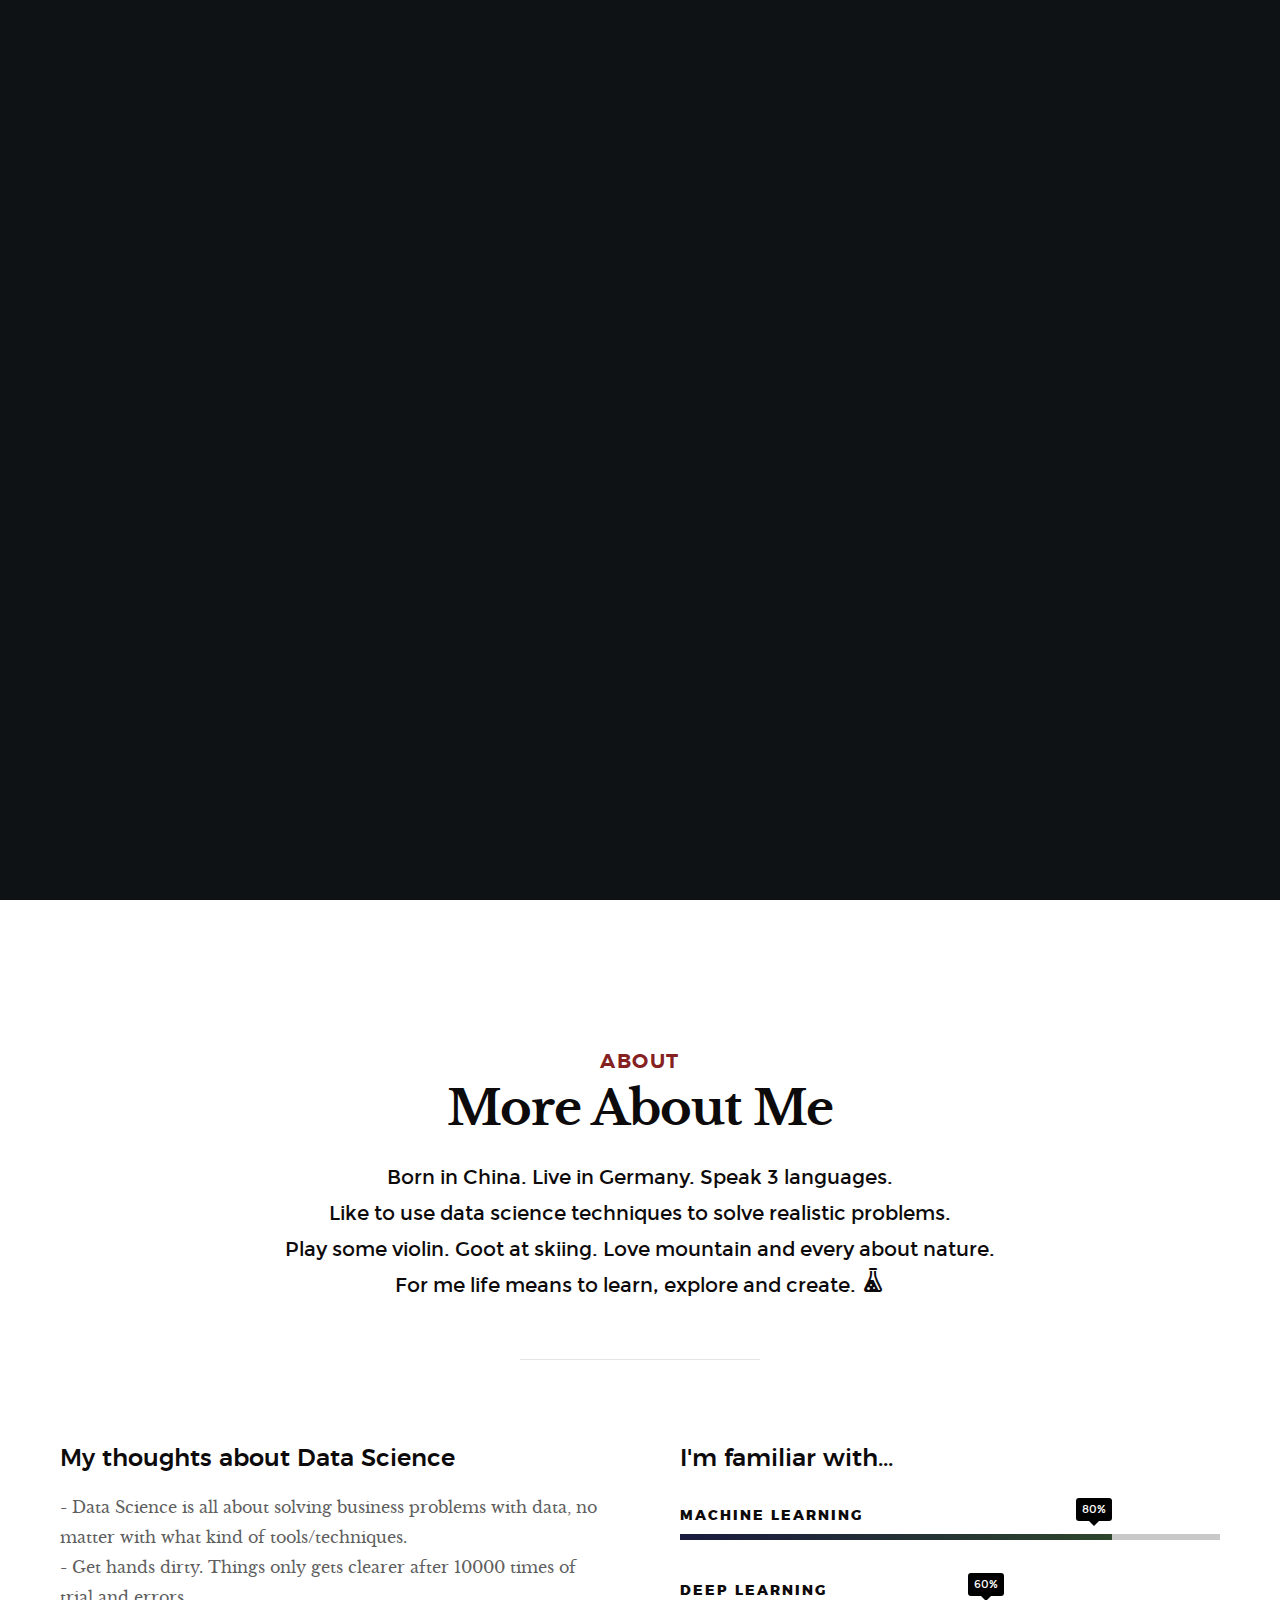
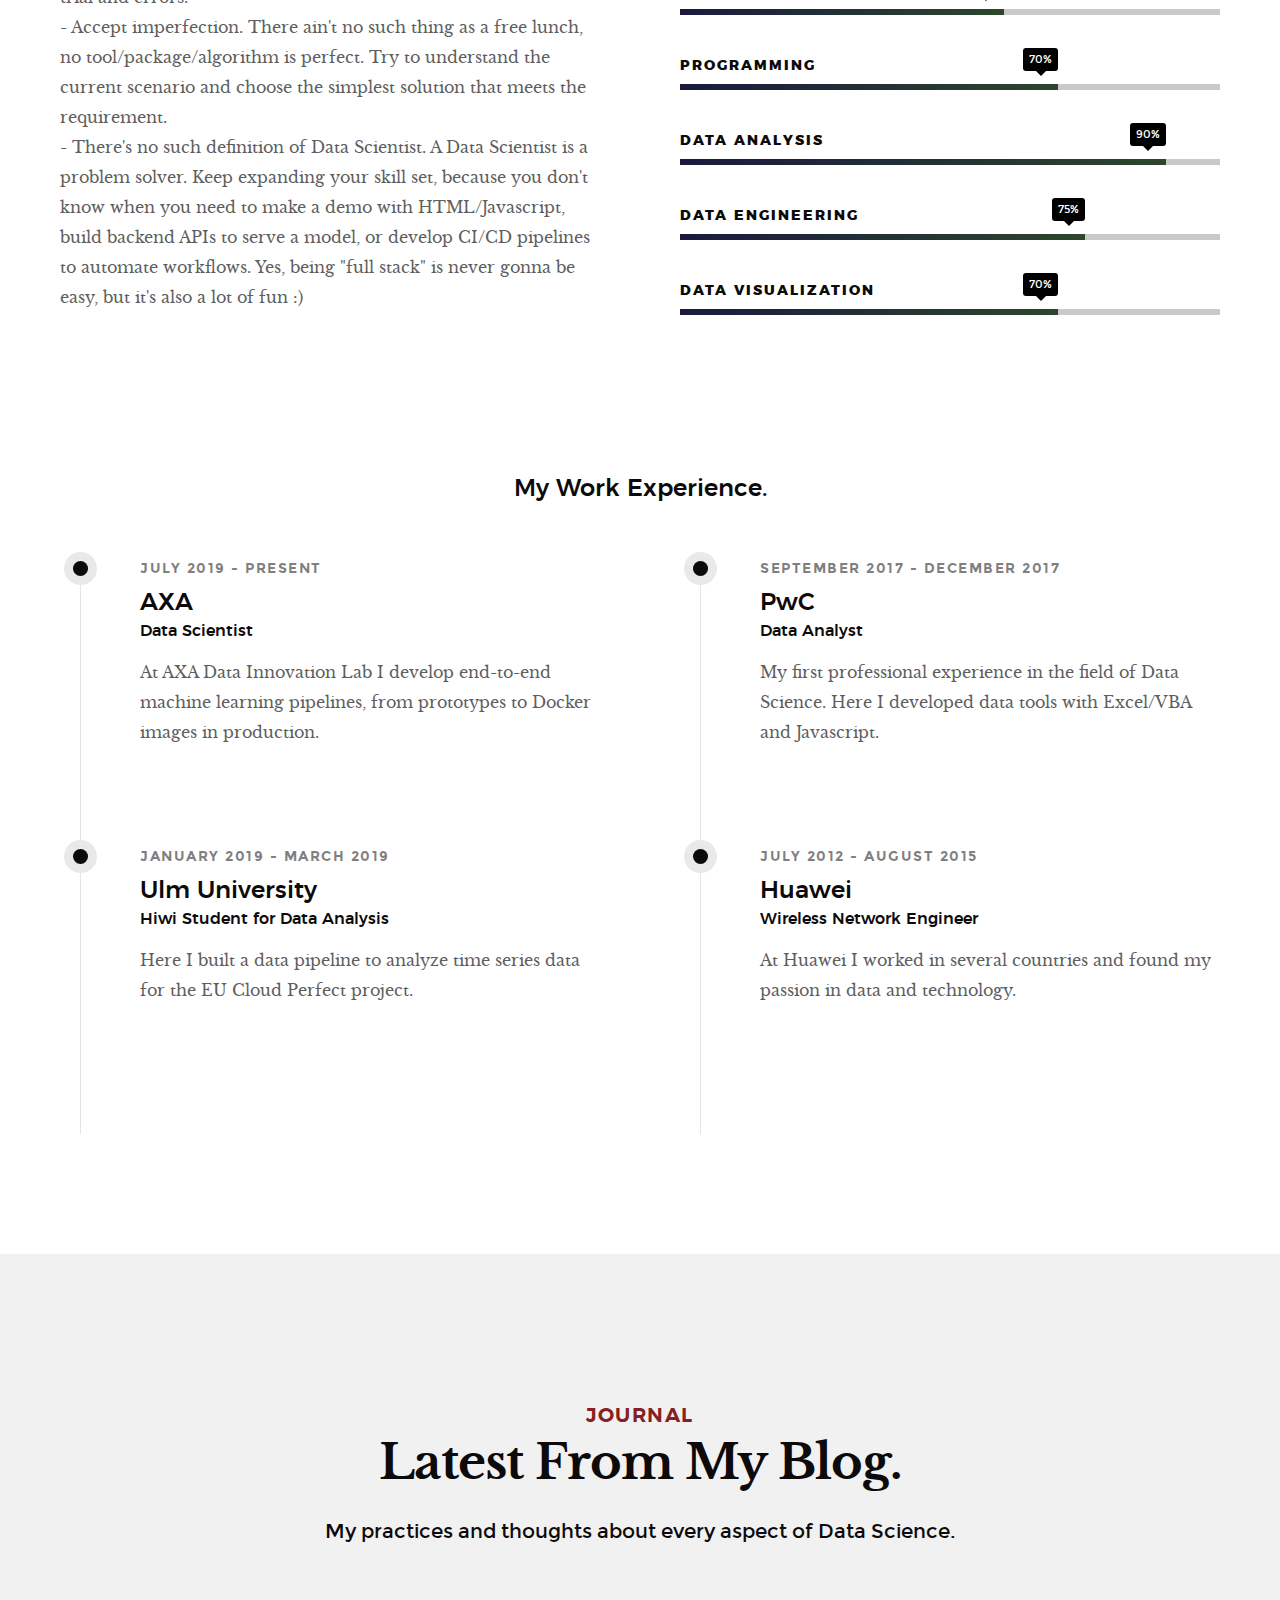
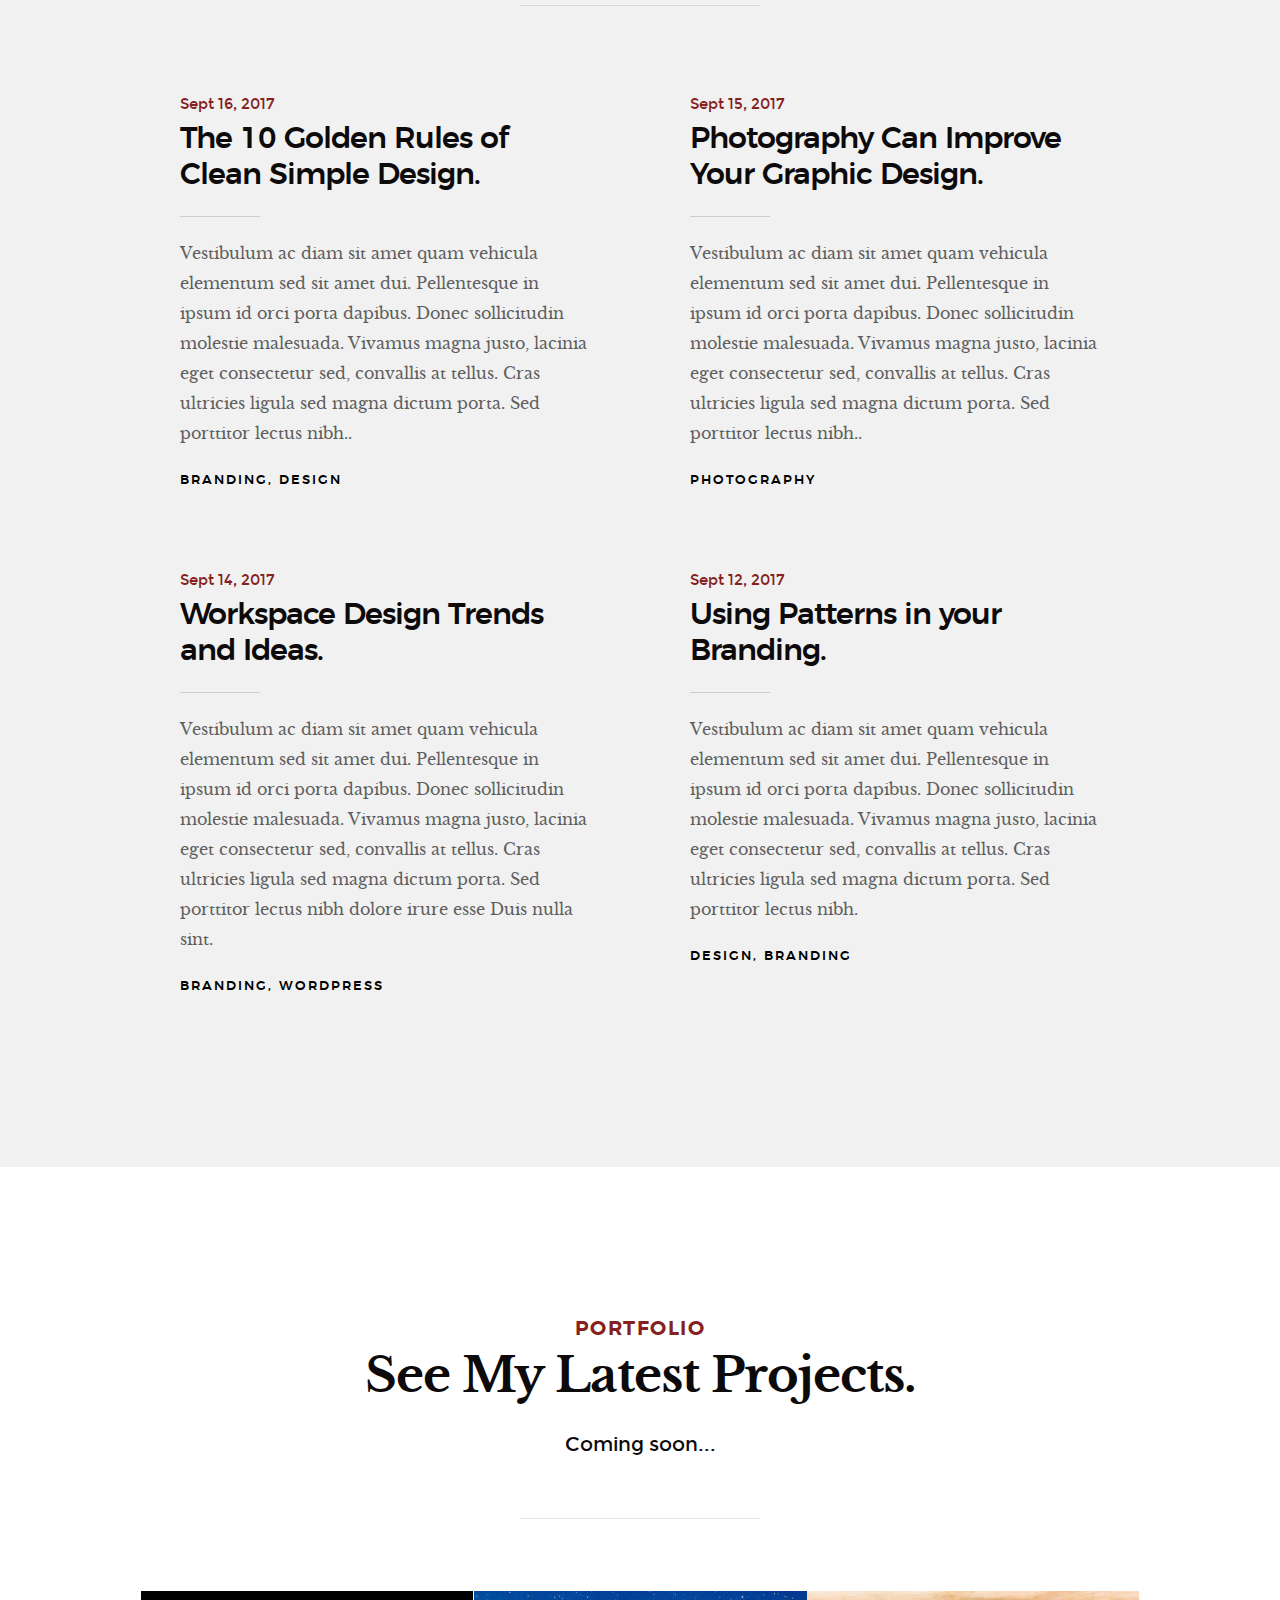
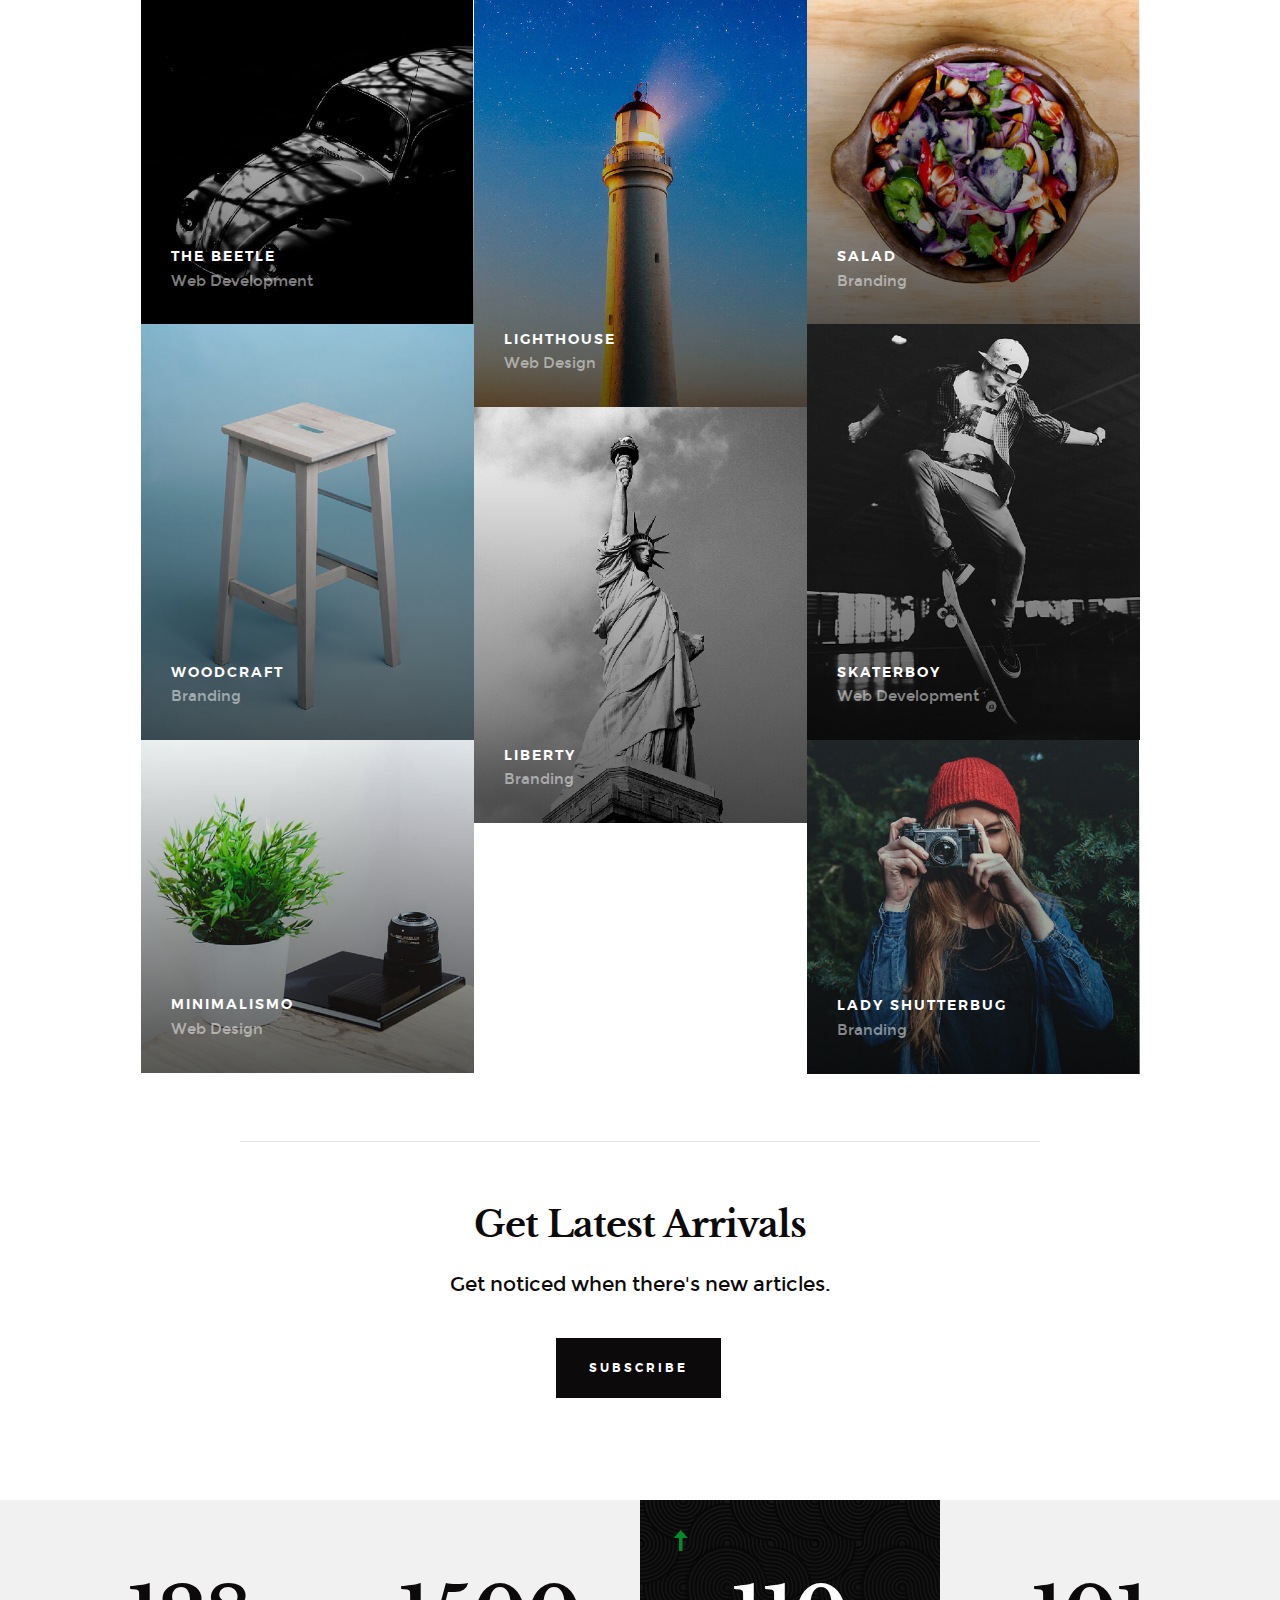
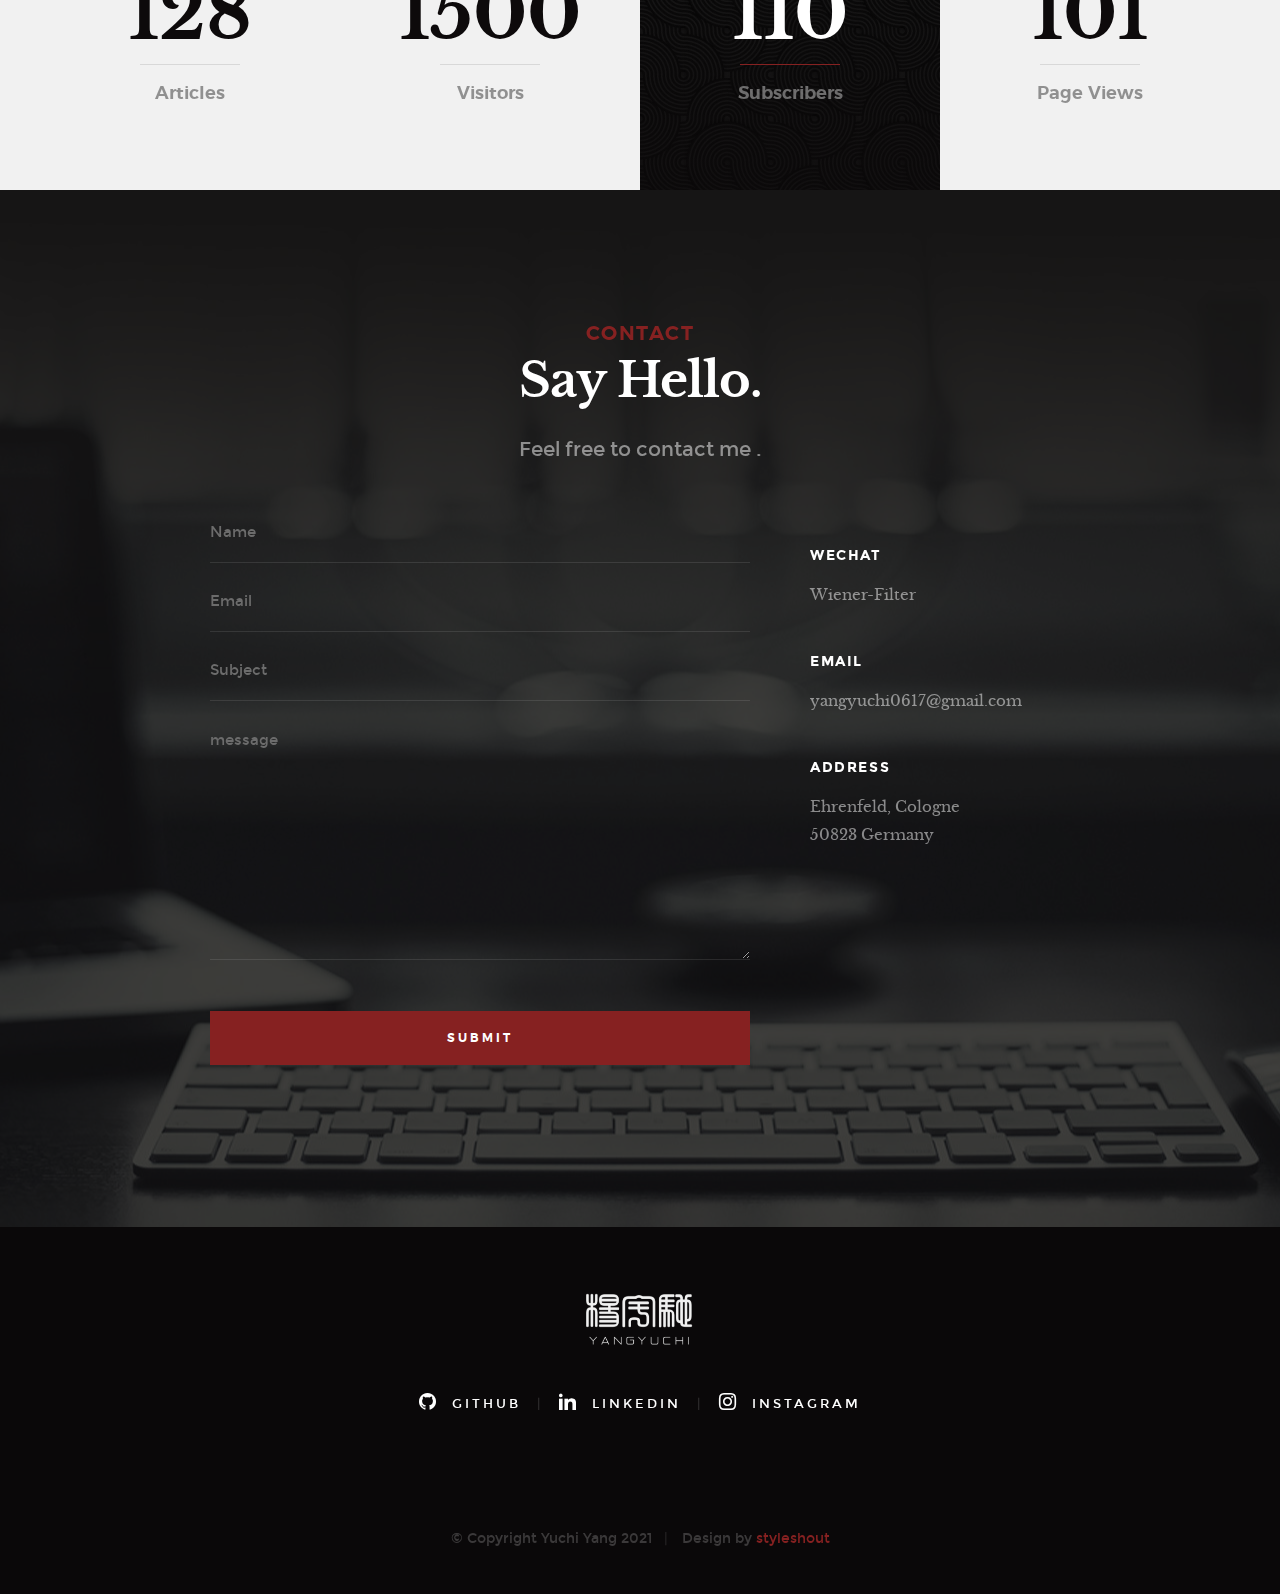
<file: index.html>
<!DOCTYPE html>
<!--[if lt IE 9 ]><html class="no-js oldie" lang="en"> <![endif]-->
<!--[if IE 9 ]><html class="no-js oldie ie9" lang="en"> <![endif]-->
<!--[if (gte IE 9)|!(IE)]><!-->
<html class="no-js" lang="en">
<!--<![endif]-->

<head>

    <!--- basic page needs
    ================================================== -->
    <meta charset="utf-8">
    <title>Yuchi's Blog</title>
    <meta name="description" content="This is my personal blog.">
    <meta name="author" content="">

    <!-- mobile specific metas
    ================================================== -->
    <meta name="viewport" content="width=device-width, initial-scale=1">

    <!-- CSS
    ================================================== -->
    <link rel="stylesheet" href="/theme/css/base.css" type="text/css" />
    <link rel="stylesheet" href="/theme/css/vendor.css" type="text/css" />
    <link rel="stylesheet" href="/theme/css/main.css" type="text/css" />

    <!-- script
    ================================================== -->
    <script src="/theme/js/modernizr.js"></script>
    <script src="/theme/js/pace.min.js"></script>

    <!-- favicons
    ================================================== -->
    <link rel="shortcut icon" href="/theme/images/favicon.ico" type="image/x-icon">
    <link rel="icon" href="/theme/images/favicon.ico" type="image/x-icon">

    <!-- Global site tag (gtag.js) - Google Analytics -->
    <script async src="https://www.googletagmanager.com/gtag/js?id=G-PTZLCWB4YG"></script>
    <script>
    window.dataLayer = window.dataLayer || [];
    function gtag(){dataLayer.push(arguments);}
    gtag('js', new Date());

    gtag('config', 'G-PTZLCWB4YG');
    </script>

</head>

<body id="top">

    <!-- header
    ================================================== -->
    <header class="s-header">

        <div class="header-logo">
            <a class="site-logo" href="index.html"><img src="/theme/images/logo.png" alt="Homepage"></a>
        </div>

        <nav class="header-nav-wrap">
            <ul class="header-nav">
                <li class="current"><a class="smoothscroll"  href="#home" title="home">Home</a></li>
                <li><a class="smoothscroll"  href="#about" title="about">About</a></li>
                <li><a class="smoothscroll"  href="#blog" title="blog">Blog</a></li>
                <li><a class="smoothscroll"  href="#projects" title="projects">Projects</a></li>
                <li><a class="smoothscroll"  href="#gallery" title="gallery">Gallery</a></li>
                <li><a class="smoothscroll"  href="#contact" title="contact">Contact</a></li>
            </ul>
        </nav>

        <a class="header-menu-toggle" href="#0"><span>Menu</span></a>

    </header> <!-- end s-header -->

   <!-- home
   ================================================== -->
   <section id="home" class="s-home page-hero target-section" data-parallax="scroll" data-image-src="/theme/images/hero-bg.jpg" data-natural-width=3000 data-natural-height=2000 data-position-y=center>

        <div class="overlay"></div>
        <div class="shadow-overlay"></div>

        <div class="home-content">

            <div class="row home-content__main">

                <h3>Hello There</h3>

                <h1>
                    I am Yuchi Yang <br>
                    a Full Stack Data Scientist <br>
                    based in Cologne, Germany.
                </h1>

                <div class="home-content__buttons">
                    <a href="#blog" class="smoothscroll btn btn--stroke">
                        Blog
                    </a>
                    <a href="#projects" class="smoothscroll btn btn--stroke">
                        Projects
                    </a>
                </div>

                <div class="home-content__scroll">
                    <a href="#about" class="scroll-link smoothscroll">
                        <span>Scroll Down</span>
                    </a>
                </div>

            </div>

        </div> <!-- end home-content -->

        <ul class="home-social">
            <li>
                <a href="#"><i class="im im-github" aria-hidden="true"></i><span>Github</span></a>
            </li> 
            <li>
                <a href="#"><i class="im im-instagram" aria-hidden="true"></i><span>Instagram</span></a>
            </li>
            <li>
                <a href="#"><i class="im im-linkedin" aria-hidden="true"></i><span>LinkedIn</span></a>
            </li> 
        </ul> 
        <!-- end home-social -->

    </section> <!-- end s-home -->


    <!-- about
    ================================================== -->
    <section id="about" class="s-about target-section">
        
        <div class="row narrow section-intro has-bottom-sep">
            <div class="col-full text-center">
                <h3>About</h3>
                <h1>More About Me</h1>
                <p class="lead">
                    Born in China. Live in Germany. Speak 3 languages. <br/>
                    Like to use data science techniques to solve realistic problems. <br/>
                    Play some violin. Goot at skiing. Love mountain and every about nature. <br/>
                    For me life means to learn, explore and create. <i class="im im-flask" aria-hidden="true"></i><br/>
                </p>
            </div>
        </div>

        <div class="row about-content">

            <div class="col-six tab-full left">
                <h3>My thoughts about Data Science</h3>

                    - Data Science is all about solving business problems with data, no matter with what kind of tools/techniques. </br>
                    - Get hands dirty. Things only gets clearer after 10000 times of trial and errors. </br> 
                    - Accept imperfection. There ain't no such thing as a free lunch, no tool/package/algorithm is perfect. Try to understand the current scenario and choose the simplest solution that meets the requirement. </br>
                    - There's no such definition of Data Scientist. A Data Scientist is a problem solver. Keep expanding your skill set, because you don't know when you need to make a demo with HTML/Javascript, build backend APIs to serve a model, or develop CI/CD pipelines to automate workflows. 
                    Yes, being "full stack" is never gonna be easy, but it's also a lot of fun :)
            </div>

            <div class="col-six tab-full right">
                <h3>I'm familiar with...</h3>

                <ul class="skill-bars">
                    <li>
                    <div class="progress percent80"><span>80%</span></div>
                    <strong>Machine Learning</strong>
                    </li>
                    <li>
                    <div class="progress percent60"><span>60%</span></div>
                    <strong>Deep Learning</strong>
                    </li>
                    <li>
                    <div class="progress percent70"><span>70%</span></div>
                    <strong>Programming</strong>
                    </li>
                    <li>
                    <div class="progress percent90"><span>90%</span></div>
                    <strong>Data Analysis</strong>
                    </li>
                    <li>
                    <div class="progress percent75"><span>75%</span></div>
                    <strong>Data Engineering</strong>
                    </li>   
                    <li>
                    <div class="progress percent70"><span>70%</span></div>
                    <strong>Data Visualization</strong>
                    </li>   
                </ul>
            </div>

        </div> <!-- end about-content -->


        <div class="row about-content about-content--timeline">

            <div class="col-full text-center">
                <h3>My Work Experience.</h3>
            </div>

            <div class="col-six tab-full left">
                <div class="timeline">

                    <div class="timeline__block">
                        <div class="timeline__bullet"></div>
                        <div class="timeline__header">
                            <p class="timeline__timeframe">July 2019 - Present</p>
                            <h3>AXA</h3>
                            <h5>Data Scientist</h5>
                        </div>
                        <div class="timeline__desc">
                            <p>At AXA Data Innovation Lab I develop end-to-end machine learning pipelines, from prototypes to Docker images in production.</p>
                        </div>
                    </div> <!-- end timeline__block -->

                    <div class="timeline__block">
                        <div class="timeline__bullet"></div>
                        <div class="timeline__header">
                            <p class="timeline__timeframe">January 2019 - March 2019</p>
                            <h3>Ulm University</h3>
                            <h5>Hiwi Student for Data Analysis</h5>
                        </div>
                        <div class="timeline__desc">
                            <p>Here I built a data pipeline to analyze time series data for the EU Cloud Perfect project. </p>
                        </div>
                    </div> <!-- end timeline__block -->

                </div> <!-- end timeline -->
            </div> <!-- end left -->

            <div class="col-six tab-full right">
                <div class="timeline">

                    <div class="timeline__block">
                        <div class="timeline__bullet"></div>
                        <div class="timeline__header">
                            <p class="timeline__timeframe">September 2017 - December 2017</p>
                            <h3>PwC</h3>
                            <h5>Data Analyst</h5>
                        </div>
                        <div class="timeline__desc">	
                            <p>My first professional experience in the field of Data Science. Here I developed data tools with Excel/VBA and Javascript.</p>
                        </div>
                    </div> <!-- end timeline__block -->

                    <div class="timeline__block">
                        <div class="timeline__bullet"></div>
                        <div class="timeline__header">
                            <p class="timeline__timeframe">July 2012 - August 2015</p>
                            <h3>Huawei</h3>
                            <h5>Wireless Network Engineer</h5>
                        </div>
                        <div class="timeline__desc">
                            <p>At Huawei I worked in several countries and found my passion in data and technology.</p>
                        </div>
                    </div> <!-- end timeline__block -->

                </div> <!-- end timeline -->
            </div> <!-- end right -->

        </div> <!-- end about-content timeline -->

    </section> <!-- end about -->

    

    <!-- blog
    ================================================== -->
    <section id="blog" class="s-blog target-section">

        <div class="row narrow section-intro has-bottom-sep">
            <div class="col-full">
                <h3>Journal</h3>
                <h1>Latest From My Blog.</h1>
                <p class="lead">My practices and thoughts about every aspect of Data Science.</p>
            </div>
        </div>

        <div class="row blog-content">
            <div class="col-full">

                <div class="blog-list block-1-2 block-tab-full">
                    <article class="col-block">
                                
                        <div class="blog-date">
                            <a href="blog-single.html">Sept 16, 2017</a>
                        </div>  
                        
                        <h2 class="h01"><a href="blog-single.html">The 10 Golden Rules of Clean Simple Design.</a></h2>
                        <p>
                        Vestibulum ac diam sit amet quam vehicula elementum sed sit amet dui. Pellentesque in ipsum id orci porta dapibus. Donec sollicitudin molestie malesuada. Vivamus magna justo, lacinia eget consectetur sed, convallis at tellus. Cras ultricies ligula sed magna dictum porta. Sed porttitor lectus nibh..
                        </p>

                        <div class="blog-cat">
                                <a href="blog.html">Branding</a><a href="blog.html">Design</a>
                        </div>

                        
                    </article>
                    <article class="col-block">
                                
                        <div class="blog-date">
                            <a href="blog-single.html">Sept 15, 2017</a>
                        </div>  
                        
                        <h2 class="h01"><a href="blog-single.html">Photography Can Improve Your Graphic Design.</a></h2>
                        <p>
                        Vestibulum ac diam sit amet quam vehicula elementum sed sit amet dui. Pellentesque in ipsum id orci porta dapibus. Donec sollicitudin molestie malesuada. Vivamus magna justo, lacinia eget consectetur sed, convallis at tellus. Cras ultricies ligula sed magna dictum porta. Sed porttitor lectus nibh..
                        </p>

                        <div class="blog-cat">
                            <a href="blog.html">Photography</a>
                        </div>

                        
                    </article>
                    <article class="col-block">
                        
                        <div class="blog-date">
                            <a href="blog-single.html">Sept 14, 2017</a>
                        </div>

                        <h2 class="h01"><a href="blog-single.html">Workspace Design Trends and Ideas.</a></h2>
                        <p>
                        Vestibulum ac diam sit amet quam vehicula elementum sed sit amet dui. Pellentesque in ipsum id orci porta dapibus. Donec sollicitudin molestie malesuada. Vivamus magna justo, lacinia eget consectetur sed, convallis at tellus. Cras ultricies ligula sed magna dictum porta. Sed porttitor lectus nibh dolore irure esse Duis nulla sint.
                        </p>

                        <div class="blog-cat">
                            <a href="blog.html">Branding</a><a href="blog.html">Wordpress</a>
                        </div>
                    </article>
                    <article class="col-block">
                        
                        <div class="blog-date">
                            <a href="blog-single.html">Sept 12, 2017</a>
                        </div>    
                        <h2 class="h01"><a href="blog-single.html">Using Patterns in your Branding.</a></h2>
                        <p>
                        Vestibulum ac diam sit amet quam vehicula elementum sed sit amet dui. Pellentesque in ipsum id orci porta dapibus. Donec sollicitudin molestie malesuada. Vivamus magna justo, lacinia eget consectetur sed, convallis at tellus. Cras ultricies ligula sed magna dictum porta. Sed porttitor lectus nibh.
                        </p>

                        <div class="blog-cat">
                            <a href="blog.html">Design</a><a href="blog.html">Branding</a>
                        </div>
                    </article>
                </div> <!-- end blog-list -->

            </div> <!-- end col-full -->
        </div> <!-- end blog-content -->

    </section> <!-- end s-blog -->


    <!-- projects 
    ================================================== -->
    <section id="projects" class="s-works target-section">

        <div class="row narrow section-intro has-bottom-sep">
            <div class="col-full">
                <h3>Portfolio</h3>
                <h1>See My Latest Projects.</h1>
                
                <p class="lead">Coming soon...</p>
            </div>
        </div>

        <div class="row masonry-wrap">
            <div class="masonry">

                <div class="masonry__brick">
                    <div class="item-folio">

                        <div class="item-folio__thumb">
                            <a href="/theme/images/portfolio/gallery/g-beetle.jpg" class="thumb-link" title="The Beetle Car" data-size="1050x700">
                                <img src="/theme/images/portfolio/beetle.jpg" 
                                     srcset="/theme/images/portfolio/beetle.jpg 1x, /theme/images/portfolio/beetle@2x.jpg 2x" alt="">
                                <span class="shadow-overlay"></span>
                            </a>
                        </div>

                        <div class="item-folio__text">
                            <h3 class="item-folio__title">
                                The Beetle
                            </h3>
                            <p class="item-folio__cat">
                                Web Development
                            </p>
                        </div>

                        <a href="https://www.behance.net/" class="item-folio__project-link" title="Project link">
                            <i class="im im-link"></i>
                        </a>

                        <div class="item-folio__caption">
                            <p>Vero molestiae sed aut natus excepturi. Et tempora numquam. Temporibus iusto quo.Unde dolorem corrupti neque nisi.</p>
                        </div>

                    </div> <!-- end item-folio -->
                </div> <!-- end masonry__brick -->

                <div class="masonry__brick">
                    <div class="item-folio">

                        <div class="item-folio__thumb">
                            <a href="/theme/images/portfolio/gallery/g-lighthouse.jpg" class="thumb-link" title="Lighthouse" data-size="1050x700">
                                <img src="/theme/images/portfolio/lighthouse.jpg" 
                                     srcset="/theme/images/portfolio/lighthouse.jpg 1x, /theme/images/portfolio/lighthouse@2x.jpg 2x" alt="">
                                <span class="shadow-overlay"></span>
                            </a>
                        </div>

                        <div class="item-folio__text">
                            <h3 class="item-folio__title">
                                Lighthouse
                            </h3>
                            <p class="item-folio__cat">
                                Web Design
                            </p>
                        </div>

                        <a href="https://www.behance.net/" class="item-folio__project-link" title="Project link">
                            <i class="im im-link"></i>
                        </a>

                        <div class="item-folio__caption">
                            <p>Vero molestiae sed aut natus excepturi. Et tempora numquam. Temporibus iusto quo.Unde dolorem corrupti neque nisi.</p>
                        </div>

                    </div> <!-- end item-folio -->
                </div> <!-- end masonry__brick -->

                <div class="masonry__brick">
                    <div class="item-folio">

                        <div class="item-folio__thumb">
                            <a href="/theme/images/portfolio/gallery/g-salad.jpg" class="thumb-link" data-size="1050x700">
                                <img src="/theme/images/portfolio/salad.jpg" 
                                     srcset="/theme/images/portfolio/salad.jpg 1x, /theme/images/portfolio/salad@2x.jpg 2x" alt="">
                                <span class="shadow-overlay"></span>
                            </a>
                        </div>

                        <div class="item-folio__text">
                            <h3 class="item-folio__title">
                                Salad
                            </h3>
                            <p class="item-folio__cat">
                                Branding
                            </p>
                        </div>

                        <a href="https://www.behance.net/" class="item-folio__project-link" title="Project link">
                            <i class="im im-link"></i>
                        </a>

                        <span class="item-folio__caption">
                            <p>Vero molestiae sed aut natus excepturi. Et tempora numquam. Temporibus iusto quo.Unde dolorem corrupti neque nisi.</p>
                        </span>

                    </div> <!-- end item-folio -->
                </div> <!-- end masonry__brick -->

                <div class="masonry__brick">
                    <div class="item-folio">

                        <div class="item-folio__thumb">
                            <a href="/theme/images/portfolio/gallery/g-woodcraft.jpg" class="thumb-link" data-size="1050x700">
                                <img src="/theme/images/portfolio/woodcraft.jpg"
                                     srcset="/theme/images/portfolio/woodcraft.jpg 1x, /theme/images/portfolio/woodcraft@2x.jpg 2x" alt="">
                                <span class="shadow-overlay"></span>
                            </a>
                        </div>

                        <div class="item-folio__text">
                            <h3 class="item-folio__title">
                                Woodcraft
                            </h3>
                            <p class="item-folio__cat">
                                Branding
                            </p>
                        </div>

                        <a href="https://www.behance.net/" class="item-folio__project-link" title="Project link">
                            <i class="im im-link"></i>
                        </a>

                        <span class="item-folio__caption">
                            <p>Vero molestiae sed aut natus excepturi. Et tempora numquam. Temporibus iusto quo.Unde dolorem corrupti neque nisi.</p>
                        </span>

                    </div> <!-- end item-folio -->
                </div> <!-- end masonry__brick -->

                <div class="masonry__brick">
                    <div class="item-folio">

                        <div class="item-folio__thumb">
                            <a href="/theme/images/portfolio/gallery/g-skaterboy.jpg" class="thumb-link" data-size="1050x700">
                                <img src="/theme/images/portfolio/skaterboy.jpg"
                                     srcset="/theme/images/portfolio/skaterboy.jpg 1x, /theme/images/portfolio/skaterboy@2x.jpg 2x" alt="">
                                <span class="shadow-overlay"></span>
                            </a>
                        </div>

                        <div class="item-folio__text">
                            <h3 class="item-folio__title">
                                Skaterboy
                            </h3>
                            <p class="item-folio__cat">
                                Web Development
                            </p>
                        </div>

                        <a href="https://www.behance.net/" class="item-folio__project-link" title="Project link">
                            <i class="im im-link"></i>
                        </a>

                        <span class="item-folio__caption">
                            <p>Vero molestiae sed aut natus excepturi. Et tempora numquam. Temporibus iusto quo.Unde dolorem corrupti neque nisi.</p>
                        </span>

                    </div> <!-- end item-folio -->
                </div> <!-- end masonry__brick -->

                <div class="masonry__brick">
                    <div class="item-folio">

                        <div class="item-folio__thumb">
                            <a href="/theme/images/portfolio/gallery/g-liberty.jpg" class="thumb-link" data-size="1050x700">
                                <img src="/theme/images/portfolio/liberty.jpg"
                                     srcset="/theme/images/portfolio/liberty.jpg 1x, /theme/images/portfolio/liberty@2x.jpg 2x" alt="">
                                <span class="shadow-overlay"></span>
                            </a>
                        </div>

                        <div class="item-folio__text">
                            <h3 class="item-folio__title">
                                Liberty
                            </h3>
                            <p class="item-folio__cat">
                                Branding
                            </p>
                        </div>

                        <a href="https://www.behance.net/" class="item-folio__project-link" title="Project link">
                            <i class="im im-link"></i>
                        </a>

                        <span class="item-folio__caption">
                            <p>Vero molestiae sed aut natus excepturi. Et tempora numquam. Temporibus iusto quo.Unde dolorem corrupti neque nisi.</p>
                        </span>

                    </div> <!-- end item-folio -->
                </div> <!-- end masonry__brick -->

                <div class="masonry__brick">
                    <div class="item-folio">

                        <div class="item-folio__thumb">
                            <a href="/theme/images/portfolio/gallery/g-minimalismo.jpg" class="thumb-link" data-size="1050x700">
                                <img src="/theme/images/portfolio/minimalismo.jpg"
                                     srcset="/theme/images/portfolio/minimalismo.jpg 1x, /theme/images/portfolio/minimalismo@2x.jpg 2x" alt="">
                                <span class="shadow-overlay"></span>
                            </a>
                        </div>

                        <div class="item-folio__text">
                            <h3 class="item-folio__title">
                                Minimalismo
                            </h3>
                            <p class="item-folio__cat">
                                Web Design
                            </p>
                        </div>

                        <a href="https://www.behance.net/" class="item-folio__project-link" title="Project link">
                            <i class="im im-link"></i>
                        </a>

                        <span class="item-folio__caption">
                            <p>Vero molestiae sed aut natus excepturi. Et tempora numquam. Temporibus iusto quo.Unde dolorem corrupti neque nisi.</p>
                        </span>

                    </div> <!-- end item-folio -->
                </div> <!-- end masonry__brick -->

                <div class="masonry__brick">
                    <div class="item-folio">

                        <div class="item-folio__thumb">
                            <a href="/theme/images/portfolio/gallery/g-shutterbug.jpg" class="thumb-link" data-size="1050x700">
                                <img src="/theme/images/portfolio/shutterbug.jpg"
                                     srcset="/theme/images/portfolio/shutterbug.jpg 1x, /theme/images/portfolio/shutterbug@2x.jpg 2x" alt="">
                                <span class="shadow-overlay"></span>
                            </a>
                        </div>

                        <div class="item-folio__text">
                            <h3 class="item-folio__title">
                                Lady Shutterbug
                            </h3>
                            <p class="item-folio__cat">
                                Branding
                            </p>
                        </div>

                        <a href="https://www.behance.net/" class="item-folio__project-link" title="Project link">
                            <i class="im im-link"></i>
                        </a>

                        <span class="item-folio__caption">
                            <p>Vero molestiae sed aut natus excepturi. Et tempora numquam. Temporibus iusto quo.Unde dolorem corrupti neque nisi.</p>
                        </span>

                    </div> <!-- end item-folio -->
                </div> <!-- end masonry__brick -->

            </div>
        </div> <!-- end masonry -->

    </section> <!-- end projects -->


    <!-- s-cta
    ================================================== -->
    <section class="s-cta">
        <h6 id="subscribe" style="margin: 0;"></h6> 
        <div class="row narrow cta">

            <div class="col-full cta__content">

                <h2 class="h01"><a class="open-popup" style="font-family: 'librebaskerville-bold',serif">Get Latest Arrivals</a></h2>

                <p class="lead">
                    Get noticed when there's new articles.
                </p>

                <div class="cta__action">
                    <a class="btn btn--primary btn--large" style="color: #FFFFFF">Subscribe</a>
                </div>	

            </div>

        </div> <!-- end cta -->
        
    </section>


    <!-- s-stats
    ================================================== -->
    <section id="stats" class="s-stats">
        <div class="row block-1-4 block-tab-1-2 block-mob-full stats">

            <div class="col-block stats__col ">
                <div class="stats__count">
                    128
                </div>
                <h4>Articles</h4>
            </div>
            <div class="col-block stats__col">
                <div class="stats__count">
                    1500
                </div>
                <h4>Visitors</h4>
            </div>
            <div class="col-block stats__col stats__col--highlight">
                <div class="stats__upsign">
                    <a href="#subscribe"><i class="im im-arrow-up" aria-hidden="true"></i></a>
                </div>
                <div class="stats__count">
                    110
                </div>
                <h4>Subscribers</h4>
            </div>
            <div class="col-block stats__col">
                <div class="stats__count">
                    101
                </div>
                <h4>Page Views</h4> 
            </div>

        </div>
    </section> <!-- end s-stats -->


    <!-- s-stats
    ================================================== -->
    <section id="contact" class="s-contact target-section">

        <div class="overlay"></div>

        <div class="row narrow section-intro">
            <div class="col-full">
                <h3>Contact</h3>
                <h1>Say Hello.</h1>
                
                <p class="lead">Feel free to contact me .</p>
            </div>
        </div>

        <div class="row contact__main">
            <div class="col-eight tab-full contact__form">
                <form name="contactForm" id="contactForm" method="post" action="">
                    <fieldset>
    
                    <div class="form-field">
                        <input name="contactName" type="text" id="contactName" placeholder="Name" value="" minlength="2" required="" aria-required="true" class="full-width">
                    </div>
                    <div class="form-field">
                        <input name="contactEmail" type="email" id="contactEmail" placeholder="Email" value="" required="" aria-required="true" class="full-width">
                    </div>
                    <div class="form-field">
                        <input name="contactSubject" type="text" id="contactSubject" placeholder="Subject" value="" class="full-width">
                    </div>
                    <div class="form-field">
                        <textarea name="contactMessage" id="contactMessage" placeholder="message" rows="10" cols="50" required="" aria-required="true" class="full-width"></textarea>
                    </div>
                    <div class="form-field">
                        <button class="full-width btn--primary">Submit</button>
                        <div class="submit-loader">
                            <div class="text-loader">Sending...</div>
                            <div class="s-loader">
                                <div class="bounce1"></div>
                                <div class="bounce2"></div>
                                <div class="bounce3"></div>
                            </div>
                        </div>
                    </div>
    
                    </fieldset>
                </form>

                <!-- contact-warning -->
                <div class="message-warning">
                    Something went wrong. Please try again.
                </div> 
            
                <!-- contact-success -->
                <div class="message-success">
                    Your message was sent, thank you!<br>
                </div>
                        
            </div>
            <div class="col-four tab-full contact__infos">
                <h4 class="h06">WeChat</h4>
                <p>
                Wiener-Filter
                </p>

                <h4 class="h06">Email</h4>
                <p>yangyuchi0617@gmail.com
                </p>

                <h4 class="h06">Address</h4>
                <p>
                Ehrenfeld, Cologne<br>
                50823 Germany
                </p>
            </div>

        </div>

    </section> <!-- end s-contact -->


    <!-- footer
    ================================================== -->
    <footer>
        <div class="row">
            <div class="col-full">

                <div class="footer-logo">
                    <a class="footer-site-logo" href="#0"><img src="/theme/images/logo.png" alt="Homepage"></a>
                </div>

                <ul class="footer-social">
                    <li><a href="#0">
                        <i class="im im-github" aria-hidden="true"></i>
                        <span>Github</span>
                    </a></li>
                    <li><a href="#0">
                        <i class="im im-linkedin" aria-hidden="true"></i>
                        <span>LinkedIn</span>
                    </a></li>
                    <li><a href="#0">
                        <i class="im im-instagram" aria-hidden="true"></i>
                        <span>Instagram</span>
                    </a></li>
                </ul>
                    
            </div>
        </div>

        <div class="row footer-bottom">

            <div class="col-twelve">
                <div class="copyright">
                    <span>© Copyright Yuchi Yang 2021</span> 
                    <span>Design by <a href="https://www.styleshout.com/">styleshout</a></span>	
                </div>

                <div class="go-top">
                <a class="smoothscroll" title="Back to Top" href="#top"><i class="im im-arrow-up" aria-hidden="true"></i></a>
                </div>
            </div>

        </div> <!-- end footer-bottom -->

    </footer> <!-- end footer -->


    <!-- photoswipe background
    ================================================== -->
    <div aria-hidden="true" class="pswp" role="dialog" tabindex="-1">

        <div class="pswp__bg"></div>
        <div class="pswp__scroll-wrap">

            <div class="pswp__container">
                <div class="pswp__item"></div>
                <div class="pswp__item"></div>
                <div class="pswp__item"></div>
            </div>

            <div class="pswp__ui pswp__ui--hidden">
                <div class="pswp__top-bar">
                    <div class="pswp__counter"></div><button class="pswp__button pswp__button--close" title="Close (Esc)"></button> <button class="pswp__button pswp__button--share" title=
                    "Share"></button> <button class="pswp__button pswp__button--fs" title="Toggle fullscreen"></button> <button class="pswp__button pswp__button--zoom" title=
                    "Zoom in/out"></button>
                    <div class="pswp__preloader">
                        <div class="pswp__preloader__icn">
                            <div class="pswp__preloader__cut">
                                <div class="pswp__preloader__donut"></div>
                            </div>
                        </div>
                    </div>
                </div>
                <div class="pswp__share-modal pswp__share-modal--hidden pswp__single-tap">
                    <div class="pswp__share-tooltip"></div>
                </div><button class="pswp__button pswp__button--arrow--left" title="Previous (arrow left)"></button> <button class="pswp__button pswp__button--arrow--right" title=
                "Next (arrow right)"></button>
                <div class="pswp__caption">
                    <div class="pswp__caption__center"></div>
                </div>
            </div>

        </div>

    </div><!-- end photoSwipe background -->

    <div id="preloader">
        <div id="loader"></div>
    </div>


    <!-- Java Script
    ================================================== -->
    <script src="/theme/js/jquery-3.2.1.min.js"></script>
    <script src="/theme/js/plugins.js"></script>
    <script src="/theme/js/main.js"></script>

</body>

</html>
</file>
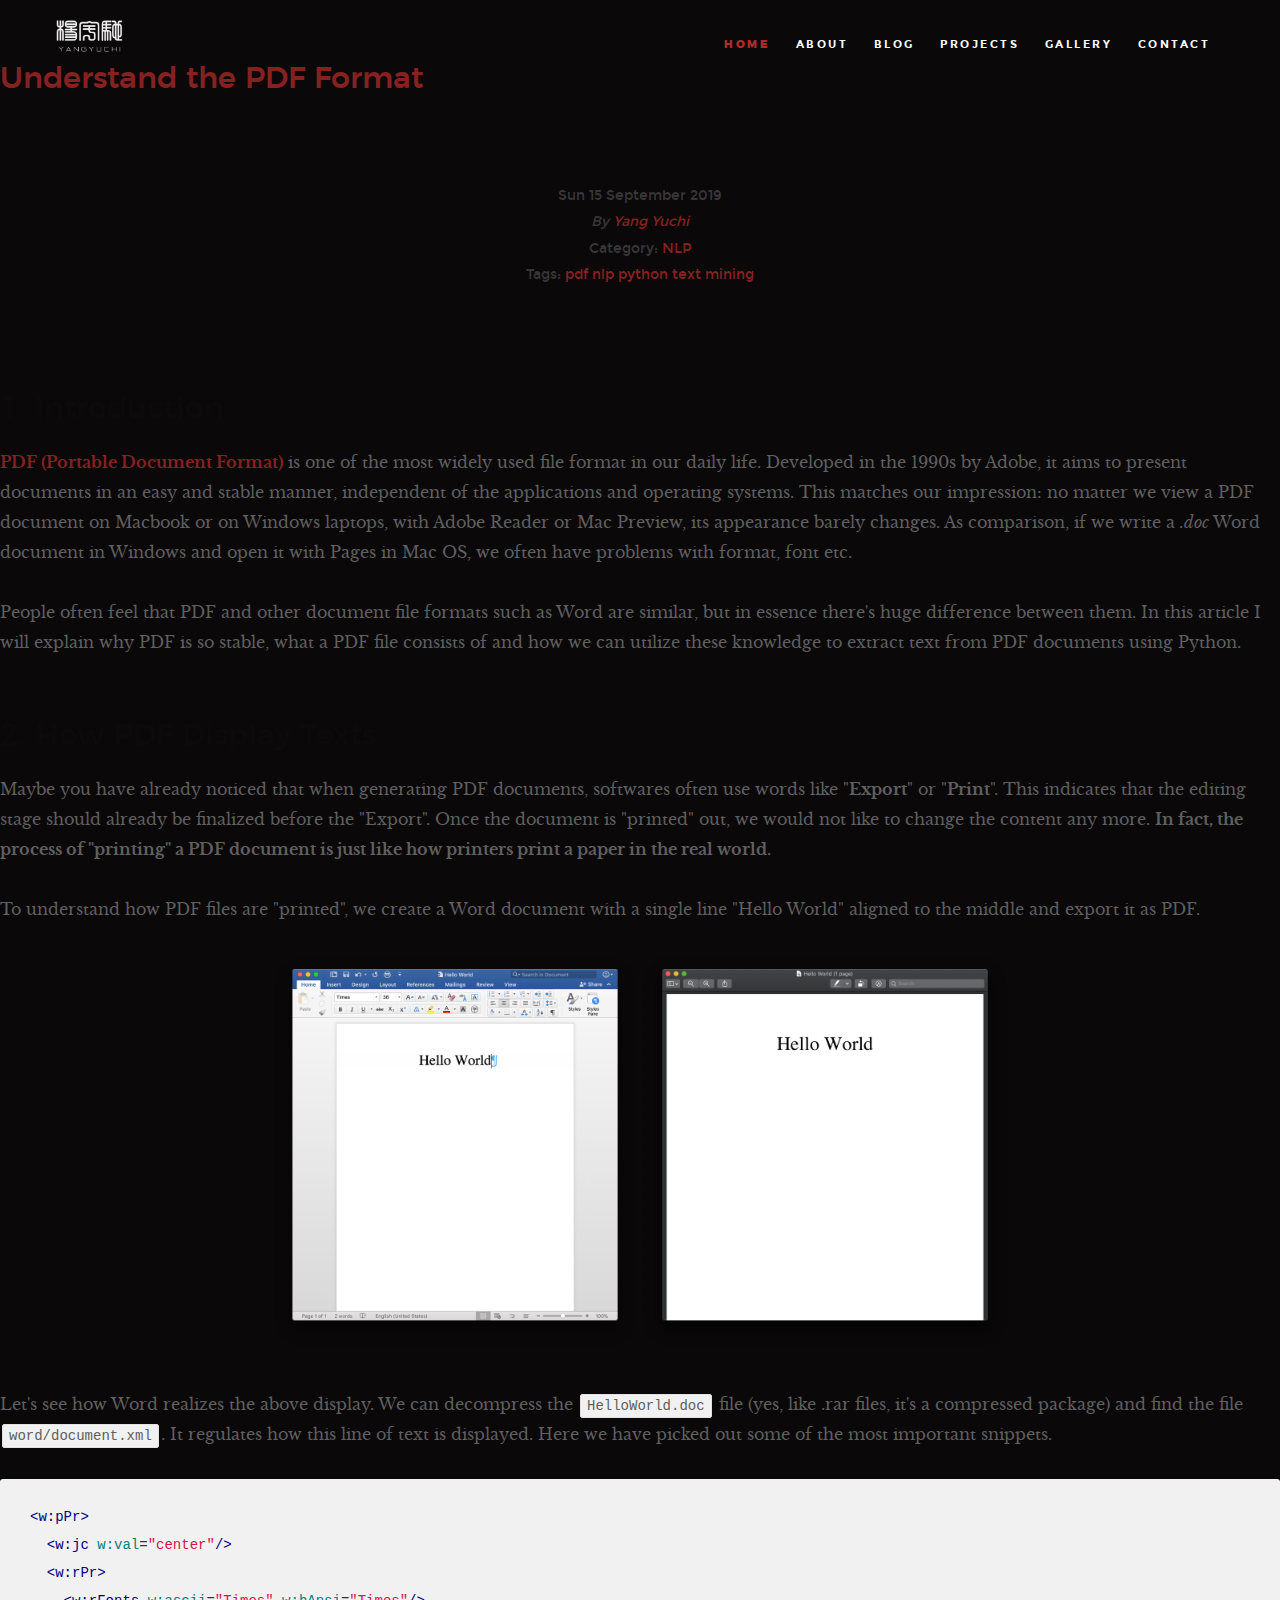
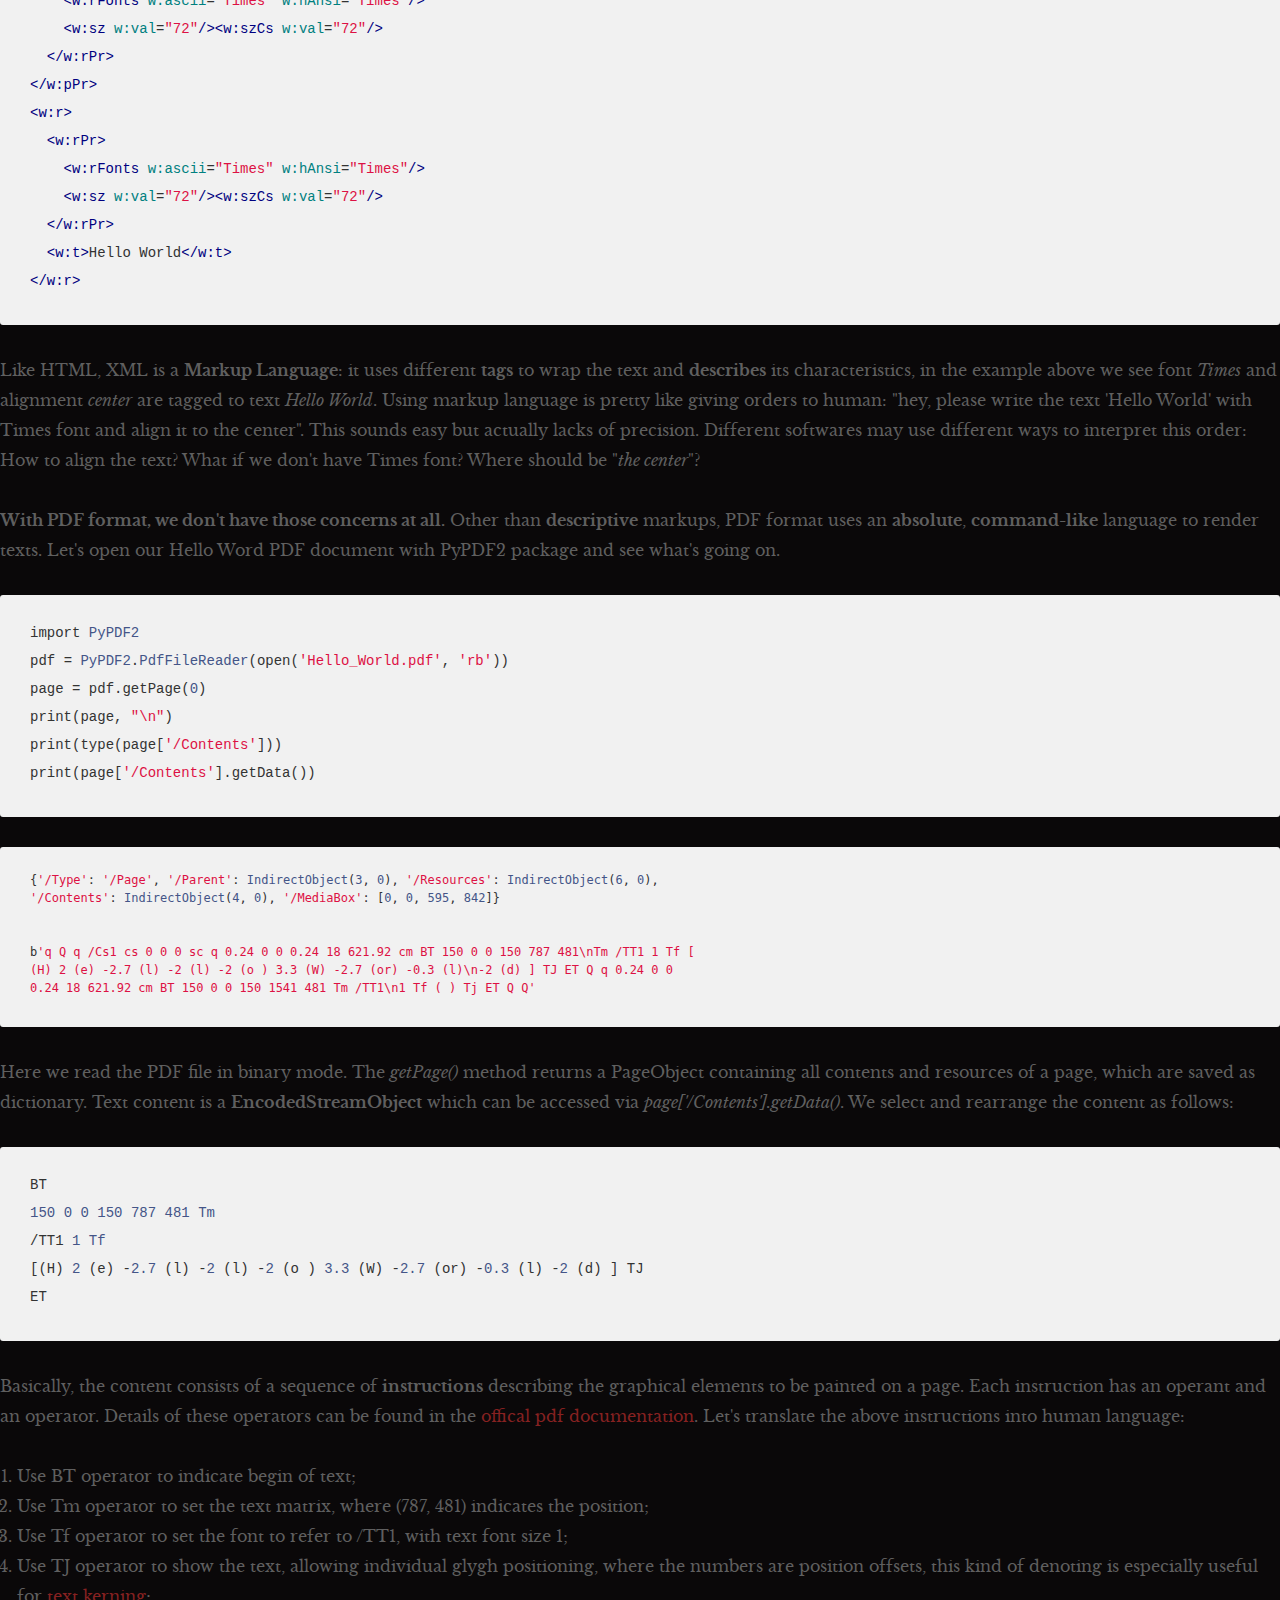
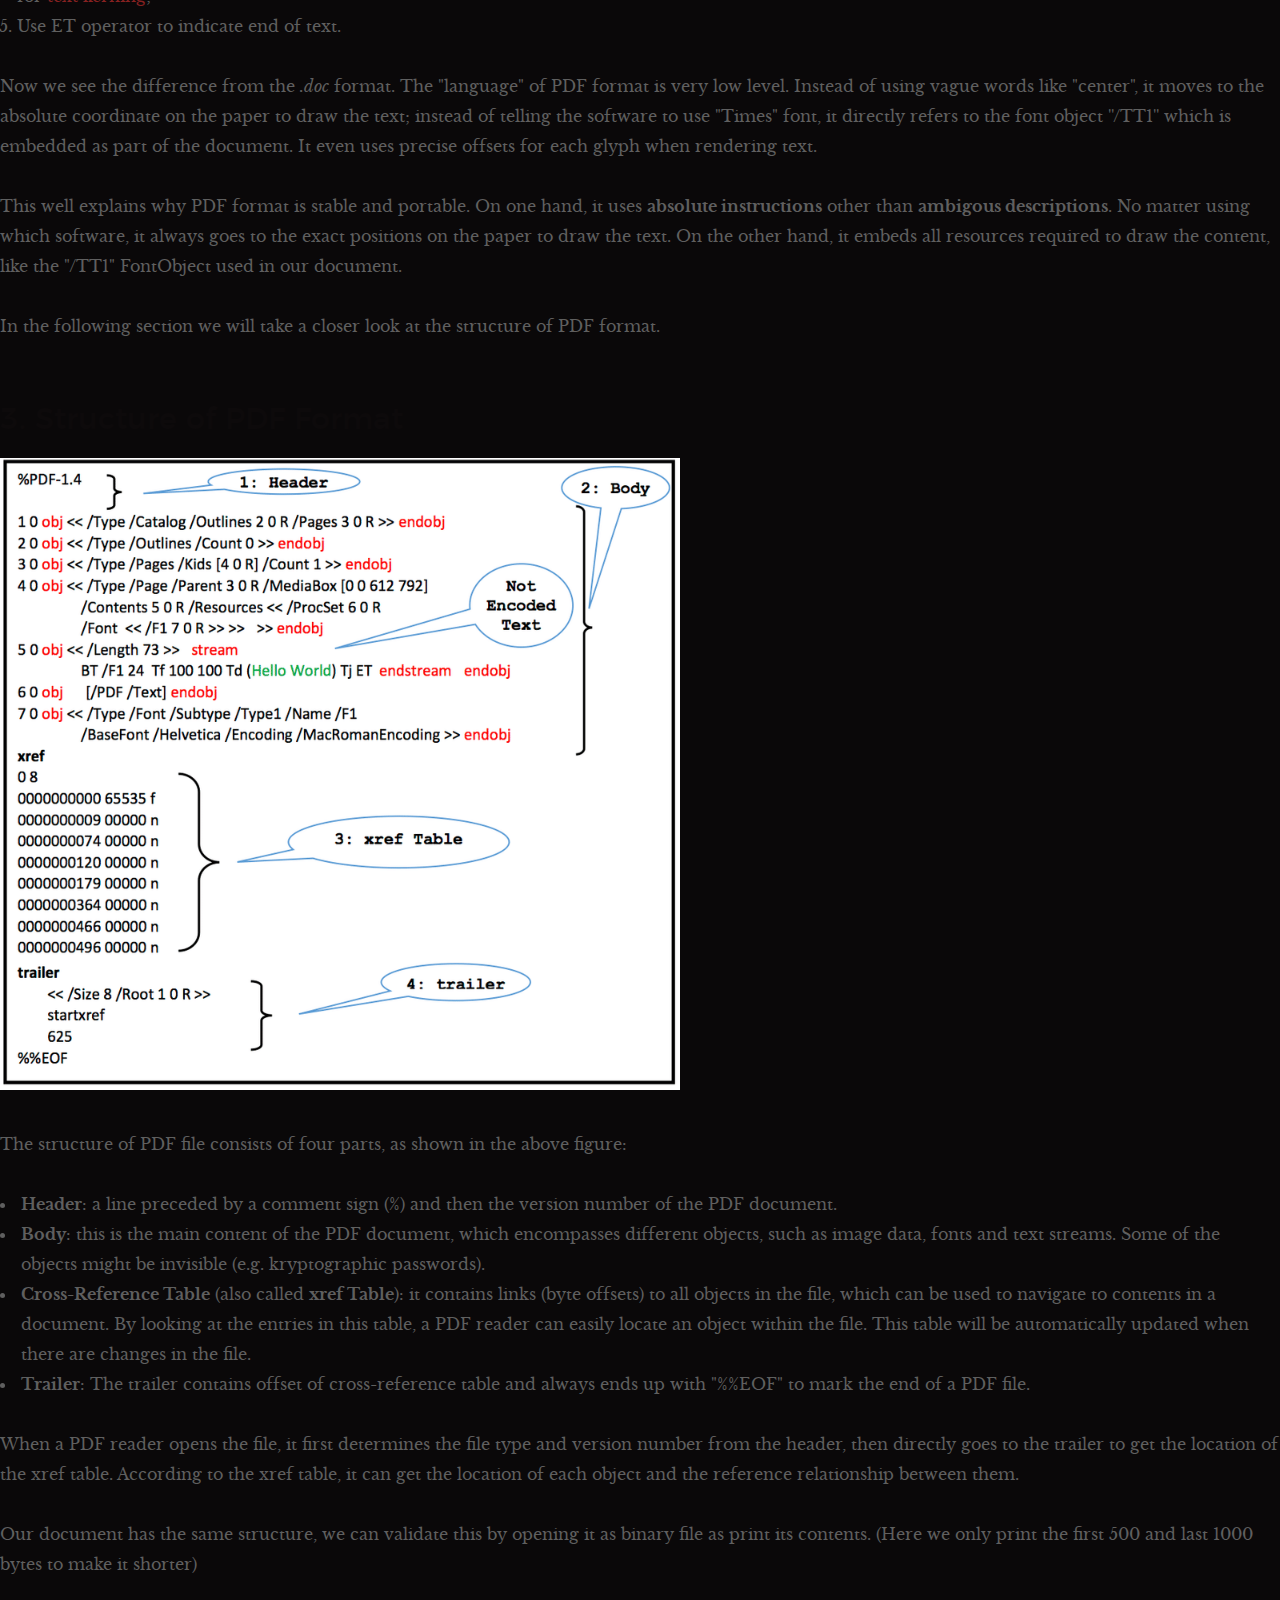
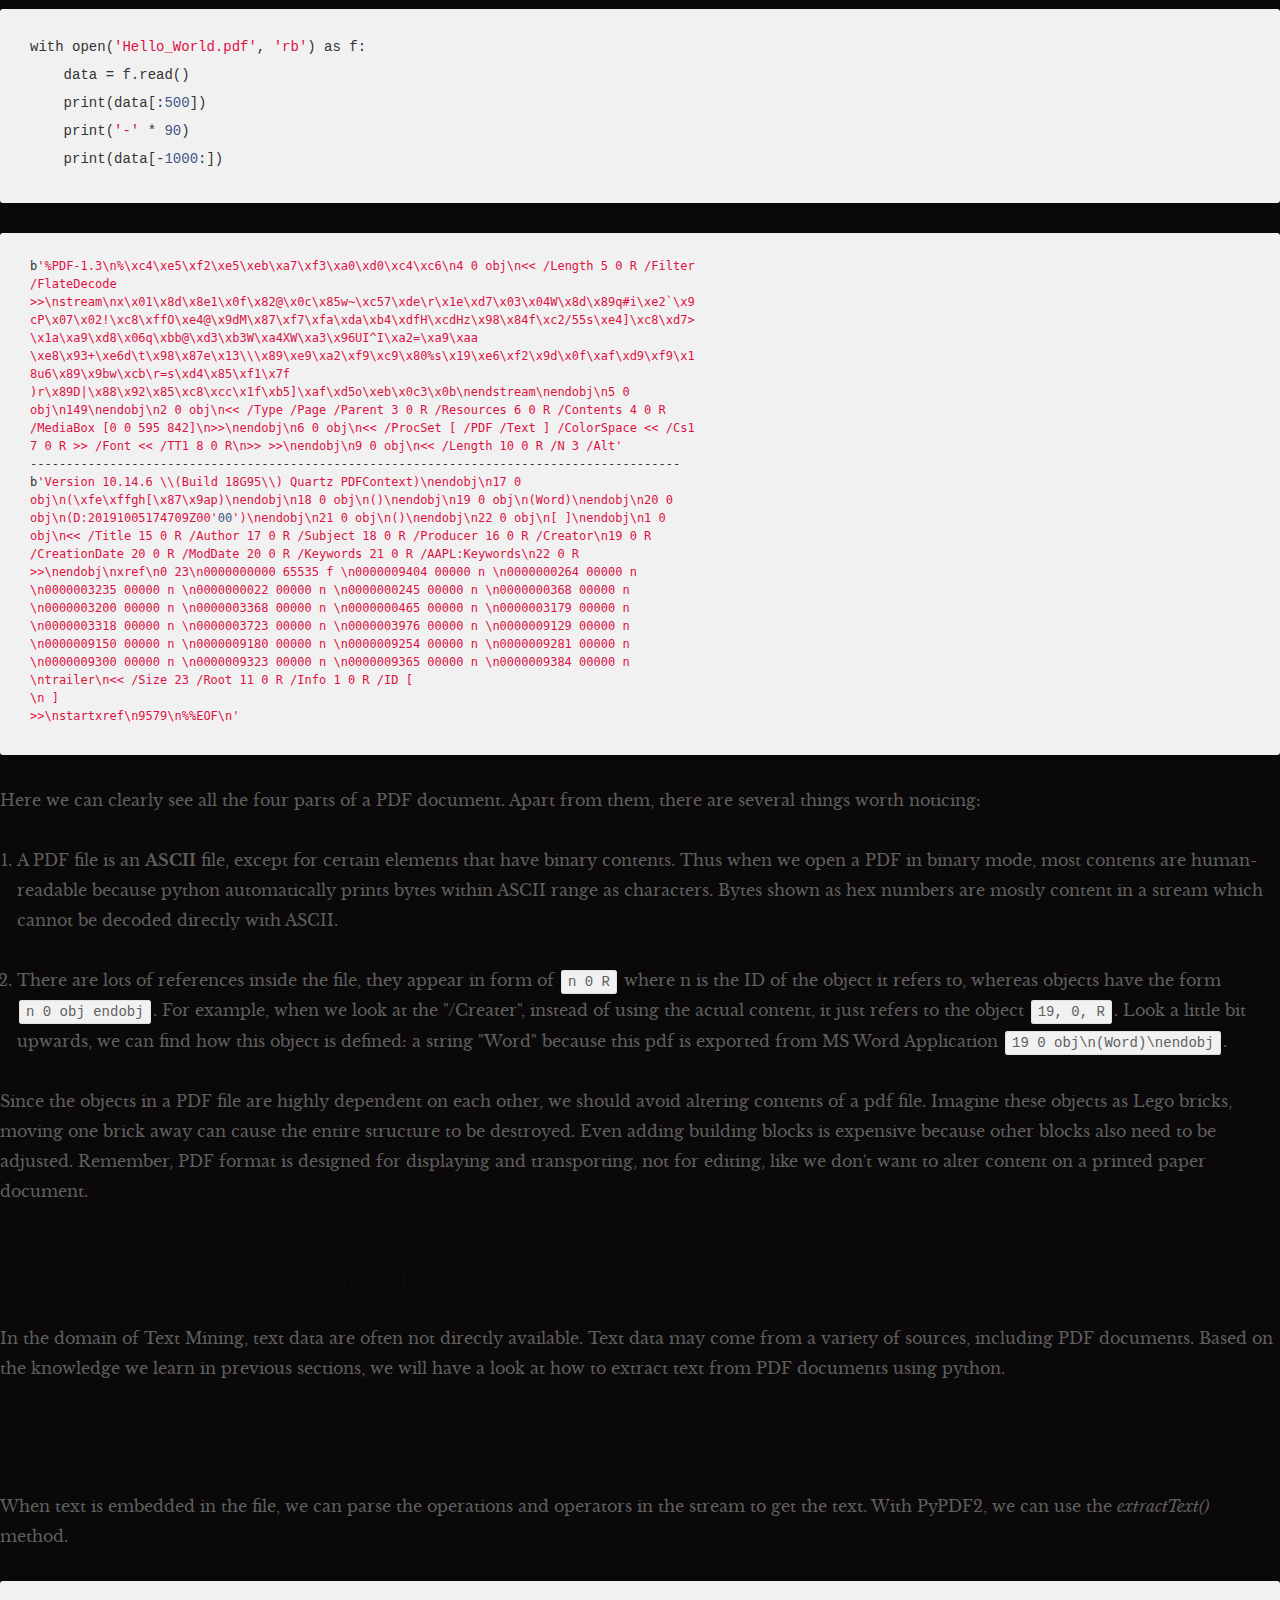
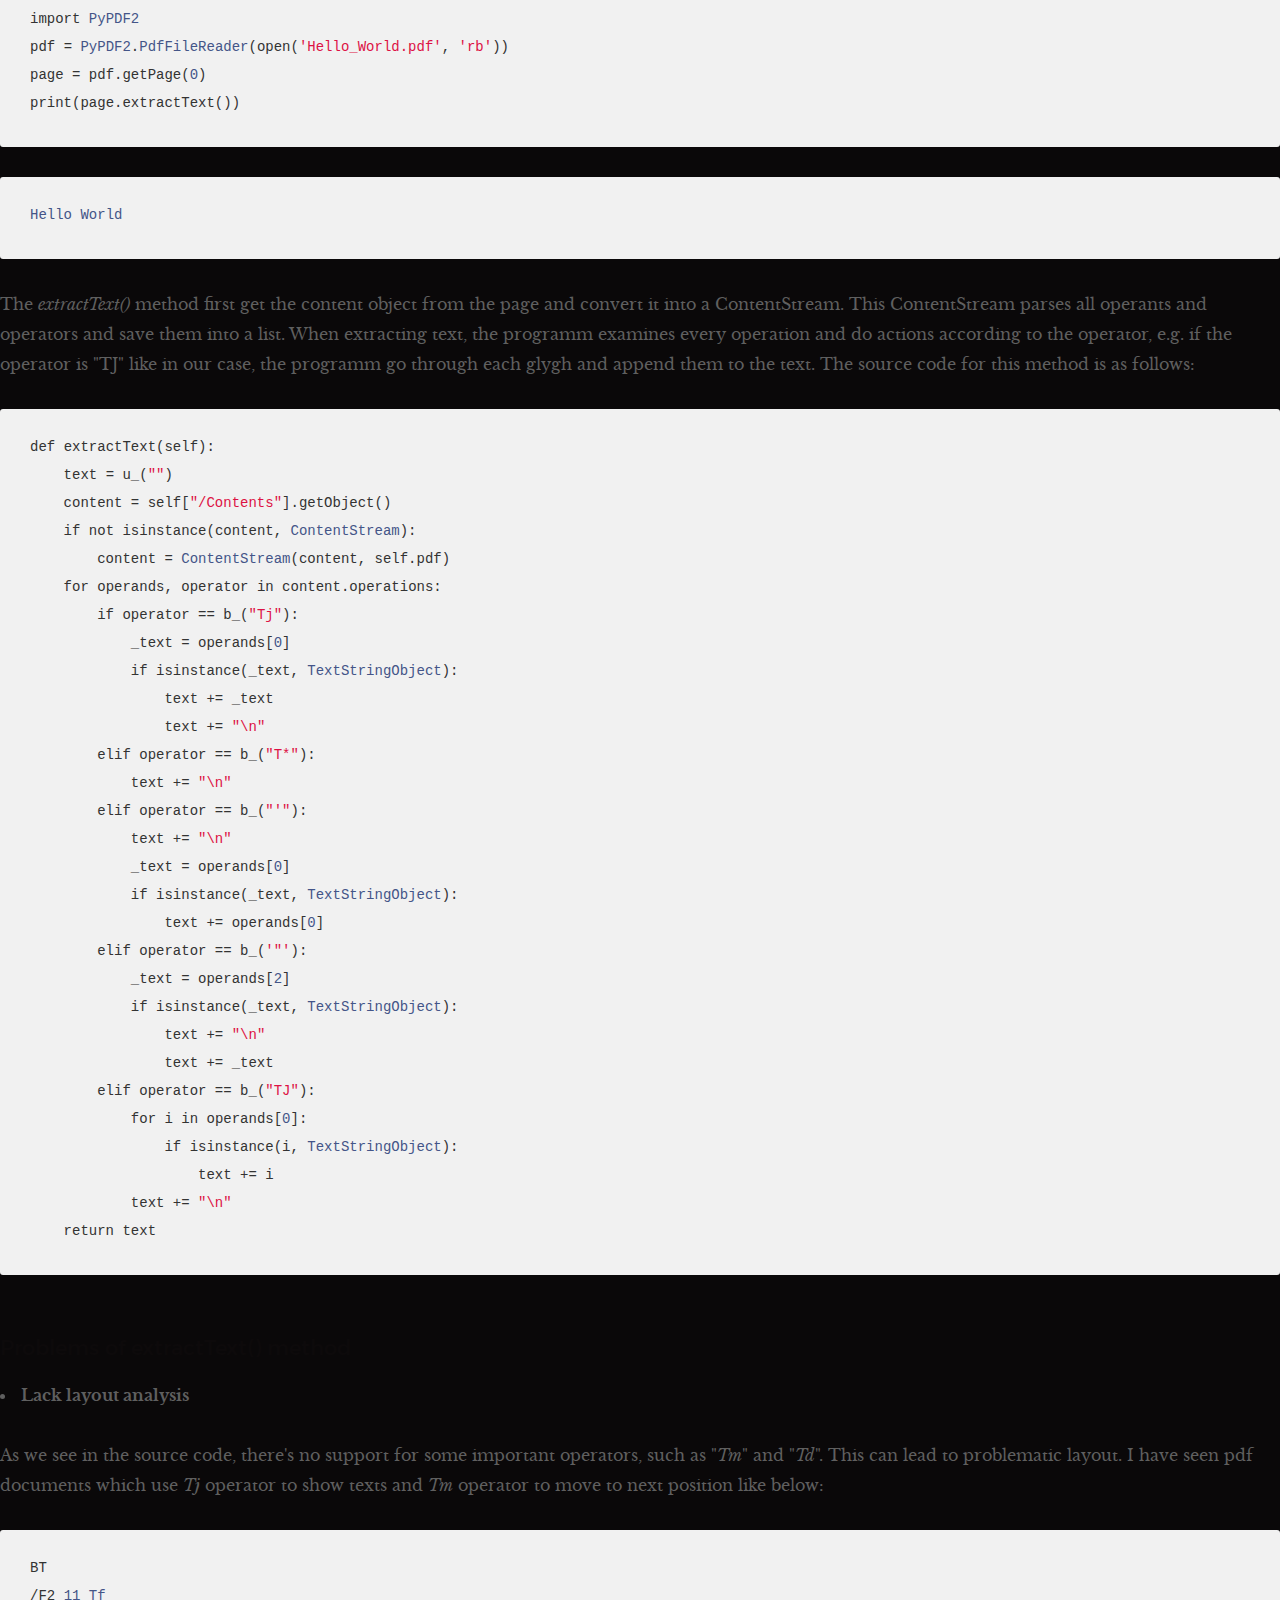
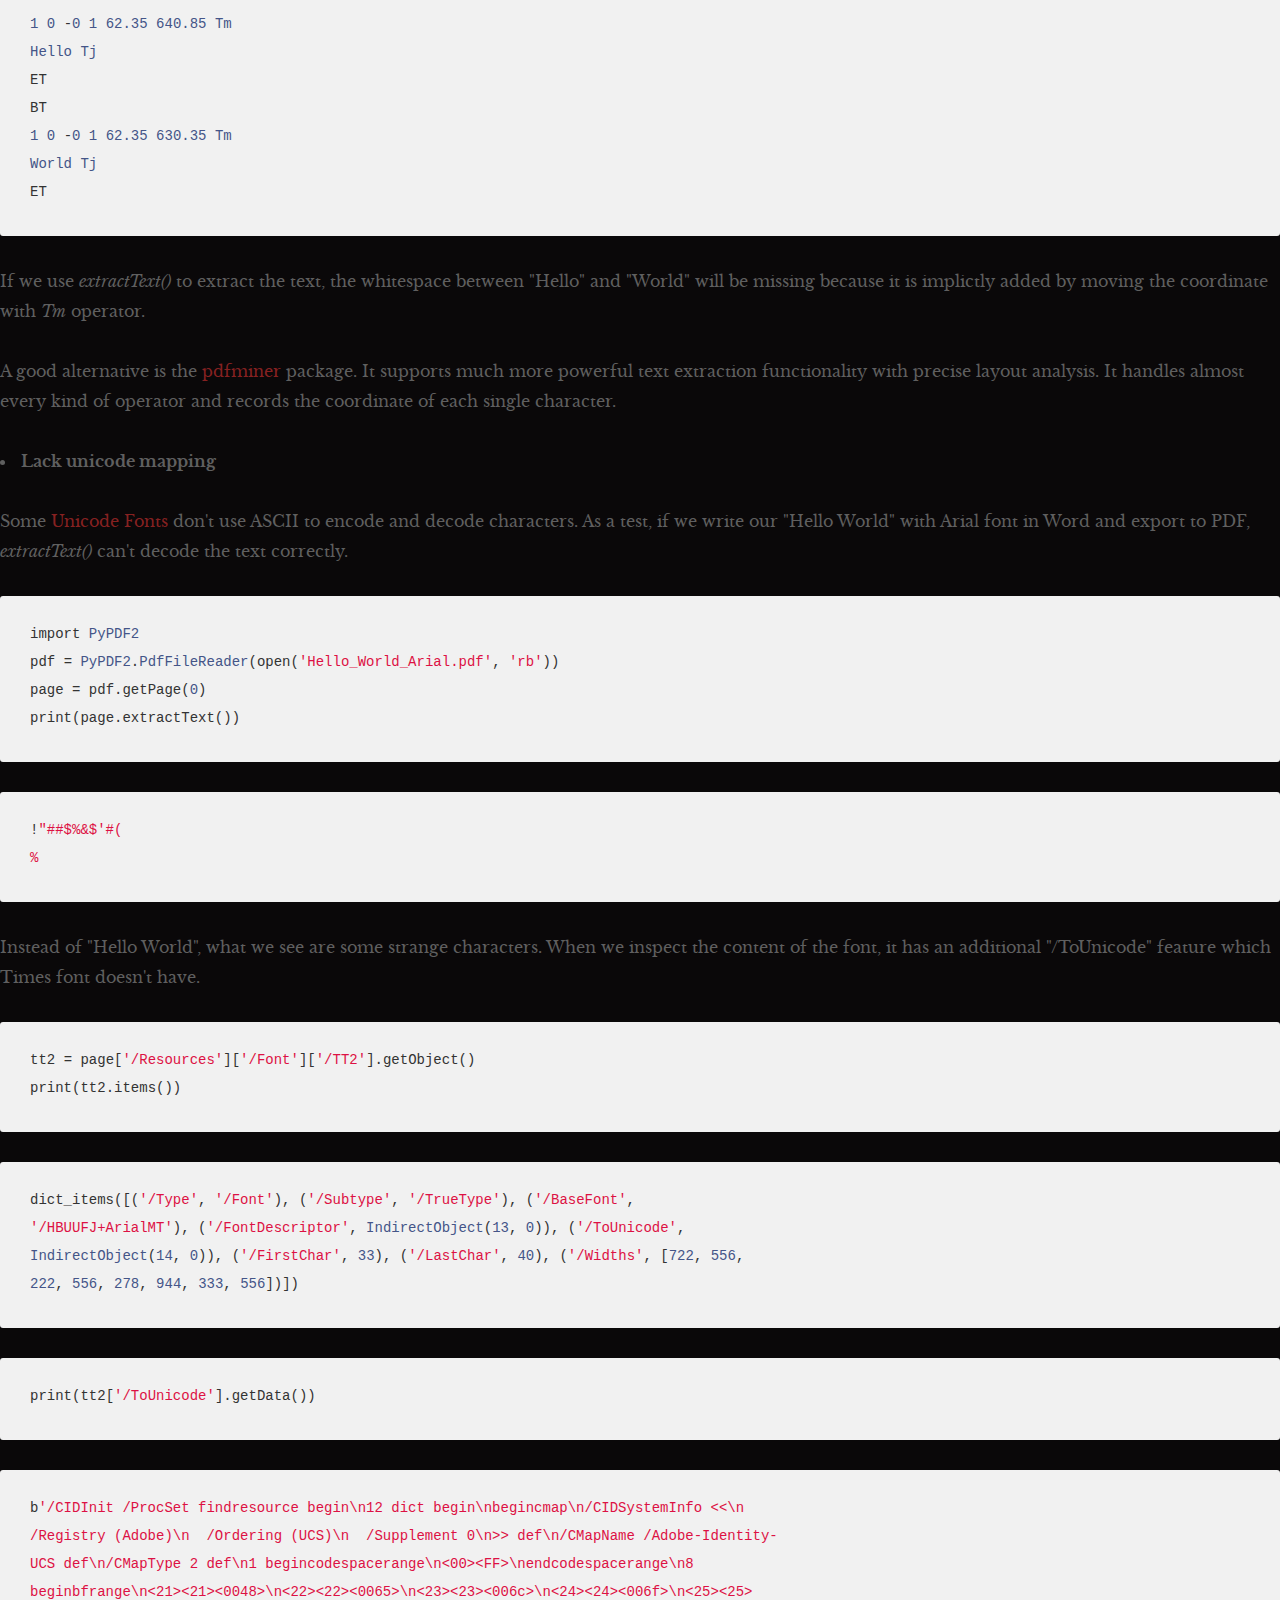
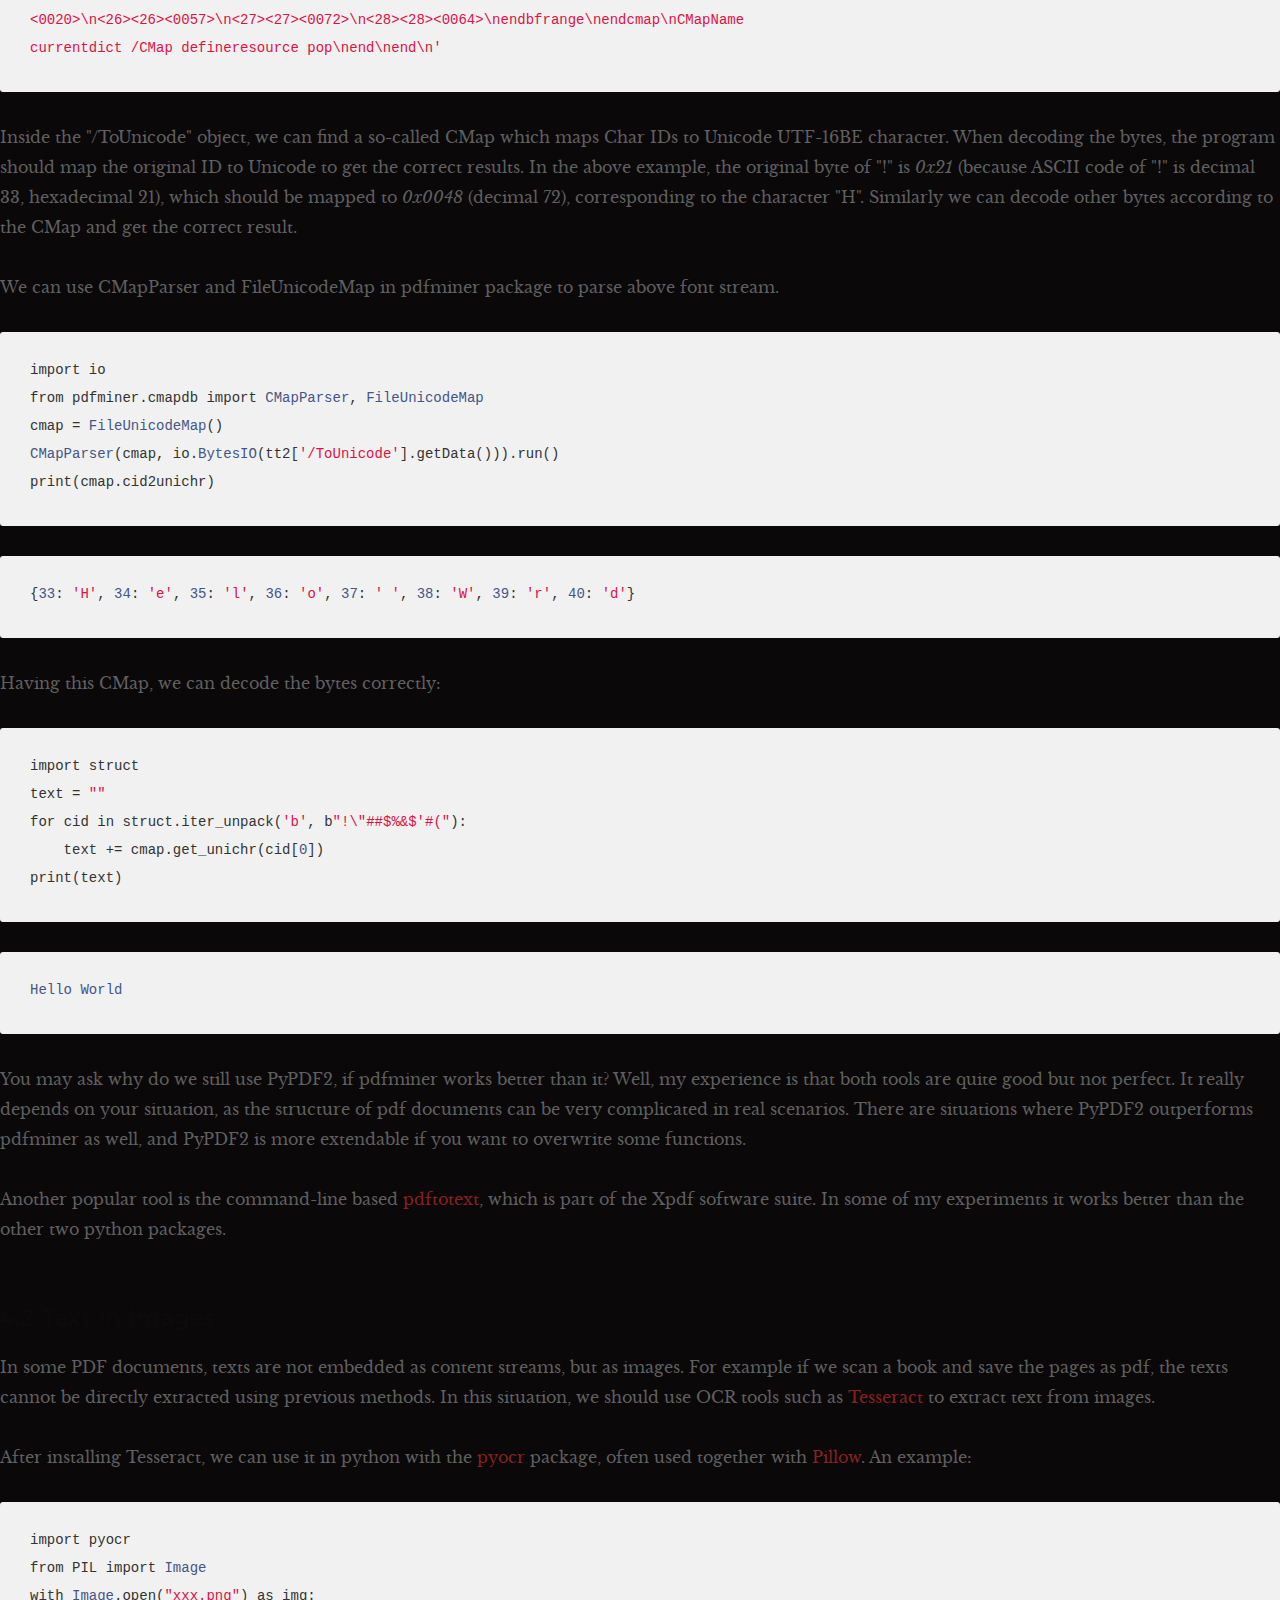
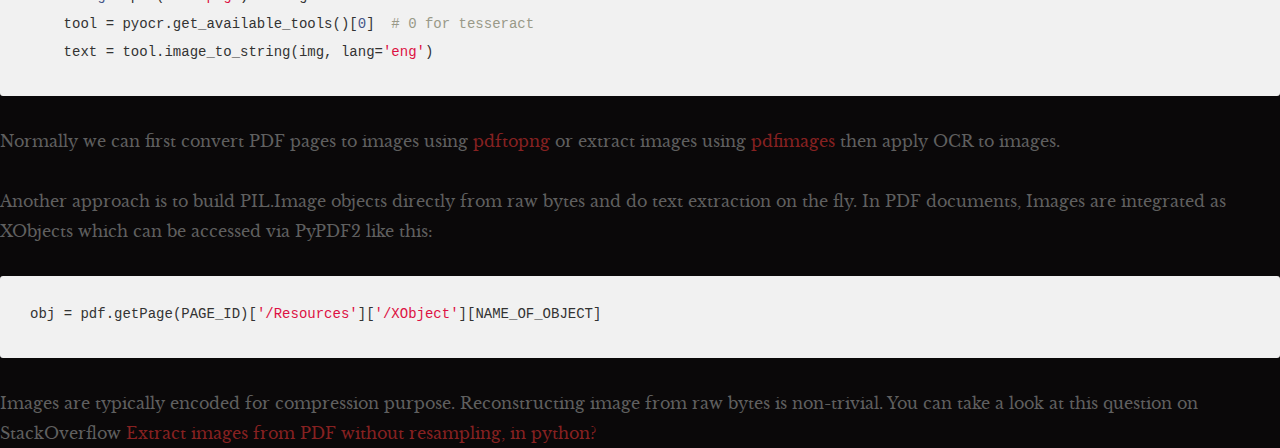
<file: My-first-post.html>
<!DOCTYPE html>
<!--[if lt IE 9 ]><html class="no-js oldie" lang="en"> <![endif]-->
<!--[if IE 9 ]><html class="no-js oldie ie9" lang="en"> <![endif]-->
<!--[if (gte IE 9)|!(IE)]><!-->
<html class="no-js" lang="en">
<!--<![endif]-->

<head>

    <!--- basic page needs
    ================================================== -->
    <meta charset="utf-8">
    <title>Yuchi's Blog</title>
    <meta name="description" content="This is my personal blog.">
    <meta name="author" content="">

    <!-- mobile specific metas
    ================================================== -->
    <meta name="viewport" content="width=device-width, initial-scale=1">

    <!-- CSS
    ================================================== -->
    <link rel="stylesheet" href="/theme/css/base.css" type="text/css" />
    <link rel="stylesheet" href="/theme/css/vendor.css" type="text/css" />
    <link rel="stylesheet" href="/theme/css/main.css" type="text/css" />

    <!-- script
    ================================================== -->
    <script src="/theme/js/modernizr.js"></script>
    <script src="/theme/js/pace.min.js"></script>

    <!-- favicons
    ================================================== -->
    <link rel="shortcut icon" href="/theme/images/favicon.ico" type="image/x-icon">
    <link rel="icon" href="/theme/images/favicon.ico" type="image/x-icon">

    <!-- Global site tag (gtag.js) - Google Analytics -->
    <script async src="https://www.googletagmanager.com/gtag/js?id=G-PTZLCWB4YG"></script>
    <script>
    window.dataLayer = window.dataLayer || [];
    function gtag(){dataLayer.push(arguments);}
    gtag('js', new Date());

    gtag('config', 'G-PTZLCWB4YG');
    </script>

</head>

<body id="top">

    <!-- header
    ================================================== -->
    <header class="s-header">

        <div class="header-logo">
            <a class="site-logo" href="index.html"><img src="/theme/images/logo.png" alt="Homepage"></a>
        </div>

        <nav class="header-nav-wrap">
            <ul class="header-nav">
                <li class="current"><a class="smoothscroll"  href="#home" title="home">Home</a></li>
                <li><a class="smoothscroll"  href="#about" title="about">About</a></li>
                <li><a class="smoothscroll"  href="#blog" title="blog">Blog</a></li>
                <li><a class="smoothscroll"  href="#projects" title="projects">Projects</a></li>
                <li><a class="smoothscroll"  href="#gallery" title="gallery">Gallery</a></li>
                <li><a class="smoothscroll"  href="#contact" title="contact">Contact</a></li>
            </ul>
        </nav>

        <a class="header-menu-toggle" href="#0"><span>Menu</span></a>

    </header> <!-- end s-header -->

<section id="content" class="body">
  <header>
    <h2 class="entry-title">
      <a href="/My-first-post.html" rel="bookmark"
         title="Permalink to Understand the PDF Format">Understand the PDF Format</a></h2>
 
  </header>
  <footer class="post-info">
    <time class="published" datetime="2019-09-15T10:01:00+02:00">
      Sun 15 September 2019
    </time>
    <address class="vcard author">
      By           <a class="url fn" href="/author/yang-yuchi.html">Yang Yuchi</a>
    </address>
    <div class="category">
        Category: <a href="/category/nlp.html">NLP</a>
    </div>
    <div class="tags">
        Tags:
            <a href="/tag/pdf.html">pdf</a>
            <a href="/tag/nlp.html">nlp</a>
            <a href="/tag/python.html">python</a>
            <a href="/tag/text-mining.html">text mining</a>
    </div>
  </footer><!-- /.post-info -->
  <div class="entry-content">
    <h2>1. Introduction</h2>
<p><a href="https://en.wikipedia.org/wiki/PDF"><strong>PDF (Portable Document Format)</strong></a> is one of the most widely used file format in our daily life. Developed in the 1990s by Adobe, it aims to present documents in an easy and stable manner, independent of the applications and operating systems. This matches our impression: no matter we view a PDF document on Macbook or on Windows laptops, with Adobe Reader or Mac Preview, its appearance barely changes. As comparison, if we write a <em>.doc</em> Word document in Windows and open it with Pages in Mac OS, we often have problems with format, font etc. </p>
<p>People often feel that PDF and other document file formats such as Word are similar, but in essence there's huge difference between them. In this article I will explain why PDF is so stable, what a PDF file consists of and how we can utilize these knowledge to extract text from PDF documents using Python. </p>
<h2>2. How PDF Display Texts</h2>
<p>Maybe you have already noticed that when generating PDF documents, softwares often use words like "<strong>Export</strong>" or "<strong>Print</strong>". This indicates that the editing stage should already be finalized before the "Export". Once the document is "printed" out, we would not like to change the content any more. <strong>In fact, the process of "printing" a PDF document is just like how printers print a paper in the real world.</strong> </p>
<p>To understand how PDF files are "printed", we create a Word document with a single line "Hello World" aligned to the middle and export it as PDF. </p>
<p><center class="half">
<img src="../images/word_hello.png" style="zoom:20%" /><img src="../images/pdf_hello.png" style="zoom:20%" />
</center></p>
<p>Let's see how Word realizes the above display. We can decompress the <code>HelloWorld.doc</code> file (yes, like .rar files, it's a compressed package) and find the file <code>word/document.xml</code>. It regulates how this line of text is displayed. Here we have picked out some of the most important snippets.</p>
<div class="highlight"><pre><span></span><code><span class="nt">&lt;w:pPr&gt;</span>
  <span class="nt">&lt;w:jc</span> <span class="na">w:val=</span><span class="s">&quot;center&quot;</span><span class="nt">/&gt;</span>
  <span class="nt">&lt;w:rPr&gt;</span>
    <span class="nt">&lt;w:rFonts</span> <span class="na">w:ascii=</span><span class="s">&quot;Times&quot;</span> <span class="na">w:hAnsi=</span><span class="s">&quot;Times&quot;</span><span class="nt">/&gt;</span>
    <span class="nt">&lt;w:sz</span> <span class="na">w:val=</span><span class="s">&quot;72&quot;</span><span class="nt">/&gt;&lt;w:szCs</span> <span class="na">w:val=</span><span class="s">&quot;72&quot;</span><span class="nt">/&gt;</span>
  <span class="nt">&lt;/w:rPr&gt;</span>
<span class="nt">&lt;/w:pPr&gt;</span>
<span class="nt">&lt;w:r&gt;</span>
  <span class="nt">&lt;w:rPr&gt;</span>
    <span class="nt">&lt;w:rFonts</span> <span class="na">w:ascii=</span><span class="s">&quot;Times&quot;</span> <span class="na">w:hAnsi=</span><span class="s">&quot;Times&quot;</span><span class="nt">/&gt;</span>
    <span class="nt">&lt;w:sz</span> <span class="na">w:val=</span><span class="s">&quot;72&quot;</span><span class="nt">/&gt;&lt;w:szCs</span> <span class="na">w:val=</span><span class="s">&quot;72&quot;</span><span class="nt">/&gt;</span>
  <span class="nt">&lt;/w:rPr&gt;</span>
  <span class="nt">&lt;w:t&gt;</span>Hello World<span class="nt">&lt;/w:t&gt;</span>
<span class="nt">&lt;/w:r&gt;</span>
</code></pre></div>

<p>Like HTML, XML is a <strong>Markup Language</strong>: it uses different <strong>tags</strong> to wrap the text and <strong>describes</strong> its characteristics, in the example above we see font <em>Times</em> and alignment <em>center</em> are tagged to text <em>Hello World</em>. Using markup language is pretty like giving orders to human: "hey, please write the text 'Hello World' with Times font and align it to the center". This sounds easy but actually lacks of precision. Different softwares may use different ways to interpret this order: How to align the text? What if we don't have Times font? Where should be "<em>the center</em>"?  </p>
<p><strong>With PDF format, we don't have those concerns at all.</strong> Other than <strong>descriptive</strong> markups,  PDF format uses an <strong>absolute</strong>, <strong>command-like</strong> language to render texts. Let's open our Hello Word PDF document with PyPDF2 package and see what's going on.</p>
<div class="highlight"><pre><span></span><code><span class="kn">import</span> <span class="nn">PyPDF2</span>
<span class="n">pdf</span> <span class="o">=</span> <span class="n">PyPDF2</span><span class="o">.</span><span class="n">PdfFileReader</span><span class="p">(</span><span class="nb">open</span><span class="p">(</span><span class="s1">&#39;Hello_World.pdf&#39;</span><span class="p">,</span> <span class="s1">&#39;rb&#39;</span><span class="p">))</span>
<span class="n">page</span> <span class="o">=</span> <span class="n">pdf</span><span class="o">.</span><span class="n">getPage</span><span class="p">(</span><span class="mi">0</span><span class="p">)</span>
<span class="nb">print</span><span class="p">(</span><span class="n">page</span><span class="p">,</span> <span class="s2">&quot;</span><span class="se">\n</span><span class="s2">&quot;</span><span class="p">)</span>
<span class="nb">print</span><span class="p">(</span><span class="nb">type</span><span class="p">(</span><span class="n">page</span><span class="p">[</span><span class="s1">&#39;/Contents&#39;</span><span class="p">]))</span>
<span class="nb">print</span><span class="p">(</span><span class="n">page</span><span class="p">[</span><span class="s1">&#39;/Contents&#39;</span><span class="p">]</span><span class="o">.</span><span class="n">getData</span><span class="p">())</span>
</code></pre></div>

<pre>{'/Type': '/Page', '/Parent': IndirectObject(3, 0), '/Resources': IndirectObject(6, 0), 
'/Contents': IndirectObject(4, 0), '/MediaBox': [0, 0, 595, 842]}

<class 'PyPDF2.generic.EncodedStreamObject'>
b'q Q q /Cs1 cs 0 0 0 sc q 0.24 0 0 0.24 18 621.92 cm BT 150 0 0 150 787 481\nTm /TT1 1 Tf [
(H) 2 (e) -2.7 (l) -2 (l) -2 (o ) 3.3 (W) -2.7 (or) -0.3 (l)\n-2 (d) ] TJ ET Q q 0.24 0 0 
0.24 18 621.92 cm BT 150 0 0 150 1541 481 Tm /TT1\n1 Tf ( ) Tj ET Q Q'</pre>

<p>Here we read the PDF file in binary mode. The <em>getPage()</em> method returns a PageObject containing all contents and resources of a page, which are saved as dictionary. Text content is a <strong>EncodedStreamObject</strong> which can be accessed via <em>page['/Contents'].getData()</em>. We select and rearrange the content as follows: </p>
<div class="highlight"><pre><span></span><code><span class="err">BT</span>
<span class="err">150 0 0 150 787 481 Tm</span>
<span class="err">/TT1 1 Tf</span>
<span class="err">[(H) 2 (e) -2.7 (l) -2 (l) -2 (o ) 3.3 (W) -2.7 (or) -0.3 (l) -2 (d) ] TJ</span>
<span class="err">ET</span>
</code></pre></div>

<p>Basically, the content consists of a sequence of <strong>instructions</strong> describing the graphical elements to be painted on a page. Each instruction has an operant and an operator. Details of these operators can be found in the <a href="https://www.adobe.com/content/dam/acom/en/devnet/pdf/pdfs/PDF32000_2008.pdf">offical pdf documentation</a>. Let's translate the above instructions into human language: </p>
<ol>
<li>Use BT operator to indicate begin of text; </li>
<li>Use Tm operator to set the text matrix, where (787, 481) indicates the position; </li>
<li>Use Tf operator to set the font to refer to /TT1, with text font size 1; </li>
<li>Use TJ operator to show the text, allowing individual glygh positioning, where the numbers are position offsets, this kind of denoting is especially useful for <a href="https://en.wikipedia.org/wiki/Kerning">text kerning</a>;</li>
<li>Use ET operator to indicate end of text.</li>
</ol>
<p>Now we see the difference from the <em>.doc</em> format. The "language" of PDF format is very low level. Instead of using vague words like "center", it moves to the absolute coordinate on the paper to draw the text; instead of telling the software to use "Times" font, it directly refers to the font object ''/TT1'' which is embedded as part of the document. It even uses precise offsets for each glyph when rendering text.</p>
<p>This well explains why PDF format is stable and portable. On one hand, it uses <strong>absolute instructions</strong> other than <strong>ambigous descriptions</strong>. No matter using which software, it always goes to the exact positions on the paper to draw the text. On the other hand, it embeds all resources required to draw the content, like the  "/TT1" FontObject used in our document.</p>
<p>In the following section we will take a closer look at the structure of PDF format.</p>
<h2>3. Structure of PDF Format</h2>
<p><img src="../images/pdf_structure.png" alt="img" style="zoom:80%;" /></p>
<p>The structure of PDF file consists of four parts, as shown in the above figure:</p>
<ul>
<li><strong>Header</strong>: a line preceded by a comment sign (%) and then the version number of the PDF document. </li>
<li><strong>Body</strong>: this is the main content of the PDF document, which encompasses different objects, such as image data, fonts and text streams. Some of the objects might be invisible (e.g. kryptographic passwords). </li>
<li><strong>Cross-Reference Table</strong> (also called <strong>xref Table</strong>): it contains links (byte offsets) to all objects in the file, which can be used to navigate to contents in a document. By looking at the entries in this table, a PDF reader can easily locate an object within the file. This table will be automatically updated when there are changes in the file. </li>
<li><strong>Trailer</strong>: The trailer contains offset of cross-reference table and always ends up with "%%EOF" to mark the end of a PDF file. </li>
</ul>
<p>When a PDF reader opens the file, it first determines the file type and version number from the header, then directly goes to the trailer to get the location of the xref table. According to the xref table, it can get the location of each object and the reference relationship between them.</p>
<p>Our document has the same structure, we can validate this by opening it as binary file as print its contents. (Here we only print the first 500 and last 1000 bytes to make it shorter)</p>
<div class="highlight"><pre><span></span><code><span class="k">with</span> <span class="nb">open</span><span class="p">(</span><span class="s1">&#39;Hello_World.pdf&#39;</span><span class="p">,</span> <span class="s1">&#39;rb&#39;</span><span class="p">)</span> <span class="k">as</span> <span class="n">f</span><span class="p">:</span>
    <span class="n">data</span> <span class="o">=</span> <span class="n">f</span><span class="o">.</span><span class="n">read</span><span class="p">()</span>
    <span class="nb">print</span><span class="p">(</span><span class="n">data</span><span class="p">[:</span><span class="mi">500</span><span class="p">])</span>
    <span class="nb">print</span><span class="p">(</span><span class="s1">&#39;-&#39;</span> <span class="o">*</span> <span class="mi">90</span><span class="p">)</span>
    <span class="nb">print</span><span class="p">(</span><span class="n">data</span><span class="p">[</span><span class="o">-</span><span class="mi">1000</span><span class="p">:])</span>
</code></pre></div>

<pre>b'%PDF-1.3\n%\xc4\xe5\xf2\xe5\xeb\xa7\xf3\xa0\xd0\xc4\xc6\n4 0 obj\n<< /Length 5 0 R /Filter 
/FlateDecode
>>\nstream\nx\x01\x8d\x8e1\x0f\x82@\x0c\x85w~\xc57\xde\r\x1e\xd7\x03\x04W\x8d\x89q#i\xe2`\x9
cP\x07\x02!\xc8\xffO\xe4@\x9dM\x87\xf7\xfa\xda\xb4\xdfH\xcdHz\x98\x84f\xc2/55s\xe4]\xc8\xd7>
\x1a\xa9\xd8\x06q\xbb@\xd3\xb3W\xa4XW\xa3\x96UI^I\xa2=\xa9\xaa 
\xe8\x93+\xe6d\t\x98\x87e\x13\\\x89\xe9\xa2\xf9\xc9\x80%s\x19\xe6\xf2\x9d\x0f\xaf\xd9\xf9\x1
8u6\x89\x9bw\xcb\r=s\xd4\x85\xf1\x7f 
)r\x89D|\x88\x92\x85\xc8\xcc\x1f\xb5]\xaf\xd5o\xeb\x0c3\x0b\nendstream\nendobj\n5 0 
obj\n149\nendobj\n2 0 obj\n<< /Type /Page /Parent 3 0 R /Resources 6 0 R /Contents 4 0 R 
/MediaBox [0 0 595 842]\n>>\nendobj\n6 0 obj\n<< /ProcSet [ /PDF /Text ] /ColorSpace << /Cs1
7 0 R >> /Font << /TT1 8 0 R\n>> >>\nendobj\n9 0 obj\n<< /Length 10 0 R /N 3 /Alt'
------------------------------------------------------------------------------------------
b'Version 10.14.6 \\(Build 18G95\\) Quartz PDFContext)\nendobj\n17 0 
obj\n(\xfe\xffgh[\x87\x9ap)\nendobj\n18 0 obj\n()\nendobj\n19 0 obj\n(Word)\nendobj\n20 0 
obj\n(D:20191005174709Z00'00')\nendobj\n21 0 obj\n()\nendobj\n22 0 obj\n[ ]\nendobj\n1 0 
obj\n<< /Title 15 0 R /Author 17 0 R /Subject 18 0 R /Producer 16 0 R /Creator\n19 0 R 
/CreationDate 20 0 R /ModDate 20 0 R /Keywords 21 0 R /AAPL:Keywords\n22 0 R 
>>\nendobj\nxref\n0 23\n0000000000 65535 f \n0000009404 00000 n \n0000000264 00000 n 
\n0000003235 00000 n \n0000000022 00000 n \n0000000245 00000 n \n0000000368 00000 n 
\n0000003200 00000 n \n0000003368 00000 n \n0000000465 00000 n \n0000003179 00000 n 
\n0000003318 00000 n \n0000003723 00000 n \n0000003976 00000 n \n0000009129 00000 n 
\n0000009150 00000 n \n0000009180 00000 n \n0000009254 00000 n \n0000009281 00000 n 
\n0000009300 00000 n \n0000009323 00000 n \n0000009365 00000 n \n0000009384 00000 n 
\ntrailer\n<< /Size 23 /Root 11 0 R /Info 1 0 R /ID [ 
<ae4870440264b01443903d5b90f080f3>\n<ae4870440264b01443903d5b90f080f3> ] 
>>\nstartxref\n9579\n%%EOF\n' </pre>

<p>Here we can clearly see all the four parts of a PDF document. Apart from them, there are several things worth noticing:</p>
<ol>
<li>
<p>A PDF file is an <strong>ASCII</strong> file, except for certain elements that have binary contents. Thus when we open a PDF in binary mode, most contents are human-readable because python automatically prints bytes within ASCII range as characters. Bytes shown as hex numbers are mostly content in a stream which cannot be decoded directly with ASCII. </p>
</li>
<li>
<p>There are lots of references inside the file, they appear in form of <code>n 0 R</code> where n is the ID of the object it refers to, whereas objects have the form <code>n 0 obj endobj</code>. For example, when we look at the "/Creater", instead of using the actual content, it just refers to the object <code>19, 0, R</code>. Look a little bit upwards, we can find how this object is defined: a string "Word" because this pdf is exported from MS Word Application <code>19 0 obj\n(Word)\nendobj</code>.</p>
</li>
</ol>
<p>Since the objects in a PDF file are highly dependent on each other, we should avoid altering contents of a pdf file. Imagine these objects as Lego bricks, moving one brick away can cause the entire structure to be destroyed. Even adding building blocks is expensive because other blocks also need to be adjusted. Remember, PDF format is designed for displaying and transporting, not for editing, like we don't want to alter content on a printed paper document. </p>
<h2>4. Extract Text from PDF File</h2>
<p>In the domain of Text Mining, text data are often not directly available. Text data may come from a variety of sources, including PDF documents. Based on the knowledge we learn in previous sections, we will have a look at how to extract text from PDF documents using python.  </p>
<h3>4.1 Embedded Text</h3>
<p>When text is embedded in the file, we can parse the operations and operators in the stream to get the text. With PyPDF2, we can use the <em>extractText()</em> method.</p>
<div class="highlight"><pre><span></span><code><span class="kn">import</span> <span class="nn">PyPDF2</span>
<span class="n">pdf</span> <span class="o">=</span> <span class="n">PyPDF2</span><span class="o">.</span><span class="n">PdfFileReader</span><span class="p">(</span><span class="nb">open</span><span class="p">(</span><span class="s1">&#39;Hello_World.pdf&#39;</span><span class="p">,</span> <span class="s1">&#39;rb&#39;</span><span class="p">))</span>
<span class="n">page</span> <span class="o">=</span> <span class="n">pdf</span><span class="o">.</span><span class="n">getPage</span><span class="p">(</span><span class="mi">0</span><span class="p">)</span>
<span class="nb">print</span><span class="p">(</span><span class="n">page</span><span class="o">.</span><span class="n">extractText</span><span class="p">())</span>
</code></pre></div>

<div class="highlight"><pre><span></span><code><span class="err">Hello World</span>
</code></pre></div>

<p>The <em>extractText()</em> method first get the content object from the page and convert it into a ContentStream. This ContentStream parses all operants and operators and save them into a list. When extracting text, the programm examines every operation and do actions according to the operator, e.g. if the operator is "TJ" like in our case, the programm go through each glygh and append them to the text. The source code for this method is as follows:</p>
<div class="highlight"><pre><span></span><code><span class="k">def</span> <span class="nf">extractText</span><span class="p">(</span><span class="bp">self</span><span class="p">):</span>
    <span class="n">text</span> <span class="o">=</span> <span class="n">u_</span><span class="p">(</span><span class="s2">&quot;&quot;</span><span class="p">)</span>
    <span class="n">content</span> <span class="o">=</span> <span class="bp">self</span><span class="p">[</span><span class="s2">&quot;/Contents&quot;</span><span class="p">]</span><span class="o">.</span><span class="n">getObject</span><span class="p">()</span>
    <span class="k">if</span> <span class="ow">not</span> <span class="nb">isinstance</span><span class="p">(</span><span class="n">content</span><span class="p">,</span> <span class="n">ContentStream</span><span class="p">):</span>
        <span class="n">content</span> <span class="o">=</span> <span class="n">ContentStream</span><span class="p">(</span><span class="n">content</span><span class="p">,</span> <span class="bp">self</span><span class="o">.</span><span class="n">pdf</span><span class="p">)</span>
    <span class="k">for</span> <span class="n">operands</span><span class="p">,</span> <span class="n">operator</span> <span class="ow">in</span> <span class="n">content</span><span class="o">.</span><span class="n">operations</span><span class="p">:</span>
        <span class="k">if</span> <span class="n">operator</span> <span class="o">==</span> <span class="n">b_</span><span class="p">(</span><span class="s2">&quot;Tj&quot;</span><span class="p">):</span>
            <span class="n">_text</span> <span class="o">=</span> <span class="n">operands</span><span class="p">[</span><span class="mi">0</span><span class="p">]</span>
            <span class="k">if</span> <span class="nb">isinstance</span><span class="p">(</span><span class="n">_text</span><span class="p">,</span> <span class="n">TextStringObject</span><span class="p">):</span>
                <span class="n">text</span> <span class="o">+=</span> <span class="n">_text</span>
                <span class="n">text</span> <span class="o">+=</span> <span class="s2">&quot;</span><span class="se">\n</span><span class="s2">&quot;</span>
        <span class="k">elif</span> <span class="n">operator</span> <span class="o">==</span> <span class="n">b_</span><span class="p">(</span><span class="s2">&quot;T*&quot;</span><span class="p">):</span>
            <span class="n">text</span> <span class="o">+=</span> <span class="s2">&quot;</span><span class="se">\n</span><span class="s2">&quot;</span>
        <span class="k">elif</span> <span class="n">operator</span> <span class="o">==</span> <span class="n">b_</span><span class="p">(</span><span class="s2">&quot;&#39;&quot;</span><span class="p">):</span>
            <span class="n">text</span> <span class="o">+=</span> <span class="s2">&quot;</span><span class="se">\n</span><span class="s2">&quot;</span>
            <span class="n">_text</span> <span class="o">=</span> <span class="n">operands</span><span class="p">[</span><span class="mi">0</span><span class="p">]</span>
            <span class="k">if</span> <span class="nb">isinstance</span><span class="p">(</span><span class="n">_text</span><span class="p">,</span> <span class="n">TextStringObject</span><span class="p">):</span>
                <span class="n">text</span> <span class="o">+=</span> <span class="n">operands</span><span class="p">[</span><span class="mi">0</span><span class="p">]</span>
        <span class="k">elif</span> <span class="n">operator</span> <span class="o">==</span> <span class="n">b_</span><span class="p">(</span><span class="s1">&#39;&quot;&#39;</span><span class="p">):</span>
            <span class="n">_text</span> <span class="o">=</span> <span class="n">operands</span><span class="p">[</span><span class="mi">2</span><span class="p">]</span>
            <span class="k">if</span> <span class="nb">isinstance</span><span class="p">(</span><span class="n">_text</span><span class="p">,</span> <span class="n">TextStringObject</span><span class="p">):</span>
                <span class="n">text</span> <span class="o">+=</span> <span class="s2">&quot;</span><span class="se">\n</span><span class="s2">&quot;</span>
                <span class="n">text</span> <span class="o">+=</span> <span class="n">_text</span>
        <span class="k">elif</span> <span class="n">operator</span> <span class="o">==</span> <span class="n">b_</span><span class="p">(</span><span class="s2">&quot;TJ&quot;</span><span class="p">):</span>
            <span class="k">for</span> <span class="n">i</span> <span class="ow">in</span> <span class="n">operands</span><span class="p">[</span><span class="mi">0</span><span class="p">]:</span>
                <span class="k">if</span> <span class="nb">isinstance</span><span class="p">(</span><span class="n">i</span><span class="p">,</span> <span class="n">TextStringObject</span><span class="p">):</span>
                    <span class="n">text</span> <span class="o">+=</span> <span class="n">i</span>
            <span class="n">text</span> <span class="o">+=</span> <span class="s2">&quot;</span><span class="se">\n</span><span class="s2">&quot;</span>
    <span class="k">return</span> <span class="n">text</span>
</code></pre></div>

<h4>Problems of extractText() method</h4>
<ul>
<li><strong>Lack layout analysis</strong></li>
</ul>
<p>As we see in the source code, there's no support for some important operators, such as "<em>Tm</em>" and "<em>Td</em>". This can lead to problematic layout. I have seen pdf documents which use <em>Tj</em> operator to show texts and <em>Tm</em> operator to move to next position like below:</p>
<div class="highlight"><pre><span></span><code><span class="err">BT</span>
<span class="err">/F2 11 Tf</span>
<span class="err">1 0 -0 1 62.35 640.85 Tm</span>
<span class="err">Hello Tj</span>
<span class="err">ET</span>
<span class="err">BT</span>
<span class="err">1 0 -0 1 62.35 630.35 Tm</span>
<span class="err">World Tj</span>
<span class="err">ET</span>
</code></pre></div>

<p>If we use <em>extractText()</em> to extract the text, the whitespace between "Hello" and "World" will be missing because it is implictly added by moving the coordinate with <em>Tm</em> operator.</p>
<p>A good alternative is the <a href="https://github.com/pdfminer/pdfminer.six">pdfminer</a> package. It supports much more powerful text extraction functionality with precise layout analysis. It handles almost every kind of operator and records the coordinate of each single character.</p>
<ul>
<li><strong>Lack unicode mapping</strong></li>
</ul>
<p>Some <a href="https://en.wikipedia.org/wiki/Unicode_font">Unicode Fonts</a> don't use ASCII to encode and decode characters. As a test, if we write our "Hello World" with Arial font in Word and export to PDF, <em>extractText()</em> can't decode the text correctly.</p>
<div class="highlight"><pre><span></span><code><span class="kn">import</span> <span class="nn">PyPDF2</span>
<span class="n">pdf</span> <span class="o">=</span> <span class="n">PyPDF2</span><span class="o">.</span><span class="n">PdfFileReader</span><span class="p">(</span><span class="nb">open</span><span class="p">(</span><span class="s1">&#39;Hello_World_Arial.pdf&#39;</span><span class="p">,</span> <span class="s1">&#39;rb&#39;</span><span class="p">))</span>
<span class="n">page</span> <span class="o">=</span> <span class="n">pdf</span><span class="o">.</span><span class="n">getPage</span><span class="p">(</span><span class="mi">0</span><span class="p">)</span>
<span class="nb">print</span><span class="p">(</span><span class="n">page</span><span class="o">.</span><span class="n">extractText</span><span class="p">())</span>
</code></pre></div>

<div class="highlight"><pre><span></span><code><span class="sx">!&quot;##$%&amp;$&#39;#(</span>
<span class="c">%</span>
</code></pre></div>

<p>Instead of "Hello World", what we see are some strange characters. When we inspect the content of the font, it has an additional "/ToUnicode" feature which Times font doesn't have.</p>
<div class="highlight"><pre><span></span><code><span class="n">tt2</span> <span class="o">=</span> <span class="n">page</span><span class="p">[</span><span class="s1">&#39;/Resources&#39;</span><span class="p">][</span><span class="s1">&#39;/Font&#39;</span><span class="p">][</span><span class="s1">&#39;/TT2&#39;</span><span class="p">]</span><span class="o">.</span><span class="n">getObject</span><span class="p">()</span>
<span class="nb">print</span><span class="p">(</span><span class="n">tt2</span><span class="o">.</span><span class="n">items</span><span class="p">())</span>
</code></pre></div>

<div class="highlight"><pre><span></span><code><span class="err">dict_items([(&#39;/Type&#39;, &#39;/Font&#39;), (&#39;/Subtype&#39;, &#39;/TrueType&#39;), (&#39;/BaseFont&#39;, </span>
<span class="err">&#39;/HBUUFJ+ArialMT&#39;), (&#39;/FontDescriptor&#39;, IndirectObject(13, 0)), (&#39;/ToUnicode&#39;, </span>
<span class="err">IndirectObject(14, 0)), (&#39;/FirstChar&#39;, 33), (&#39;/LastChar&#39;, 40), (&#39;/Widths&#39;, [722, 556, </span>
<span class="err">222, 556, 278, 944, 333, 556])])</span>
</code></pre></div>

<div class="highlight"><pre><span></span><code><span class="nb">print</span><span class="p">(</span><span class="n">tt2</span><span class="p">[</span><span class="s1">&#39;/ToUnicode&#39;</span><span class="p">]</span><span class="o">.</span><span class="n">getData</span><span class="p">())</span>
</code></pre></div>

<div class="highlight"><pre><span></span><code><span class="err">b&#39;/CIDInit /ProcSet findresource begin\n12 dict begin\nbegincmap\n/CIDSystemInfo &lt;&lt;\n  </span>
<span class="err">/Registry (Adobe)\n  /Ordering (UCS)\n  /Supplement 0\n&gt;&gt; def\n/CMapName /Adobe-Identity-</span>
<span class="err">UCS def\n/CMapType 2 def\n1 begincodespacerange\n&lt;00&gt;&lt;FF&gt;\nendcodespacerange\n8 </span>
<span class="err">beginbfrange\n&lt;21&gt;&lt;21&gt;&lt;0048&gt;\n&lt;22&gt;&lt;22&gt;&lt;0065&gt;\n&lt;23&gt;&lt;23&gt;&lt;006c&gt;\n&lt;24&gt;&lt;24&gt;&lt;006f&gt;\n&lt;25&gt;&lt;25&gt;</span>
<span class="err">&lt;0020&gt;\n&lt;26&gt;&lt;26&gt;&lt;0057&gt;\n&lt;27&gt;&lt;27&gt;&lt;0072&gt;\n&lt;28&gt;&lt;28&gt;&lt;0064&gt;\nendbfrange\nendcmap\nCMapName </span>
<span class="err">currentdict /CMap defineresource pop\nend\nend\n&#39;</span>
</code></pre></div>

<p>Inside the "/ToUnicode" object, we can find a so-called CMap which maps Char IDs to Unicode UTF-16BE character. When decoding the bytes, the program should map the original ID to Unicode to get the correct results. In the above example, the original byte of "!" is <em>0x21</em> (because ASCII code of "!" is decimal 33, hexadecimal 21), which should be mapped to <em>0x0048</em> (decimal 72), corresponding to the character "H". Similarly we can decode other bytes according to the CMap and get the correct result.</p>
<p>We can use CMapParser and FileUnicodeMap in pdfminer package to parse above font stream.</p>
<div class="highlight"><pre><span></span><code><span class="kn">import</span> <span class="nn">io</span>
<span class="kn">from</span> <span class="nn">pdfminer.cmapdb</span> <span class="kn">import</span> <span class="n">CMapParser</span><span class="p">,</span> <span class="n">FileUnicodeMap</span>
<span class="n">cmap</span> <span class="o">=</span> <span class="n">FileUnicodeMap</span><span class="p">()</span>
<span class="n">CMapParser</span><span class="p">(</span><span class="n">cmap</span><span class="p">,</span> <span class="n">io</span><span class="o">.</span><span class="n">BytesIO</span><span class="p">(</span><span class="n">tt2</span><span class="p">[</span><span class="s1">&#39;/ToUnicode&#39;</span><span class="p">]</span><span class="o">.</span><span class="n">getData</span><span class="p">()))</span><span class="o">.</span><span class="n">run</span><span class="p">()</span>
<span class="nb">print</span><span class="p">(</span><span class="n">cmap</span><span class="o">.</span><span class="n">cid2unichr</span><span class="p">)</span>
</code></pre></div>

<div class="highlight"><pre><span></span><code><span class="err">{33: &#39;H&#39;, 34: &#39;e&#39;, 35: &#39;l&#39;, 36: &#39;o&#39;, 37: &#39; &#39;, 38: &#39;W&#39;, 39: &#39;r&#39;, 40: &#39;d&#39;}</span>
</code></pre></div>

<p>Having this CMap, we can decode the bytes correctly:</p>
<div class="highlight"><pre><span></span><code><span class="kn">import</span> <span class="nn">struct</span>
<span class="n">text</span> <span class="o">=</span> <span class="s2">&quot;&quot;</span>
<span class="k">for</span> <span class="n">cid</span> <span class="ow">in</span> <span class="n">struct</span><span class="o">.</span><span class="n">iter_unpack</span><span class="p">(</span><span class="s1">&#39;b&#39;</span><span class="p">,</span> <span class="sa">b</span><span class="s2">&quot;!</span><span class="se">\&quot;</span><span class="s2">##$%&amp;$&#39;#(&quot;</span><span class="p">):</span>
    <span class="n">text</span> <span class="o">+=</span> <span class="n">cmap</span><span class="o">.</span><span class="n">get_unichr</span><span class="p">(</span><span class="n">cid</span><span class="p">[</span><span class="mi">0</span><span class="p">])</span>
<span class="nb">print</span><span class="p">(</span><span class="n">text</span><span class="p">)</span>
</code></pre></div>

<div class="highlight"><pre><span></span><code><span class="err">Hello World</span>
</code></pre></div>

<p>You may ask why do we still use PyPDF2, if pdfminer works better than it? Well, my experience is that both tools are quite good but not perfect. It really depends on your situation, as the structure of pdf documents can be very complicated in real scenarios. There are situations where PyPDF2 outperforms pdfminer as well, and PyPDF2 is more extendable if you want to overwrite some functions.</p>
<p>Another popular tool is the command-line based <a href="https://www.xpdfreader.com/pdftotext-man.html">pdftotext</a>, which is part of the Xpdf software suite. In some of my experiments it works better than the other two python packages.</p>
<h3>4.2 Text in Images</h3>
<p>In some PDF documents, texts are not embedded as content streams, but as images. For example if we scan a book and save the pages as pdf, the texts cannot be directly extracted using previous methods. In this situation, we should use OCR tools such as <a href="https://github.com/tesseract-ocr/tesseract">Tesseract</a> to extract text from images. </p>
<p>After installing Tesseract, we can use it in python with the <a href="https://gitlab.gnome.org/World/OpenPaperwork/pyocr">pyocr</a> package, often used together with <a href="https://github.com/python-imaging/Pillow">Pillow</a>.  An example:</p>
<div class="highlight"><pre><span></span><code><span class="kn">import</span> <span class="nn">pyocr</span>
<span class="kn">from</span> <span class="nn">PIL</span> <span class="kn">import</span> <span class="n">Image</span>
<span class="k">with</span> <span class="n">Image</span><span class="o">.</span><span class="n">open</span><span class="p">(</span><span class="s2">&quot;xxx.png&quot;</span><span class="p">)</span> <span class="k">as</span> <span class="n">img</span><span class="p">:</span>
    <span class="n">tool</span> <span class="o">=</span> <span class="n">pyocr</span><span class="o">.</span><span class="n">get_available_tools</span><span class="p">()[</span><span class="mi">0</span><span class="p">]</span>  <span class="c1"># 0 for tesseract</span>
    <span class="n">text</span> <span class="o">=</span> <span class="n">tool</span><span class="o">.</span><span class="n">image_to_string</span><span class="p">(</span><span class="n">img</span><span class="p">,</span> <span class="n">lang</span><span class="o">=</span><span class="s1">&#39;eng&#39;</span><span class="p">)</span>
</code></pre></div>

<p>Normally we can first convert PDF pages to images using <a href="https://www.xpdfreader.com/pdftopng-man.html">pdftopng</a> or extract images using <a href="https://www.xpdfreader.com/pdfimages-man.html">pdfimages</a> then apply OCR to images. </p>
<p>Another approach is to build PIL.Image objects directly from raw bytes and do text extraction on the fly. In PDF documents, Images are integrated as XObjects which can be accessed via PyPDF2 like this:</p>
<div class="highlight"><pre><span></span><code><span class="n">obj</span> <span class="o">=</span> <span class="n">pdf</span><span class="o">.</span><span class="n">getPage</span><span class="p">(</span><span class="n">PAGE_ID</span><span class="p">)[</span><span class="s1">&#39;/Resources&#39;</span><span class="p">][</span><span class="s1">&#39;/XObject&#39;</span><span class="p">][</span><span class="n">NAME_OF_OBJECT</span><span class="p">]</span>
</code></pre></div>

<p>Images are typically encoded for compression purpose. Reconstructing image from raw bytes is non-trivial. You can take a look at this question on StackOverflow <a href="https://stackoverflow.com/questions/2693820/extract-images-from-pdf-without-resampling-in-python">Extract images from PDF without resampling, in python?</a></p>
  </div><!-- /.entry-content -->
</section>

    <!-- Java Script
    ================================================== -->
    <script src="/theme/js/jquery-3.2.1.min.js"></script>
    <script src="/theme/js/plugins.js"></script>
    <script src="/theme/js/main.js"></script>

</body>

</html>
</file>
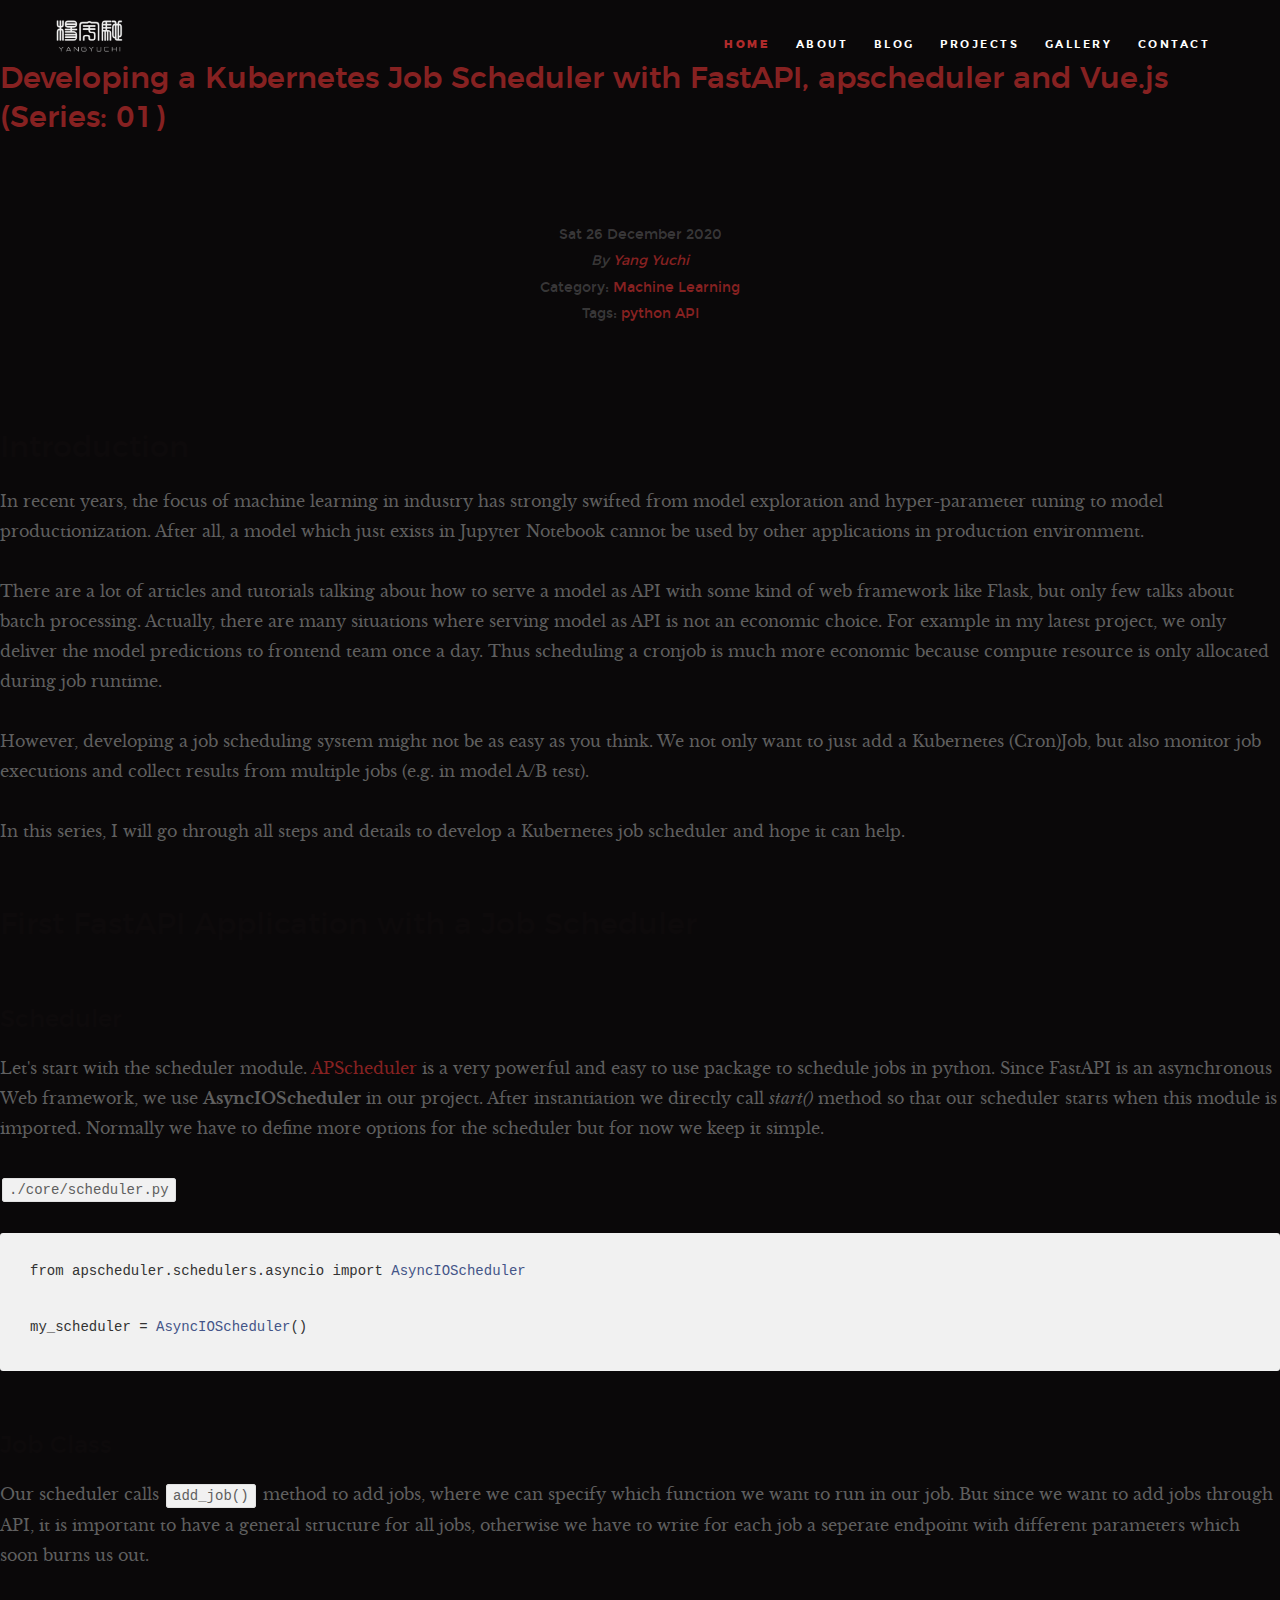
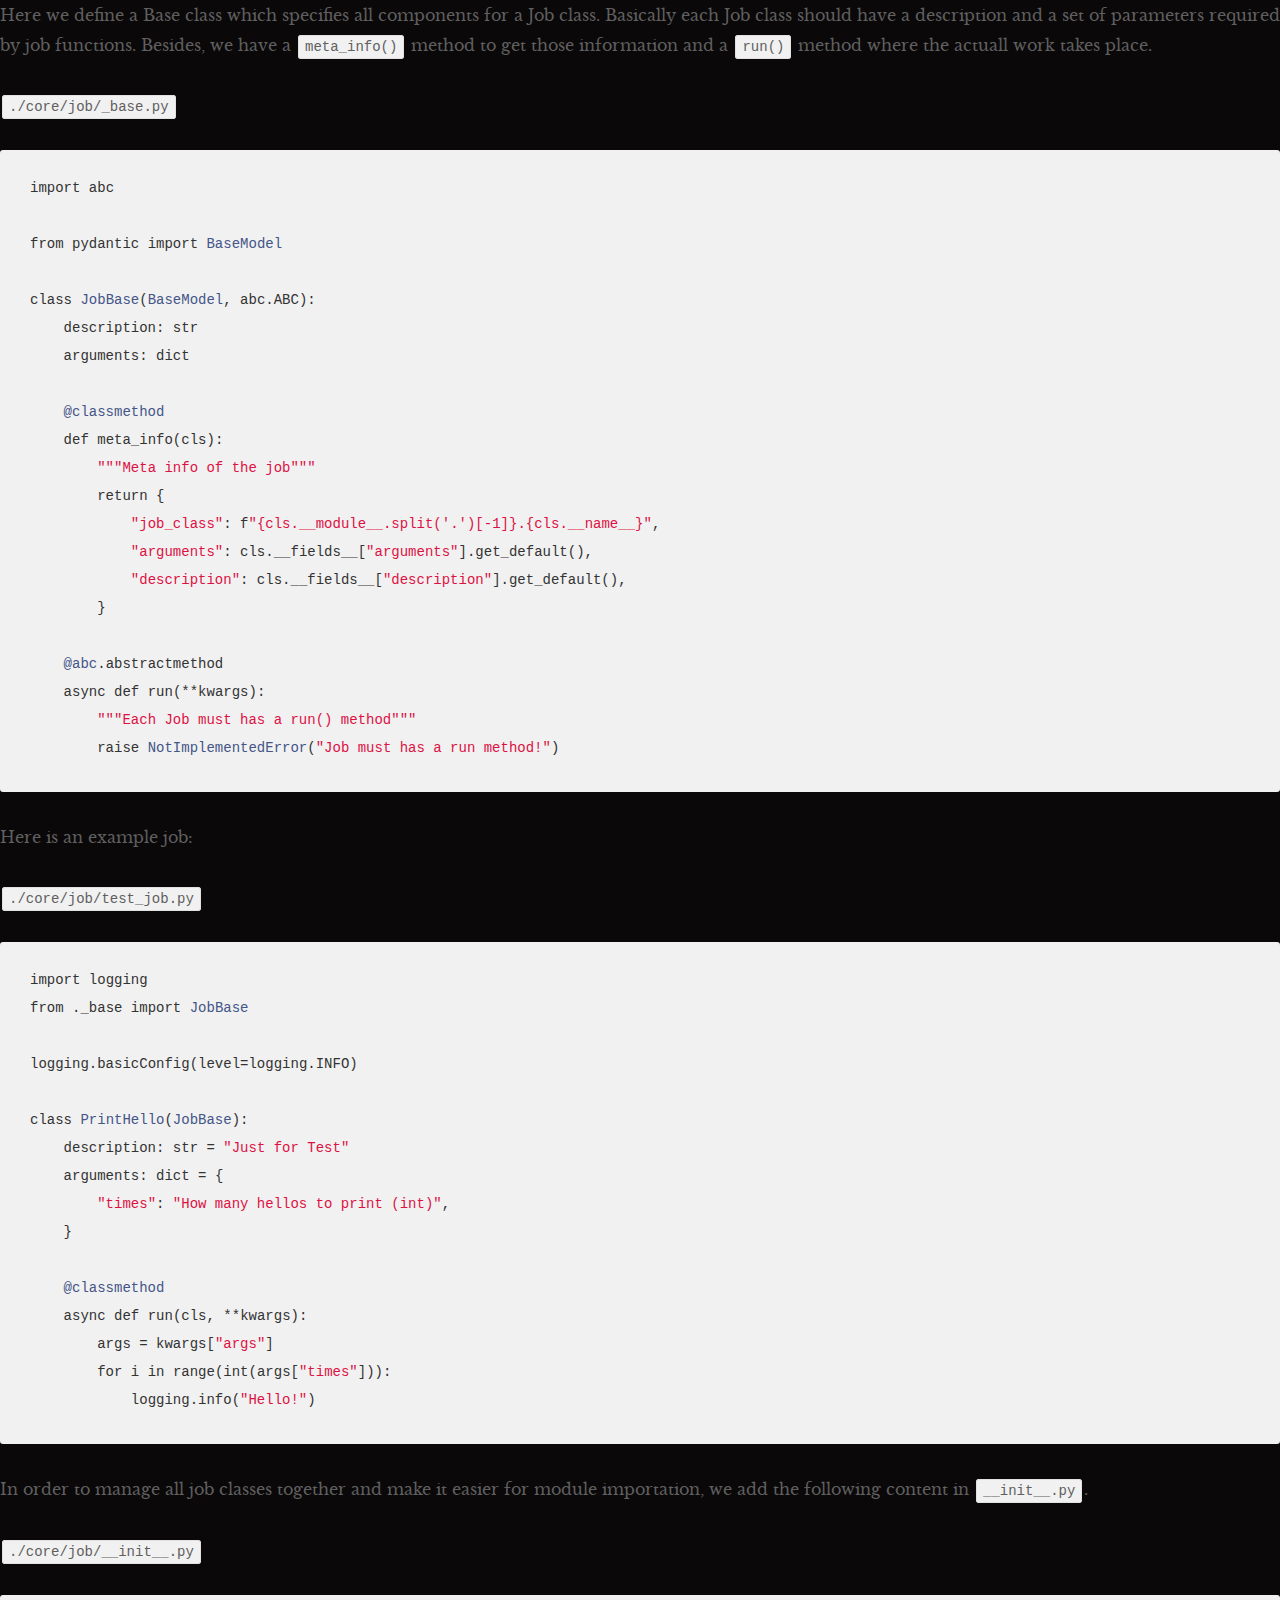
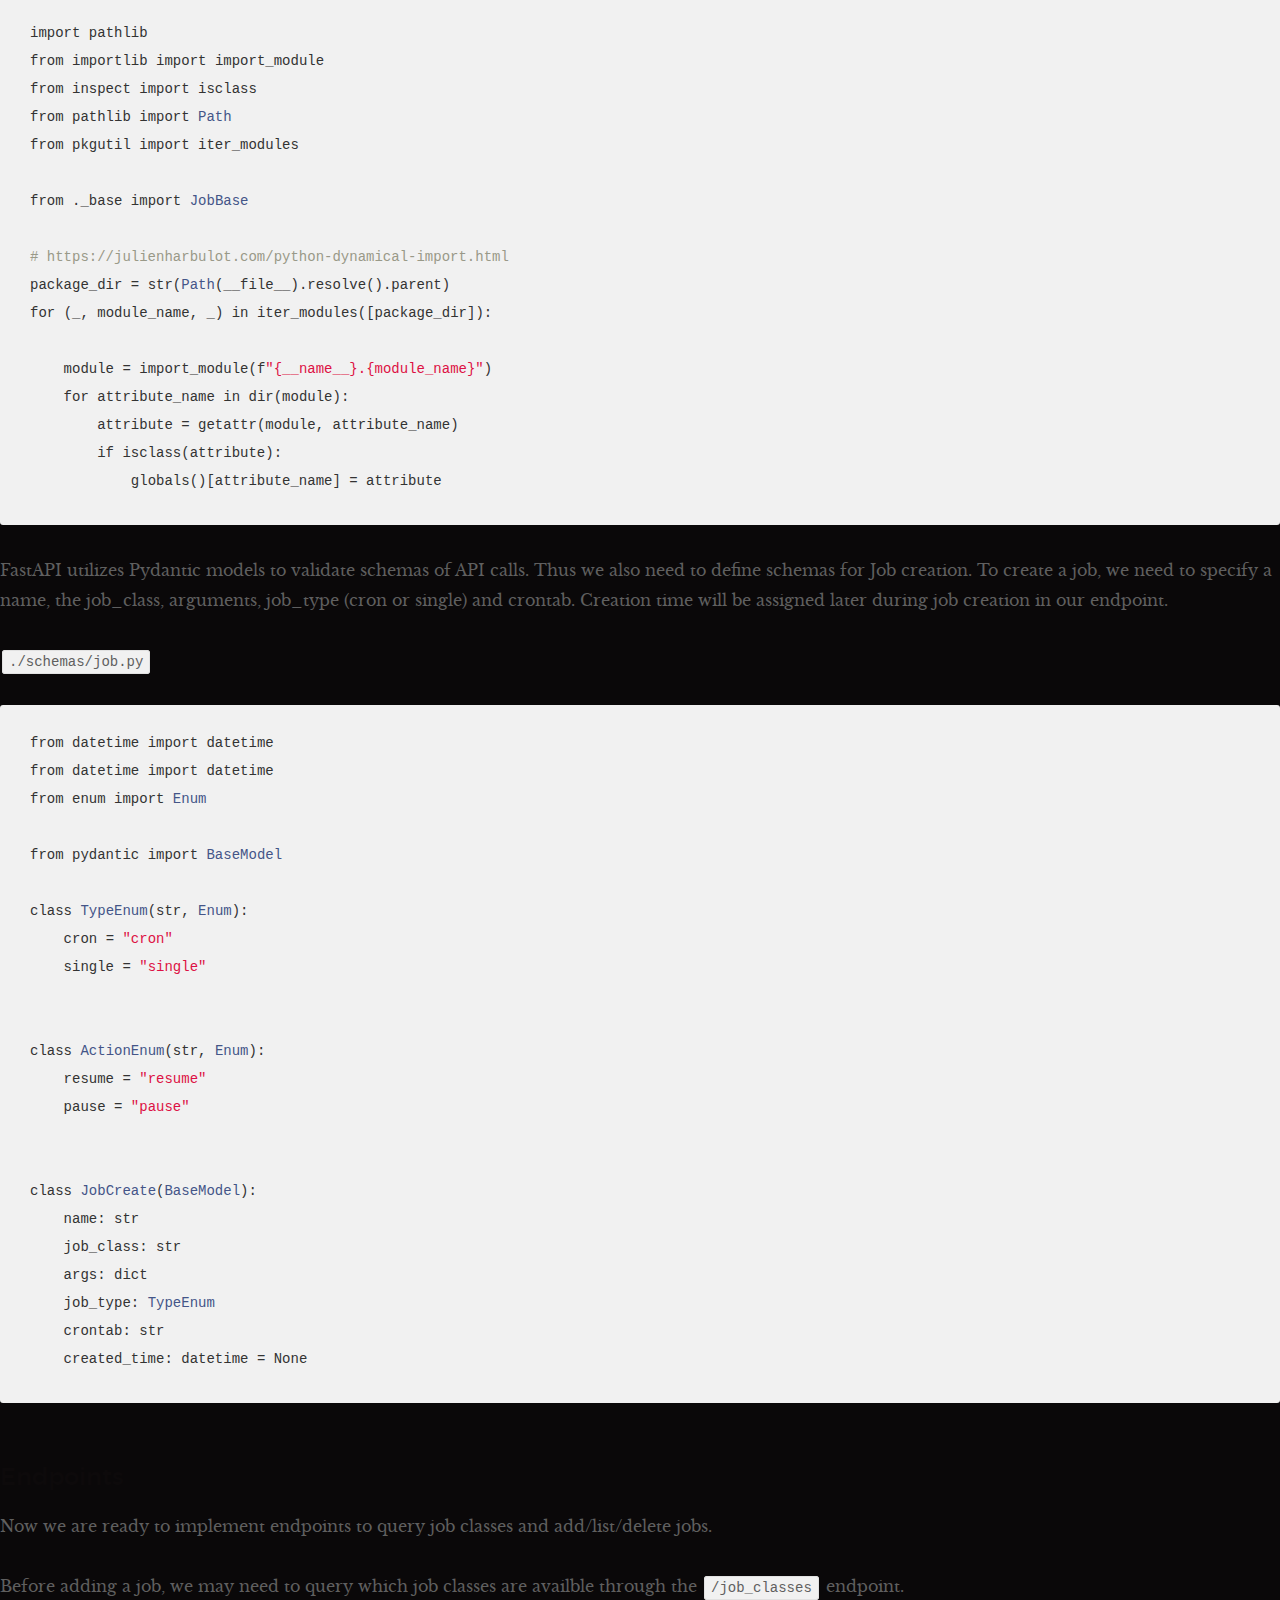
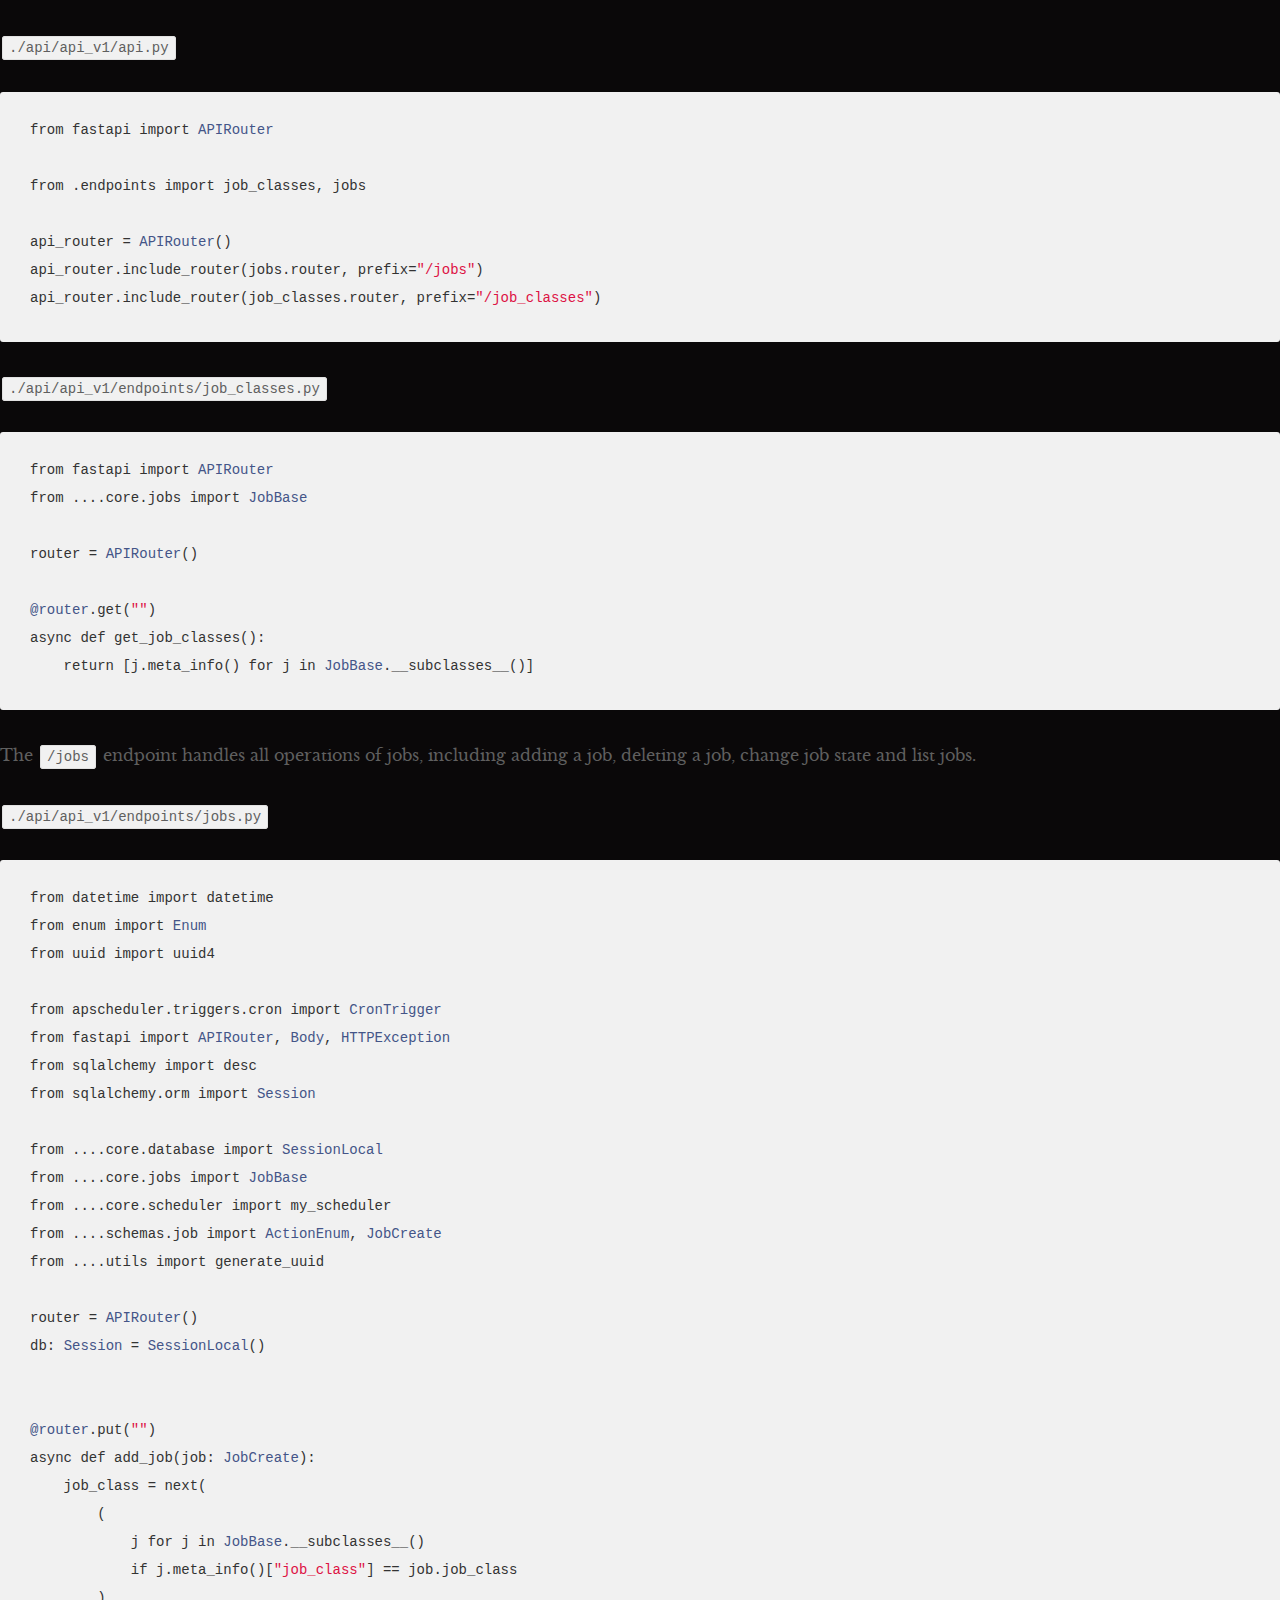
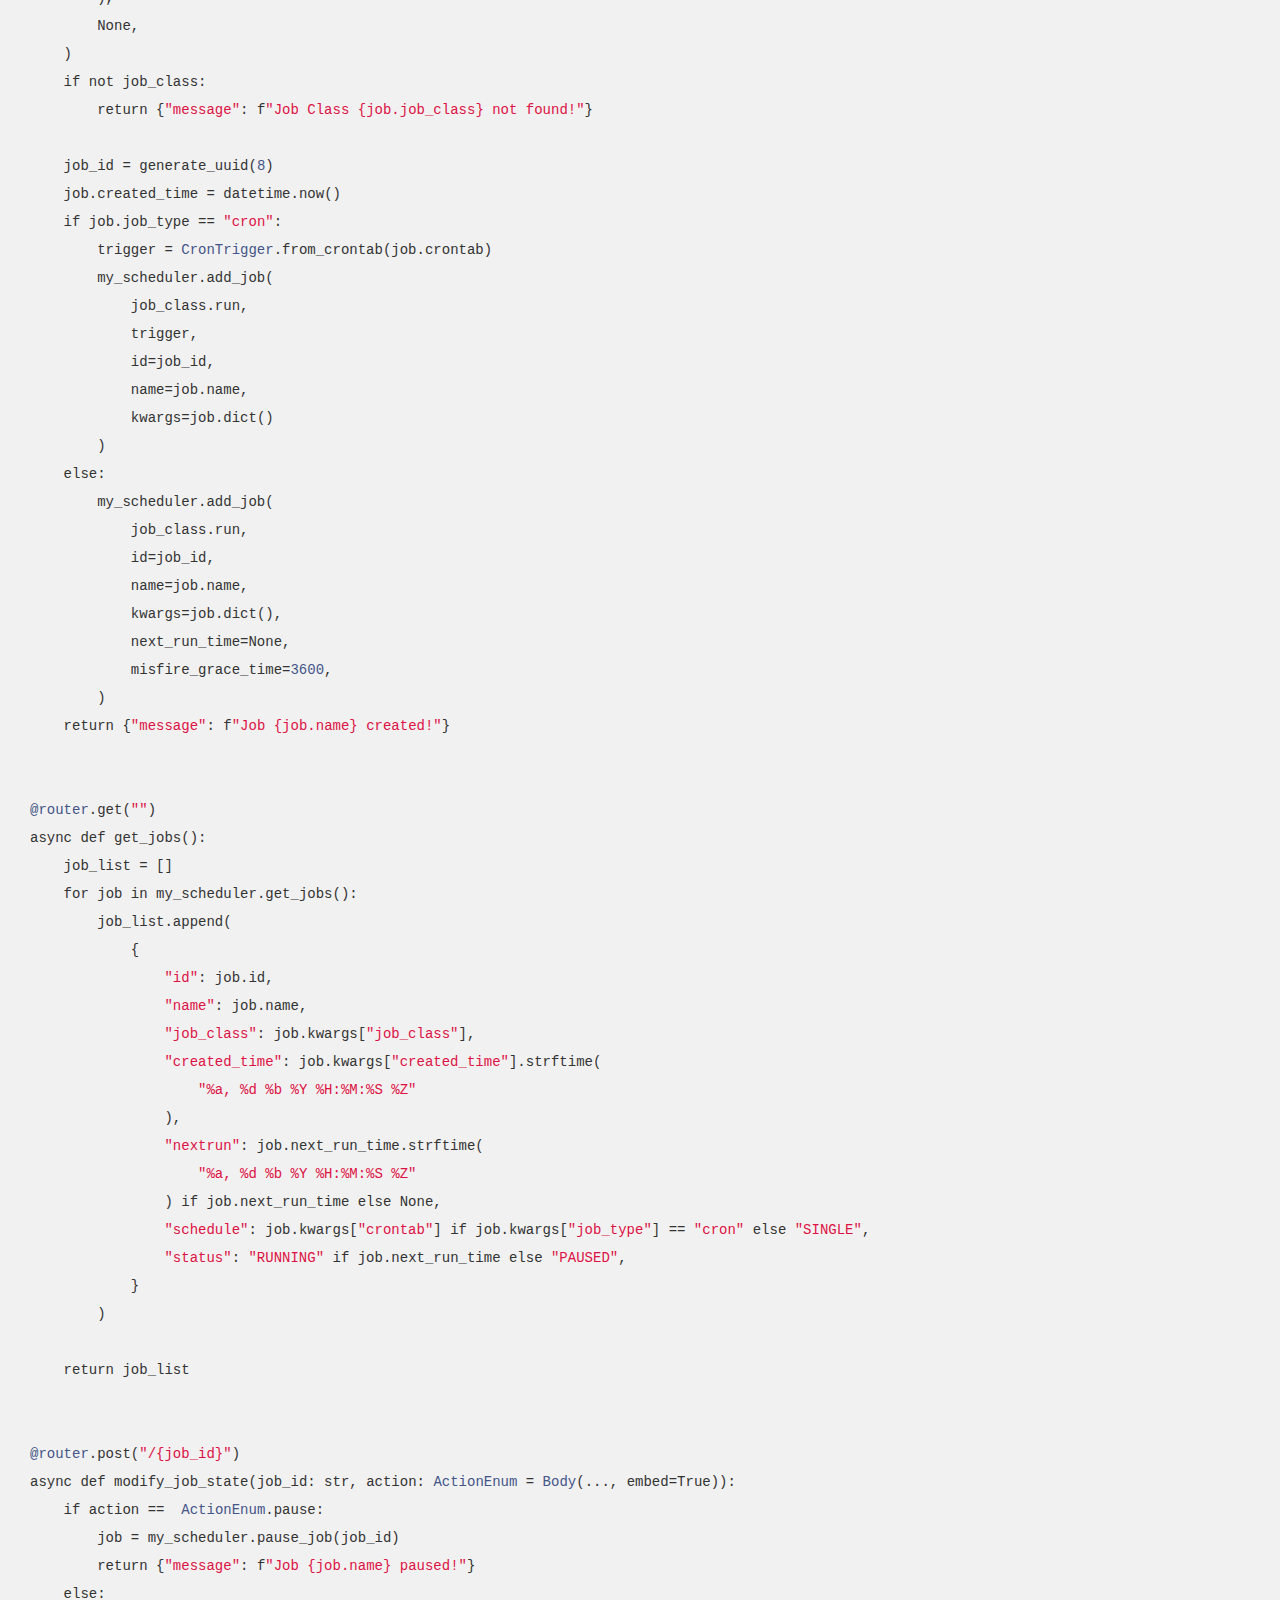
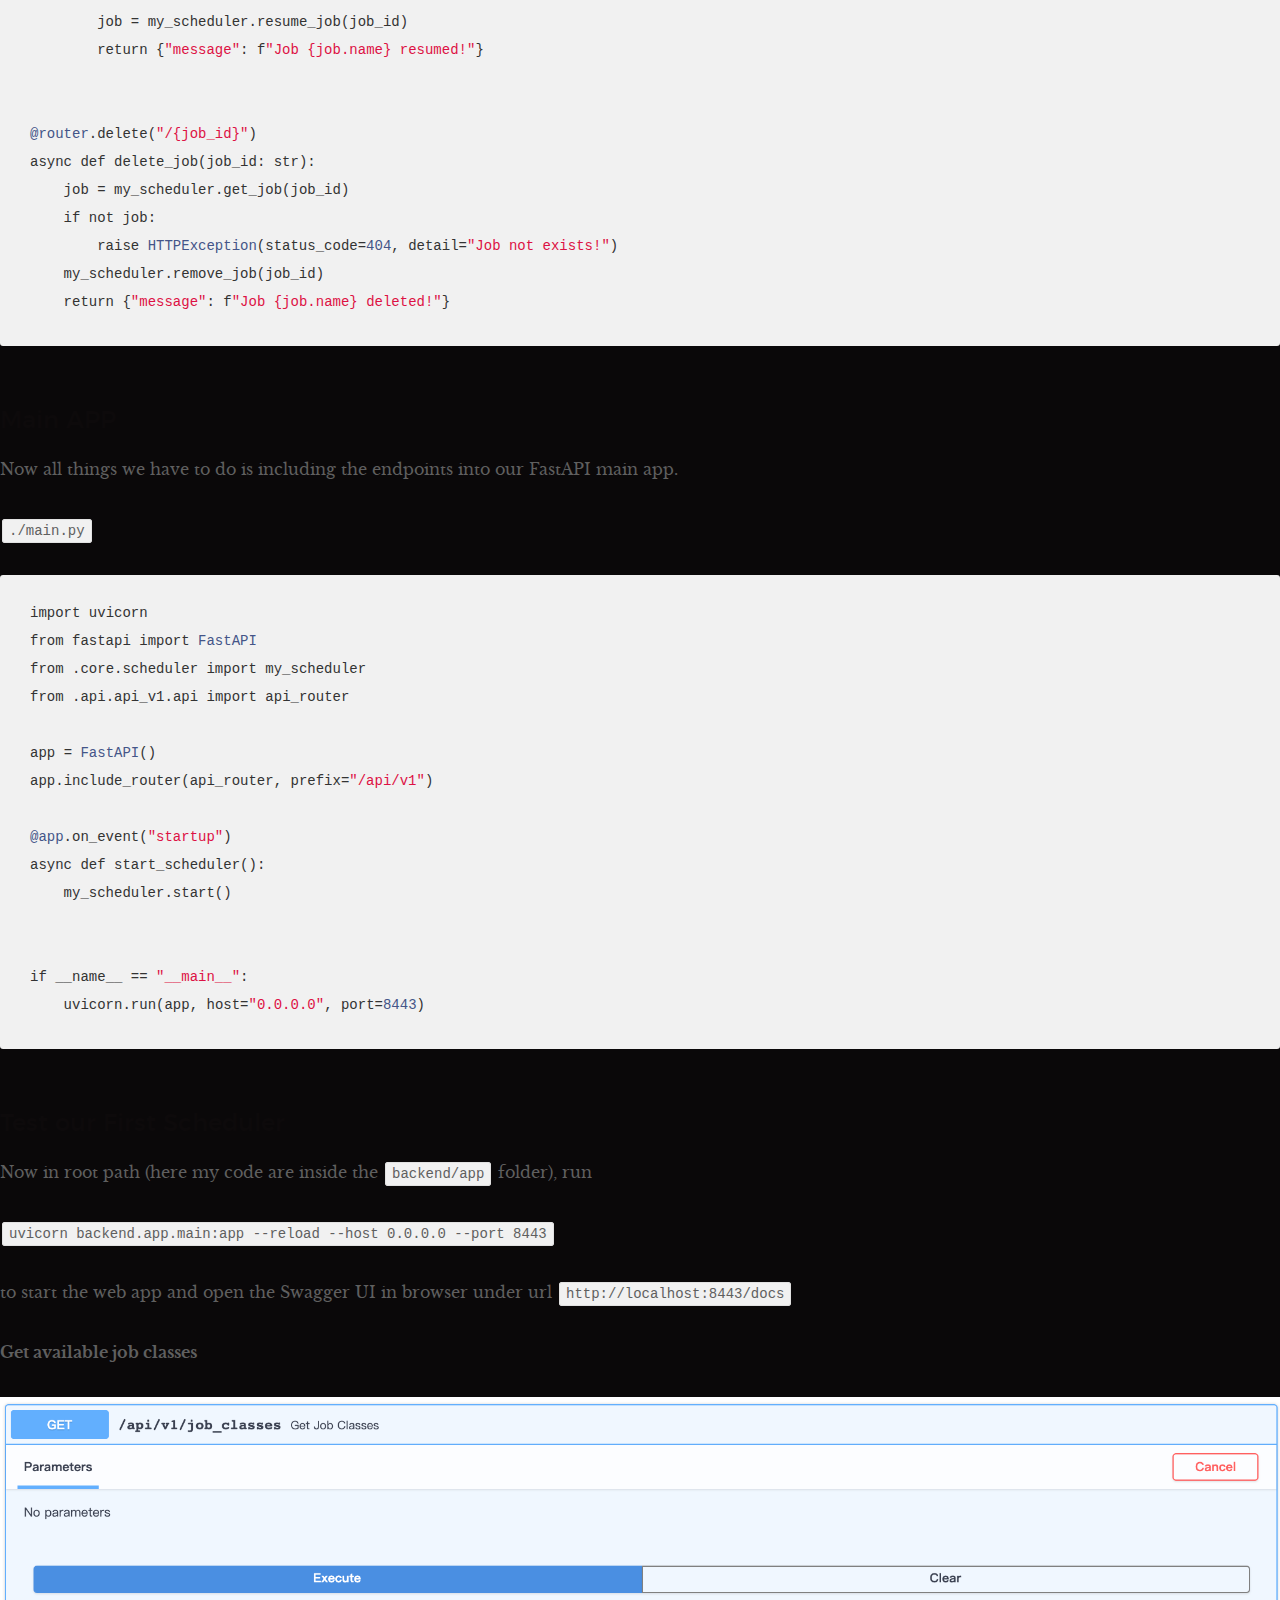
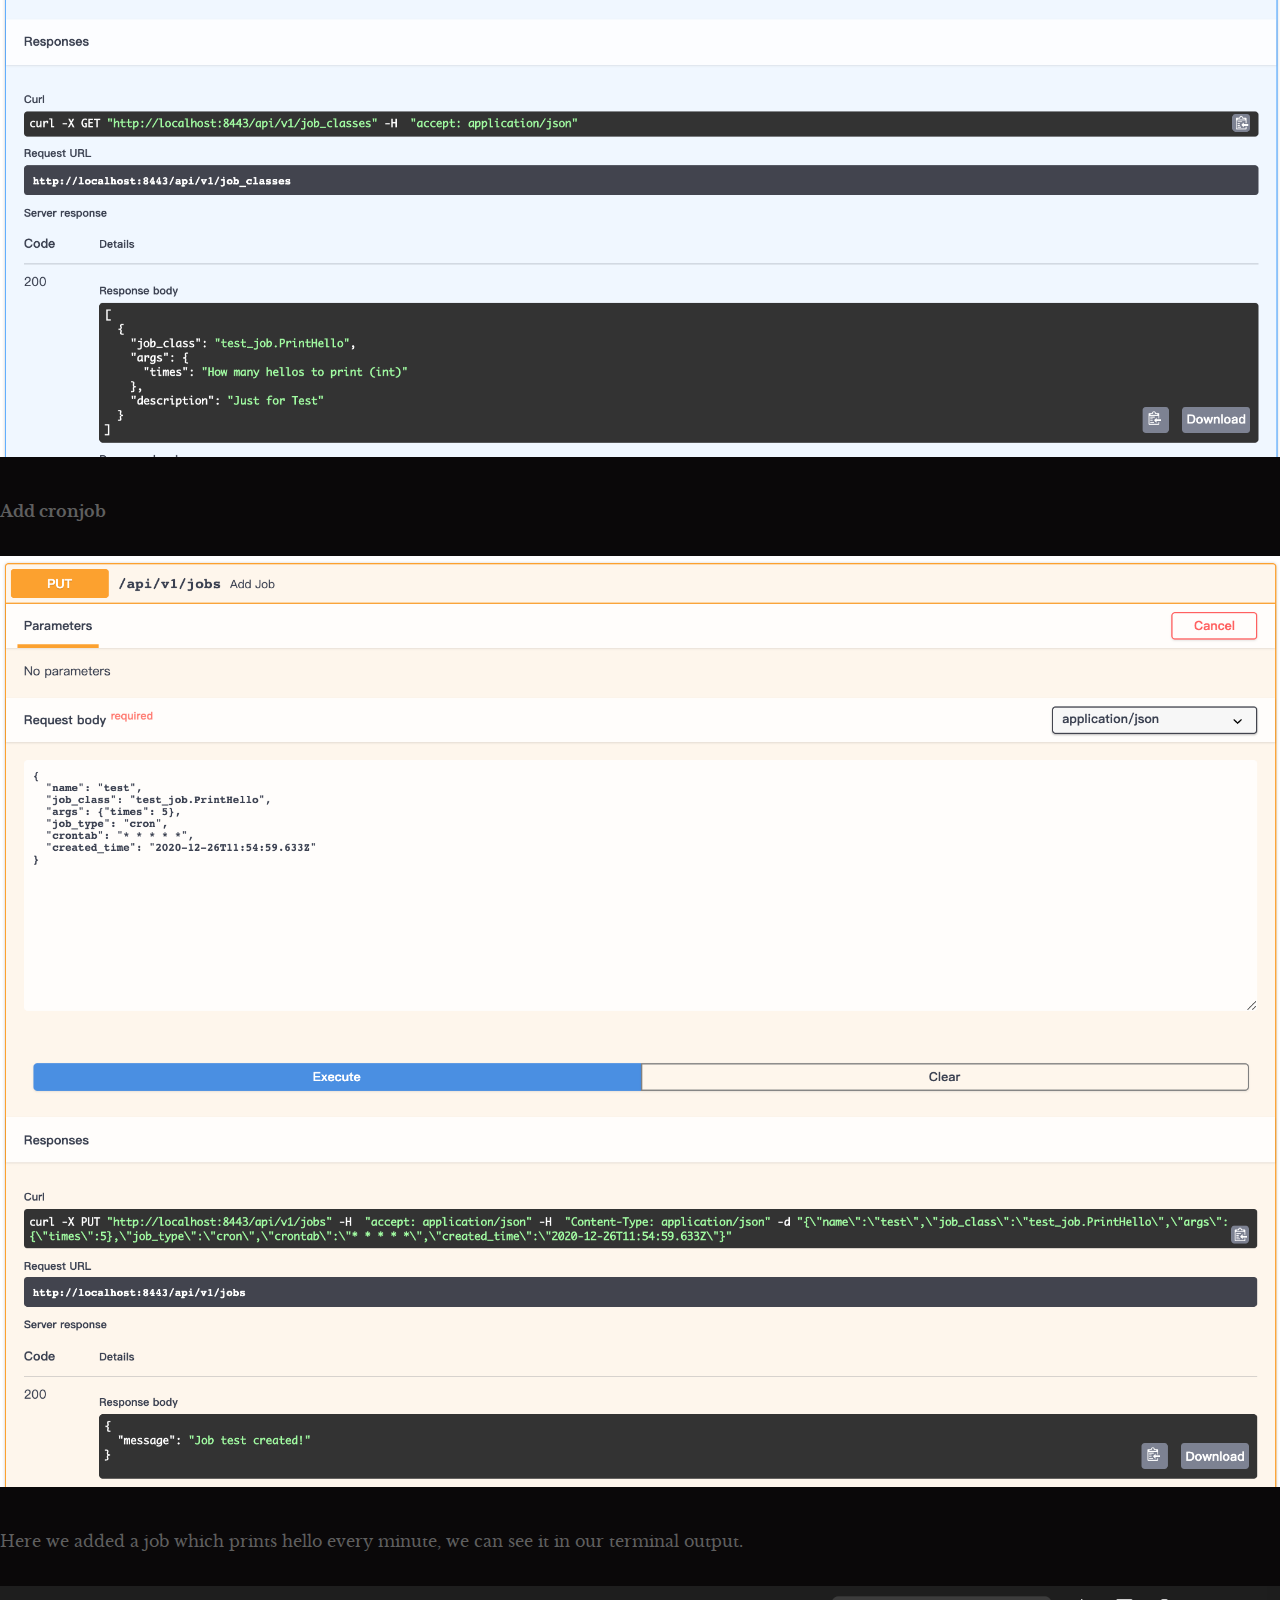
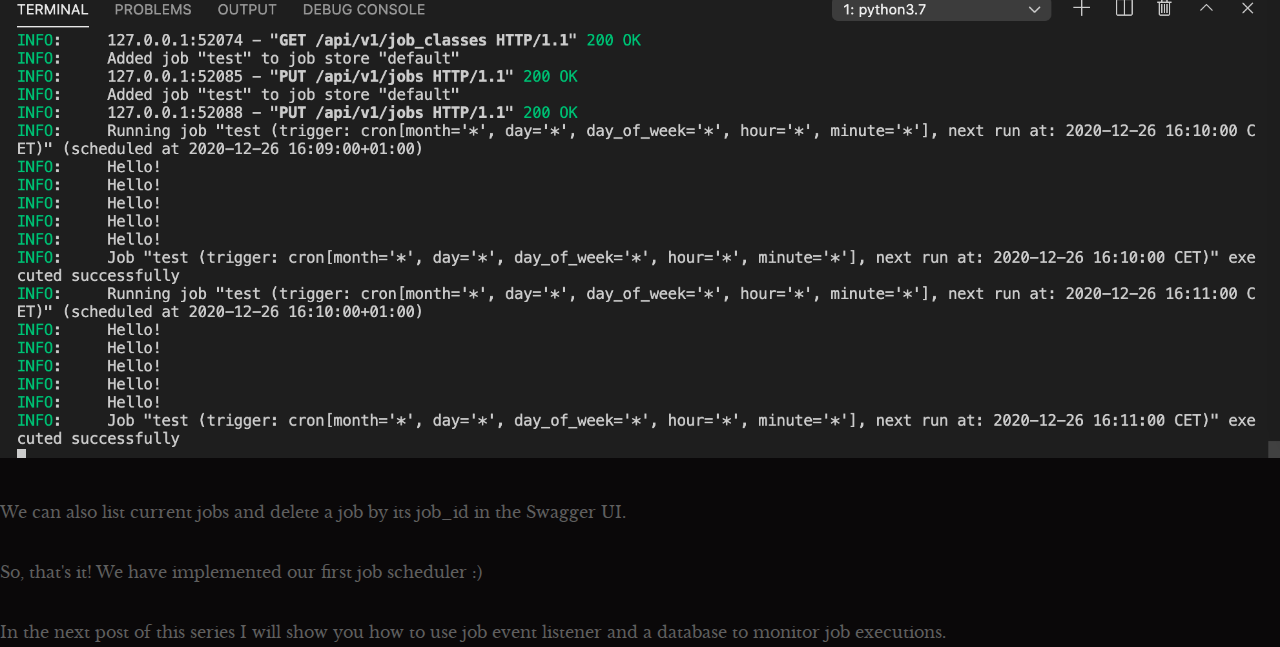
<file: My-second-post.html>
<!DOCTYPE html>
<!--[if lt IE 9 ]><html class="no-js oldie" lang="en"> <![endif]-->
<!--[if IE 9 ]><html class="no-js oldie ie9" lang="en"> <![endif]-->
<!--[if (gte IE 9)|!(IE)]><!-->
<html class="no-js" lang="en">
<!--<![endif]-->

<head>

    <!--- basic page needs
    ================================================== -->
    <meta charset="utf-8">
    <title>Yuchi's Blog</title>
    <meta name="description" content="This is my personal blog.">
    <meta name="author" content="">

    <!-- mobile specific metas
    ================================================== -->
    <meta name="viewport" content="width=device-width, initial-scale=1">

    <!-- CSS
    ================================================== -->
    <link rel="stylesheet" href="/theme/css/base.css" type="text/css" />
    <link rel="stylesheet" href="/theme/css/vendor.css" type="text/css" />
    <link rel="stylesheet" href="/theme/css/main.css" type="text/css" />

    <!-- script
    ================================================== -->
    <script src="/theme/js/modernizr.js"></script>
    <script src="/theme/js/pace.min.js"></script>

    <!-- favicons
    ================================================== -->
    <link rel="shortcut icon" href="/theme/images/favicon.ico" type="image/x-icon">
    <link rel="icon" href="/theme/images/favicon.ico" type="image/x-icon">

    <!-- Global site tag (gtag.js) - Google Analytics -->
    <script async src="https://www.googletagmanager.com/gtag/js?id=G-PTZLCWB4YG"></script>
    <script>
    window.dataLayer = window.dataLayer || [];
    function gtag(){dataLayer.push(arguments);}
    gtag('js', new Date());

    gtag('config', 'G-PTZLCWB4YG');
    </script>

</head>

<body id="top">

    <!-- header
    ================================================== -->
    <header class="s-header">

        <div class="header-logo">
            <a class="site-logo" href="index.html"><img src="/theme/images/logo.png" alt="Homepage"></a>
        </div>

        <nav class="header-nav-wrap">
            <ul class="header-nav">
                <li class="current"><a class="smoothscroll"  href="#home" title="home">Home</a></li>
                <li><a class="smoothscroll"  href="#about" title="about">About</a></li>
                <li><a class="smoothscroll"  href="#blog" title="blog">Blog</a></li>
                <li><a class="smoothscroll"  href="#projects" title="projects">Projects</a></li>
                <li><a class="smoothscroll"  href="#gallery" title="gallery">Gallery</a></li>
                <li><a class="smoothscroll"  href="#contact" title="contact">Contact</a></li>
            </ul>
        </nav>

        <a class="header-menu-toggle" href="#0"><span>Menu</span></a>

    </header> <!-- end s-header -->

<section id="content" class="body">
  <header>
    <h2 class="entry-title">
      <a href="/My-second-post.html" rel="bookmark"
         title="Permalink to Developing a Kubernetes Job Scheduler with FastAPI, apscheduler and Vue.js (Series: 01)">Developing a Kubernetes Job Scheduler with FastAPI, apscheduler and Vue.js (Series: 01)</a></h2>
 
  </header>
  <footer class="post-info">
    <time class="published" datetime="2020-12-26T10:01:00+01:00">
      Sat 26 December 2020
    </time>
    <address class="vcard author">
      By           <a class="url fn" href="/author/yang-yuchi.html">Yang Yuchi</a>
    </address>
    <div class="category">
        Category: <a href="/category/machine-learning.html">Machine Learning</a>
    </div>
    <div class="tags">
        Tags:
            <a href="/tag/python.html">python</a>
            <a href="/tag/api.html">API</a>
    </div>
  </footer><!-- /.post-info -->
  <div class="entry-content">
    <h2>Introduction</h2>
<p>In recent years, the focus of machine learning in industry has strongly swifted from model exploration and hyper-parameter tuning to model productionization. After all, a model which just exists in Jupyter Notebook cannot be used by other applications in production environment.</p>
<p>There are a lot of articles and tutorials talking about how to serve a model as API with some kind of web framework like Flask, but only few talks about batch processing. Actually, there are many situations where serving model as API is not an economic choice. For example in my latest project, we only deliver the model predictions to frontend team once a day. Thus scheduling a cronjob is much more economic because compute resource is only allocated during job runtime.</p>
<p>However, developing a job scheduling system might not be as easy as you think. We not only want to just add a Kubernetes (Cron)Job, but also monitor job executions and collect results from multiple jobs (e.g. in model A/B test). </p>
<p>In this series, I will go through all steps and details to develop a Kubernetes job scheduler and hope it can help.</p>
<h2>First FastAPI Application with a Job Scheduler</h2>
<h3>Scheduler</h3>
<p>Let's start with the scheduler module. <a href="https://apscheduler.readthedocs.io/en/stable/">APScheduler</a> is a very powerful and easy to use package to schedule jobs in python. Since FastAPI is an asynchronous Web framework, we use <strong>AsyncIOScheduler</strong> in our project. After instantiation we directly call <em>start()</em> method so that our scheduler starts when this module is imported. Normally we have to define more options for the scheduler but for now we keep it simple.</p>
<p><strong><code>./core/scheduler.py</code></strong></p>
<div class="highlight"><pre><span></span><code><span class="kn">from</span> <span class="nn">apscheduler.schedulers.asyncio</span> <span class="kn">import</span> <span class="n">AsyncIOScheduler</span>

<span class="n">my_scheduler</span> <span class="o">=</span> <span class="n">AsyncIOScheduler</span><span class="p">()</span>
</code></pre></div>

<h3>Job Class</h3>
<p>Our scheduler calls <code>add_job()</code> method to add jobs, where we can specify which function we want to run in our job. But since we want to add jobs through API, it is important to have a general structure for all jobs, otherwise we have to write for each job a seperate endpoint with different parameters which soon burns us out. </p>
<p>Here we define a Base class which specifies all components for a Job class. Basically each Job class should have a description and a set of parameters required by job functions. Besides, we have a <code>meta_info()</code> method to get those information and a <code>run()</code> method where the actuall work takes place.</p>
<p><strong><code>./core/job/_base.py</code></strong></p>
<div class="highlight"><pre><span></span><code><span class="kn">import</span> <span class="nn">abc</span>

<span class="kn">from</span> <span class="nn">pydantic</span> <span class="kn">import</span> <span class="n">BaseModel</span>

<span class="k">class</span> <span class="nc">JobBase</span><span class="p">(</span><span class="n">BaseModel</span><span class="p">,</span> <span class="n">abc</span><span class="o">.</span><span class="n">ABC</span><span class="p">):</span>
    <span class="n">description</span><span class="p">:</span> <span class="nb">str</span>
    <span class="n">arguments</span><span class="p">:</span> <span class="nb">dict</span>

    <span class="nd">@classmethod</span>
    <span class="k">def</span> <span class="nf">meta_info</span><span class="p">(</span><span class="bp">cls</span><span class="p">):</span>
        <span class="sd">&quot;&quot;&quot;Meta info of the job&quot;&quot;&quot;</span>
        <span class="k">return</span> <span class="p">{</span>
            <span class="s2">&quot;job_class&quot;</span><span class="p">:</span> <span class="sa">f</span><span class="s2">&quot;</span><span class="si">{</span><span class="bp">cls</span><span class="o">.</span><span class="vm">__module__</span><span class="o">.</span><span class="n">split</span><span class="p">(</span><span class="s1">&#39;.&#39;</span><span class="p">)[</span><span class="o">-</span><span class="mi">1</span><span class="p">]</span><span class="si">}</span><span class="s2">.</span><span class="si">{</span><span class="bp">cls</span><span class="o">.</span><span class="vm">__name__</span><span class="si">}</span><span class="s2">&quot;</span><span class="p">,</span>
            <span class="s2">&quot;arguments&quot;</span><span class="p">:</span> <span class="bp">cls</span><span class="o">.</span><span class="n">__fields__</span><span class="p">[</span><span class="s2">&quot;arguments&quot;</span><span class="p">]</span><span class="o">.</span><span class="n">get_default</span><span class="p">(),</span>
            <span class="s2">&quot;description&quot;</span><span class="p">:</span> <span class="bp">cls</span><span class="o">.</span><span class="n">__fields__</span><span class="p">[</span><span class="s2">&quot;description&quot;</span><span class="p">]</span><span class="o">.</span><span class="n">get_default</span><span class="p">(),</span>
        <span class="p">}</span>

    <span class="nd">@abc</span><span class="o">.</span><span class="n">abstractmethod</span>
    <span class="k">async</span> <span class="k">def</span> <span class="nf">run</span><span class="p">(</span><span class="o">**</span><span class="n">kwargs</span><span class="p">):</span>
        <span class="sd">&quot;&quot;&quot;Each Job must has a run() method&quot;&quot;&quot;</span>
        <span class="k">raise</span> <span class="ne">NotImplementedError</span><span class="p">(</span><span class="s2">&quot;Job must has a run method!&quot;</span><span class="p">)</span>
</code></pre></div>

<p>Here is an example job:</p>
<p><strong><code>./core/job/test_job.py</code></strong></p>
<div class="highlight"><pre><span></span><code><span class="kn">import</span> <span class="nn">logging</span>
<span class="kn">from</span> <span class="nn">._base</span> <span class="kn">import</span> <span class="n">JobBase</span>

<span class="n">logging</span><span class="o">.</span><span class="n">basicConfig</span><span class="p">(</span><span class="n">level</span><span class="o">=</span><span class="n">logging</span><span class="o">.</span><span class="n">INFO</span><span class="p">)</span>

<span class="k">class</span> <span class="nc">PrintHello</span><span class="p">(</span><span class="n">JobBase</span><span class="p">):</span>
    <span class="n">description</span><span class="p">:</span> <span class="nb">str</span> <span class="o">=</span> <span class="s2">&quot;Just for Test&quot;</span>
    <span class="n">arguments</span><span class="p">:</span> <span class="nb">dict</span> <span class="o">=</span> <span class="p">{</span>
        <span class="s2">&quot;times&quot;</span><span class="p">:</span> <span class="s2">&quot;How many hellos to print (int)&quot;</span><span class="p">,</span>
    <span class="p">}</span>

    <span class="nd">@classmethod</span>
    <span class="k">async</span> <span class="k">def</span> <span class="nf">run</span><span class="p">(</span><span class="bp">cls</span><span class="p">,</span> <span class="o">**</span><span class="n">kwargs</span><span class="p">):</span>
        <span class="n">args</span> <span class="o">=</span> <span class="n">kwargs</span><span class="p">[</span><span class="s2">&quot;args&quot;</span><span class="p">]</span>
        <span class="k">for</span> <span class="n">i</span> <span class="ow">in</span> <span class="nb">range</span><span class="p">(</span><span class="nb">int</span><span class="p">(</span><span class="n">args</span><span class="p">[</span><span class="s2">&quot;times&quot;</span><span class="p">])):</span>
            <span class="n">logging</span><span class="o">.</span><span class="n">info</span><span class="p">(</span><span class="s2">&quot;Hello!&quot;</span><span class="p">)</span>
</code></pre></div>

<p>In order to manage all job classes together and make it easier for module importation,  we add the following content in <code>__init__.py</code>. </p>
<p><strong><code>./core/job/__init__.py</code></strong></p>
<div class="highlight"><pre><span></span><code><span class="kn">import</span> <span class="nn">pathlib</span>
<span class="kn">from</span> <span class="nn">importlib</span> <span class="kn">import</span> <span class="n">import_module</span>
<span class="kn">from</span> <span class="nn">inspect</span> <span class="kn">import</span> <span class="n">isclass</span>
<span class="kn">from</span> <span class="nn">pathlib</span> <span class="kn">import</span> <span class="n">Path</span>
<span class="kn">from</span> <span class="nn">pkgutil</span> <span class="kn">import</span> <span class="n">iter_modules</span>

<span class="kn">from</span> <span class="nn">._base</span> <span class="kn">import</span> <span class="n">JobBase</span>

<span class="c1"># https://julienharbulot.com/python-dynamical-import.html</span>
<span class="n">package_dir</span> <span class="o">=</span> <span class="nb">str</span><span class="p">(</span><span class="n">Path</span><span class="p">(</span><span class="vm">__file__</span><span class="p">)</span><span class="o">.</span><span class="n">resolve</span><span class="p">()</span><span class="o">.</span><span class="n">parent</span><span class="p">)</span>
<span class="k">for</span> <span class="p">(</span><span class="n">_</span><span class="p">,</span> <span class="n">module_name</span><span class="p">,</span> <span class="n">_</span><span class="p">)</span> <span class="ow">in</span> <span class="n">iter_modules</span><span class="p">([</span><span class="n">package_dir</span><span class="p">]):</span>

    <span class="n">module</span> <span class="o">=</span> <span class="n">import_module</span><span class="p">(</span><span class="sa">f</span><span class="s2">&quot;</span><span class="si">{</span><span class="vm">__name__</span><span class="si">}</span><span class="s2">.</span><span class="si">{</span><span class="n">module_name</span><span class="si">}</span><span class="s2">&quot;</span><span class="p">)</span>
    <span class="k">for</span> <span class="n">attribute_name</span> <span class="ow">in</span> <span class="nb">dir</span><span class="p">(</span><span class="n">module</span><span class="p">):</span>
        <span class="n">attribute</span> <span class="o">=</span> <span class="nb">getattr</span><span class="p">(</span><span class="n">module</span><span class="p">,</span> <span class="n">attribute_name</span><span class="p">)</span>
        <span class="k">if</span> <span class="n">isclass</span><span class="p">(</span><span class="n">attribute</span><span class="p">):</span>
            <span class="nb">globals</span><span class="p">()[</span><span class="n">attribute_name</span><span class="p">]</span> <span class="o">=</span> <span class="n">attribute</span>
</code></pre></div>

<p>FastAPI utilizes Pydantic models to validate schemas of API calls. Thus we also need to define schemas for Job creation. To create a job, we need to specify a name, the job_class, arguments, job_type (cron or single) and crontab. Creation time will be assigned later during job creation in our endpoint.</p>
<p><strong><code>./schemas/job.py</code></strong></p>
<div class="highlight"><pre><span></span><code><span class="kn">from</span> <span class="nn">datetime</span> <span class="kn">import</span> <span class="n">datetime</span>
<span class="kn">from</span> <span class="nn">datetime</span> <span class="kn">import</span> <span class="n">datetime</span>
<span class="kn">from</span> <span class="nn">enum</span> <span class="kn">import</span> <span class="n">Enum</span>

<span class="kn">from</span> <span class="nn">pydantic</span> <span class="kn">import</span> <span class="n">BaseModel</span>

<span class="k">class</span> <span class="nc">TypeEnum</span><span class="p">(</span><span class="nb">str</span><span class="p">,</span> <span class="n">Enum</span><span class="p">):</span>
    <span class="n">cron</span> <span class="o">=</span> <span class="s2">&quot;cron&quot;</span>
    <span class="n">single</span> <span class="o">=</span> <span class="s2">&quot;single&quot;</span>


<span class="k">class</span> <span class="nc">ActionEnum</span><span class="p">(</span><span class="nb">str</span><span class="p">,</span> <span class="n">Enum</span><span class="p">):</span>
    <span class="n">resume</span> <span class="o">=</span> <span class="s2">&quot;resume&quot;</span>
    <span class="n">pause</span> <span class="o">=</span> <span class="s2">&quot;pause&quot;</span>


<span class="k">class</span> <span class="nc">JobCreate</span><span class="p">(</span><span class="n">BaseModel</span><span class="p">):</span>
    <span class="n">name</span><span class="p">:</span> <span class="nb">str</span>
    <span class="n">job_class</span><span class="p">:</span> <span class="nb">str</span>
    <span class="n">args</span><span class="p">:</span> <span class="nb">dict</span>
    <span class="n">job_type</span><span class="p">:</span> <span class="n">TypeEnum</span>
    <span class="n">crontab</span><span class="p">:</span> <span class="nb">str</span>
    <span class="n">created_time</span><span class="p">:</span> <span class="n">datetime</span> <span class="o">=</span> <span class="kc">None</span>
</code></pre></div>

<h3>Endpoints</h3>
<p>Now we are ready to implement endpoints to query job classes and add/list/delete jobs. </p>
<p>Before adding a job, we may need to query which job classes are availble through the <code>/job_classes</code> endpoint.</p>
<p><strong><code>./api/api_v1/api.py</code></strong></p>
<div class="highlight"><pre><span></span><code><span class="kn">from</span> <span class="nn">fastapi</span> <span class="kn">import</span> <span class="n">APIRouter</span>

<span class="kn">from</span> <span class="nn">.endpoints</span> <span class="kn">import</span> <span class="n">job_classes</span><span class="p">,</span> <span class="n">jobs</span>

<span class="n">api_router</span> <span class="o">=</span> <span class="n">APIRouter</span><span class="p">()</span>
<span class="n">api_router</span><span class="o">.</span><span class="n">include_router</span><span class="p">(</span><span class="n">jobs</span><span class="o">.</span><span class="n">router</span><span class="p">,</span> <span class="n">prefix</span><span class="o">=</span><span class="s2">&quot;/jobs&quot;</span><span class="p">)</span>
<span class="n">api_router</span><span class="o">.</span><span class="n">include_router</span><span class="p">(</span><span class="n">job_classes</span><span class="o">.</span><span class="n">router</span><span class="p">,</span> <span class="n">prefix</span><span class="o">=</span><span class="s2">&quot;/job_classes&quot;</span><span class="p">)</span>
</code></pre></div>

<p><strong><code>./api/api_v1/endpoints/job_classes.py</code></strong></p>
<div class="highlight"><pre><span></span><code><span class="kn">from</span> <span class="nn">fastapi</span> <span class="kn">import</span> <span class="n">APIRouter</span>
<span class="kn">from</span> <span class="nn">....core.jobs</span> <span class="kn">import</span> <span class="n">JobBase</span>

<span class="n">router</span> <span class="o">=</span> <span class="n">APIRouter</span><span class="p">()</span>

<span class="nd">@router</span><span class="o">.</span><span class="n">get</span><span class="p">(</span><span class="s2">&quot;&quot;</span><span class="p">)</span>
<span class="k">async</span> <span class="k">def</span> <span class="nf">get_job_classes</span><span class="p">():</span>
    <span class="k">return</span> <span class="p">[</span><span class="n">j</span><span class="o">.</span><span class="n">meta_info</span><span class="p">()</span> <span class="k">for</span> <span class="n">j</span> <span class="ow">in</span> <span class="n">JobBase</span><span class="o">.</span><span class="n">__subclasses__</span><span class="p">()]</span>
</code></pre></div>

<p>The <code>/jobs</code> endpoint handles all operations of jobs, including adding a job, deleting a job, change job state and list jobs.</p>
<p><strong><code>./api/api_v1/endpoints/jobs.py</code></strong></p>
<div class="highlight"><pre><span></span><code><span class="kn">from</span> <span class="nn">datetime</span> <span class="kn">import</span> <span class="n">datetime</span>
<span class="kn">from</span> <span class="nn">enum</span> <span class="kn">import</span> <span class="n">Enum</span>
<span class="kn">from</span> <span class="nn">uuid</span> <span class="kn">import</span> <span class="n">uuid4</span>

<span class="kn">from</span> <span class="nn">apscheduler.triggers.cron</span> <span class="kn">import</span> <span class="n">CronTrigger</span>
<span class="kn">from</span> <span class="nn">fastapi</span> <span class="kn">import</span> <span class="n">APIRouter</span><span class="p">,</span> <span class="n">Body</span><span class="p">,</span> <span class="n">HTTPException</span>
<span class="kn">from</span> <span class="nn">sqlalchemy</span> <span class="kn">import</span> <span class="n">desc</span>
<span class="kn">from</span> <span class="nn">sqlalchemy.orm</span> <span class="kn">import</span> <span class="n">Session</span>

<span class="kn">from</span> <span class="nn">....core.database</span> <span class="kn">import</span> <span class="n">SessionLocal</span>
<span class="kn">from</span> <span class="nn">....core.jobs</span> <span class="kn">import</span> <span class="n">JobBase</span>
<span class="kn">from</span> <span class="nn">....core.scheduler</span> <span class="kn">import</span> <span class="n">my_scheduler</span>
<span class="kn">from</span> <span class="nn">....schemas.job</span> <span class="kn">import</span> <span class="n">ActionEnum</span><span class="p">,</span> <span class="n">JobCreate</span>
<span class="kn">from</span> <span class="nn">....utils</span> <span class="kn">import</span> <span class="n">generate_uuid</span>

<span class="n">router</span> <span class="o">=</span> <span class="n">APIRouter</span><span class="p">()</span>
<span class="n">db</span><span class="p">:</span> <span class="n">Session</span> <span class="o">=</span> <span class="n">SessionLocal</span><span class="p">()</span>


<span class="nd">@router</span><span class="o">.</span><span class="n">put</span><span class="p">(</span><span class="s2">&quot;&quot;</span><span class="p">)</span>
<span class="k">async</span> <span class="k">def</span> <span class="nf">add_job</span><span class="p">(</span><span class="n">job</span><span class="p">:</span> <span class="n">JobCreate</span><span class="p">):</span>
    <span class="n">job_class</span> <span class="o">=</span> <span class="nb">next</span><span class="p">(</span>
        <span class="p">(</span>
            <span class="n">j</span> <span class="k">for</span> <span class="n">j</span> <span class="ow">in</span> <span class="n">JobBase</span><span class="o">.</span><span class="n">__subclasses__</span><span class="p">()</span>
            <span class="k">if</span> <span class="n">j</span><span class="o">.</span><span class="n">meta_info</span><span class="p">()[</span><span class="s2">&quot;job_class&quot;</span><span class="p">]</span> <span class="o">==</span> <span class="n">job</span><span class="o">.</span><span class="n">job_class</span>
        <span class="p">),</span>
        <span class="kc">None</span><span class="p">,</span>
    <span class="p">)</span>
    <span class="k">if</span> <span class="ow">not</span> <span class="n">job_class</span><span class="p">:</span>
        <span class="k">return</span> <span class="p">{</span><span class="s2">&quot;message&quot;</span><span class="p">:</span> <span class="sa">f</span><span class="s2">&quot;Job Class </span><span class="si">{</span><span class="n">job</span><span class="o">.</span><span class="n">job_class</span><span class="si">}</span><span class="s2"> not found!&quot;</span><span class="p">}</span>

    <span class="n">job_id</span> <span class="o">=</span> <span class="n">generate_uuid</span><span class="p">(</span><span class="mi">8</span><span class="p">)</span>
    <span class="n">job</span><span class="o">.</span><span class="n">created_time</span> <span class="o">=</span> <span class="n">datetime</span><span class="o">.</span><span class="n">now</span><span class="p">()</span>
    <span class="k">if</span> <span class="n">job</span><span class="o">.</span><span class="n">job_type</span> <span class="o">==</span> <span class="s2">&quot;cron&quot;</span><span class="p">:</span>
        <span class="n">trigger</span> <span class="o">=</span> <span class="n">CronTrigger</span><span class="o">.</span><span class="n">from_crontab</span><span class="p">(</span><span class="n">job</span><span class="o">.</span><span class="n">crontab</span><span class="p">)</span>
        <span class="n">my_scheduler</span><span class="o">.</span><span class="n">add_job</span><span class="p">(</span>
            <span class="n">job_class</span><span class="o">.</span><span class="n">run</span><span class="p">,</span>
            <span class="n">trigger</span><span class="p">,</span>
            <span class="nb">id</span><span class="o">=</span><span class="n">job_id</span><span class="p">,</span>
            <span class="n">name</span><span class="o">=</span><span class="n">job</span><span class="o">.</span><span class="n">name</span><span class="p">,</span>
            <span class="n">kwargs</span><span class="o">=</span><span class="n">job</span><span class="o">.</span><span class="n">dict</span><span class="p">()</span>
        <span class="p">)</span>
    <span class="k">else</span><span class="p">:</span>
        <span class="n">my_scheduler</span><span class="o">.</span><span class="n">add_job</span><span class="p">(</span>
            <span class="n">job_class</span><span class="o">.</span><span class="n">run</span><span class="p">,</span>
            <span class="nb">id</span><span class="o">=</span><span class="n">job_id</span><span class="p">,</span>
            <span class="n">name</span><span class="o">=</span><span class="n">job</span><span class="o">.</span><span class="n">name</span><span class="p">,</span>
            <span class="n">kwargs</span><span class="o">=</span><span class="n">job</span><span class="o">.</span><span class="n">dict</span><span class="p">(),</span>
            <span class="n">next_run_time</span><span class="o">=</span><span class="kc">None</span><span class="p">,</span>
            <span class="n">misfire_grace_time</span><span class="o">=</span><span class="mi">3600</span><span class="p">,</span>
        <span class="p">)</span>
    <span class="k">return</span> <span class="p">{</span><span class="s2">&quot;message&quot;</span><span class="p">:</span> <span class="sa">f</span><span class="s2">&quot;Job </span><span class="si">{</span><span class="n">job</span><span class="o">.</span><span class="n">name</span><span class="si">}</span><span class="s2"> created!&quot;</span><span class="p">}</span>


<span class="nd">@router</span><span class="o">.</span><span class="n">get</span><span class="p">(</span><span class="s2">&quot;&quot;</span><span class="p">)</span>
<span class="k">async</span> <span class="k">def</span> <span class="nf">get_jobs</span><span class="p">():</span>
    <span class="n">job_list</span> <span class="o">=</span> <span class="p">[]</span>
    <span class="k">for</span> <span class="n">job</span> <span class="ow">in</span> <span class="n">my_scheduler</span><span class="o">.</span><span class="n">get_jobs</span><span class="p">():</span>
        <span class="n">job_list</span><span class="o">.</span><span class="n">append</span><span class="p">(</span>
            <span class="p">{</span>
                <span class="s2">&quot;id&quot;</span><span class="p">:</span> <span class="n">job</span><span class="o">.</span><span class="n">id</span><span class="p">,</span>
                <span class="s2">&quot;name&quot;</span><span class="p">:</span> <span class="n">job</span><span class="o">.</span><span class="n">name</span><span class="p">,</span>
                <span class="s2">&quot;job_class&quot;</span><span class="p">:</span> <span class="n">job</span><span class="o">.</span><span class="n">kwargs</span><span class="p">[</span><span class="s2">&quot;job_class&quot;</span><span class="p">],</span>
                <span class="s2">&quot;created_time&quot;</span><span class="p">:</span> <span class="n">job</span><span class="o">.</span><span class="n">kwargs</span><span class="p">[</span><span class="s2">&quot;created_time&quot;</span><span class="p">]</span><span class="o">.</span><span class="n">strftime</span><span class="p">(</span>
                    <span class="s2">&quot;</span><span class="si">%a</span><span class="s2">, </span><span class="si">%d</span><span class="s2"> %b %Y %H:%M:%S %Z&quot;</span>
                <span class="p">),</span>
                <span class="s2">&quot;nextrun&quot;</span><span class="p">:</span> <span class="n">job</span><span class="o">.</span><span class="n">next_run_time</span><span class="o">.</span><span class="n">strftime</span><span class="p">(</span>
                    <span class="s2">&quot;</span><span class="si">%a</span><span class="s2">, </span><span class="si">%d</span><span class="s2"> %b %Y %H:%M:%S %Z&quot;</span> 
                <span class="p">)</span> <span class="k">if</span> <span class="n">job</span><span class="o">.</span><span class="n">next_run_time</span> <span class="k">else</span> <span class="kc">None</span><span class="p">,</span>
                <span class="s2">&quot;schedule&quot;</span><span class="p">:</span> <span class="n">job</span><span class="o">.</span><span class="n">kwargs</span><span class="p">[</span><span class="s2">&quot;crontab&quot;</span><span class="p">]</span> <span class="k">if</span> <span class="n">job</span><span class="o">.</span><span class="n">kwargs</span><span class="p">[</span><span class="s2">&quot;job_type&quot;</span><span class="p">]</span> <span class="o">==</span> <span class="s2">&quot;cron&quot;</span> <span class="k">else</span> <span class="s2">&quot;SINGLE&quot;</span><span class="p">,</span>
                <span class="s2">&quot;status&quot;</span><span class="p">:</span> <span class="s2">&quot;RUNNING&quot;</span> <span class="k">if</span> <span class="n">job</span><span class="o">.</span><span class="n">next_run_time</span> <span class="k">else</span> <span class="s2">&quot;PAUSED&quot;</span><span class="p">,</span>
            <span class="p">}</span>
        <span class="p">)</span>

    <span class="k">return</span> <span class="n">job_list</span>


<span class="nd">@router</span><span class="o">.</span><span class="n">post</span><span class="p">(</span><span class="s2">&quot;/</span><span class="si">{job_id}</span><span class="s2">&quot;</span><span class="p">)</span>
<span class="k">async</span> <span class="k">def</span> <span class="nf">modify_job_state</span><span class="p">(</span><span class="n">job_id</span><span class="p">:</span> <span class="nb">str</span><span class="p">,</span> <span class="n">action</span><span class="p">:</span> <span class="n">ActionEnum</span> <span class="o">=</span> <span class="n">Body</span><span class="p">(</span><span class="o">...</span><span class="p">,</span> <span class="n">embed</span><span class="o">=</span><span class="kc">True</span><span class="p">)):</span>
    <span class="k">if</span> <span class="n">action</span> <span class="o">==</span>  <span class="n">ActionEnum</span><span class="o">.</span><span class="n">pause</span><span class="p">:</span>
        <span class="n">job</span> <span class="o">=</span> <span class="n">my_scheduler</span><span class="o">.</span><span class="n">pause_job</span><span class="p">(</span><span class="n">job_id</span><span class="p">)</span>
        <span class="k">return</span> <span class="p">{</span><span class="s2">&quot;message&quot;</span><span class="p">:</span> <span class="sa">f</span><span class="s2">&quot;Job </span><span class="si">{</span><span class="n">job</span><span class="o">.</span><span class="n">name</span><span class="si">}</span><span class="s2"> paused!&quot;</span><span class="p">}</span>
    <span class="k">else</span><span class="p">:</span>
        <span class="n">job</span> <span class="o">=</span> <span class="n">my_scheduler</span><span class="o">.</span><span class="n">resume_job</span><span class="p">(</span><span class="n">job_id</span><span class="p">)</span>
        <span class="k">return</span> <span class="p">{</span><span class="s2">&quot;message&quot;</span><span class="p">:</span> <span class="sa">f</span><span class="s2">&quot;Job </span><span class="si">{</span><span class="n">job</span><span class="o">.</span><span class="n">name</span><span class="si">}</span><span class="s2"> resumed!&quot;</span><span class="p">}</span>


<span class="nd">@router</span><span class="o">.</span><span class="n">delete</span><span class="p">(</span><span class="s2">&quot;/</span><span class="si">{job_id}</span><span class="s2">&quot;</span><span class="p">)</span>
<span class="k">async</span> <span class="k">def</span> <span class="nf">delete_job</span><span class="p">(</span><span class="n">job_id</span><span class="p">:</span> <span class="nb">str</span><span class="p">):</span>
    <span class="n">job</span> <span class="o">=</span> <span class="n">my_scheduler</span><span class="o">.</span><span class="n">get_job</span><span class="p">(</span><span class="n">job_id</span><span class="p">)</span>
    <span class="k">if</span> <span class="ow">not</span> <span class="n">job</span><span class="p">:</span>
        <span class="k">raise</span> <span class="n">HTTPException</span><span class="p">(</span><span class="n">status_code</span><span class="o">=</span><span class="mi">404</span><span class="p">,</span> <span class="n">detail</span><span class="o">=</span><span class="s2">&quot;Job not exists!&quot;</span><span class="p">)</span>
    <span class="n">my_scheduler</span><span class="o">.</span><span class="n">remove_job</span><span class="p">(</span><span class="n">job_id</span><span class="p">)</span>
    <span class="k">return</span> <span class="p">{</span><span class="s2">&quot;message&quot;</span><span class="p">:</span> <span class="sa">f</span><span class="s2">&quot;Job </span><span class="si">{</span><span class="n">job</span><span class="o">.</span><span class="n">name</span><span class="si">}</span><span class="s2"> deleted!&quot;</span><span class="p">}</span>
</code></pre></div>

<h3>Main APP</h3>
<p>Now all things we have to do is including the endpoints into our FastAPI main app. </p>
<p><strong><code>./main.py</code></strong></p>
<div class="highlight"><pre><span></span><code><span class="kn">import</span> <span class="nn">uvicorn</span>
<span class="kn">from</span> <span class="nn">fastapi</span> <span class="kn">import</span> <span class="n">FastAPI</span>
<span class="kn">from</span> <span class="nn">.core.scheduler</span> <span class="kn">import</span> <span class="n">my_scheduler</span>
<span class="kn">from</span> <span class="nn">.api.api_v1.api</span> <span class="kn">import</span> <span class="n">api_router</span>

<span class="n">app</span> <span class="o">=</span> <span class="n">FastAPI</span><span class="p">()</span>
<span class="n">app</span><span class="o">.</span><span class="n">include_router</span><span class="p">(</span><span class="n">api_router</span><span class="p">,</span> <span class="n">prefix</span><span class="o">=</span><span class="s2">&quot;/api/v1&quot;</span><span class="p">)</span>

<span class="nd">@app</span><span class="o">.</span><span class="n">on_event</span><span class="p">(</span><span class="s2">&quot;startup&quot;</span><span class="p">)</span>
<span class="k">async</span> <span class="k">def</span> <span class="nf">start_scheduler</span><span class="p">():</span>
    <span class="n">my_scheduler</span><span class="o">.</span><span class="n">start</span><span class="p">()</span>


<span class="k">if</span> <span class="vm">__name__</span> <span class="o">==</span> <span class="s2">&quot;__main__&quot;</span><span class="p">:</span>
    <span class="n">uvicorn</span><span class="o">.</span><span class="n">run</span><span class="p">(</span><span class="n">app</span><span class="p">,</span> <span class="n">host</span><span class="o">=</span><span class="s2">&quot;0.0.0.0&quot;</span><span class="p">,</span> <span class="n">port</span><span class="o">=</span><span class="mi">8443</span><span class="p">)</span>
</code></pre></div>

<h3>Test our First Scheduler</h3>
<p>Now in root path (here my code are inside the <code>backend/app</code> folder), run </p>
<p><code>uvicorn backend.app.main:app --reload --host 0.0.0.0 --port 8443</code></p>
<p>to start the web app and open the Swagger UI in browser under url <code>http://localhost:8443/docs</code></p>
<p><strong>Get available job classes</strong></p>
<p><img src="../images/job_classes.png" alt="img" style="zoom:80%;" /></p>
<p><strong>Add cronjob</strong></p>
<p><img src="../images/add_job.png" alt="img" style="zoom:80%;" /></p>
<p>Here we added a job which prints hello every minute, we can see it in our terminal output.</p>
<p><img src="../images/printhello.png" alt="img" style="zoom:80%;" /></p>
<p>We can also list current jobs and delete a job by its job_id in the Swagger UI. </p>
<p>So, that's it! We have implemented our first job scheduler :)</p>
<p>In the next post of this series I will show you how to use job event listener and a database to monitor job executions. </p>
  </div><!-- /.entry-content -->
</section>

    <!-- Java Script
    ================================================== -->
    <script src="/theme/js/jquery-3.2.1.min.js"></script>
    <script src="/theme/js/plugins.js"></script>
    <script src="/theme/js/main.js"></script>

</body>

</html>
</file>
<file: theme/css/base.css>
/* =================================================================== 
 *
 *  Hola v1.0 Base Stylesheet
 *  10-02-2017
 *  ------------------------------------------------------------------
 *
 *  TOC:
 *  # Normalize
 *  # Basic/base setup styles
 *      ## Media
 *      ## Typography resets
 *      ## links
 *      ## inputs
 *  # grid
 *      ## medium size devices
 *      ## tablets
 *      ## mobile devices
 *      ## small mobile devices
 *  # block grids
 *      ## medium size devices
 *      ## tablets
 *      ## mobile devices
 *      ## small mobile devices
 *  # MISC
 *
 * =================================================================== */


/* ===================================================================
 * # normalize
 * normalize.css v5.0.0 | MIT License | 
 * github.com/necolas/normalize.css
 *
 * ------------------------------------------------------------------- */

html {
    font-family: sans-serif;
    line-height: 1.15;
    -ms-text-size-adjust: 100%;
    -webkit-text-size-adjust: 100%;
}

body {
    margin: 0;
}

article, aside, footer, header, nav, section {
    display: block;
}

h1 {
    font-size: 2em;
    margin: 0.67em 0;
}

figcaption, figure, main {
    display: block;
}

figure {
    margin: 1em 40px;
}

hr {
    box-sizing: content-box;
    height: 0;
    overflow: visible;
}

pre {
    font-family: monospace, monospace;
    font-size: 1em;
}

a {
    background-color: transparent;
    -webkit-text-decoration-skip: objects;
}

a:active, a:hover {
    outline-width: 0;
}

abbr[title] {
    border-bottom: none;
    text-decoration: underline;
    text-decoration: underline dotted;
}

b, strong {
    font-weight: inherit;
}

b, strong {
    font-weight: bolder;
}

code, kbd, samp {
    font-family: monospace, monospace;
    font-size: 1em;
}

dfn {
    font-style: italic;
}

mark {
    background-color: #ff0;
    color: #000;
}

small {
    font-size: 80%;
}

sub, sup {
    font-size: 75%;
    line-height: 0;
    position: relative;
    vertical-align: baseline;
}

sub {
    bottom: -0.25em;
}

sup {
    top: -0.5em;
}

audio, video {
    display: inline-block;
}

audio:not([controls]) {
    display: none;
    height: 0;
}

img {
    border-style: none;
}

svg:not(:root) {
    overflow: hidden;
}

button, input, optgroup, select, textarea {
    font-family: sans-serif;
    font-size: 100%;
    line-height: 1.15;
    margin: 0;
}

button, input {
    overflow: visible;
}

button, select {
    text-transform: none;
}

button, html [type="button"], [type="reset"], [type="submit"] {
    -webkit-appearance: button;
}

button::-moz-focus-inner, [type="button"]::-moz-focus-inner, [type="reset"]::-moz-focus-inner, [type="submit"]::-moz-focus-inner {
    border-style: none;
    padding: 0;
}

button:-moz-focusring, [type="button"]:-moz-focusring, [type="reset"]:-moz-focusring, [type="submit"]:-moz-focusring {
    outline: 1px dotted ButtonText;
}

fieldset {
    border: 1px solid #c0c0c0;
    margin: 0 2px;
    padding: 0.35em 0.625em 0.75em;
}

legend {
    box-sizing: border-box;
    color: inherit;
    display: table;
    max-width: 100%;
    padding: 0;
    white-space: normal;
}

progress {
    display: inline-block;
    vertical-align: baseline;
}

textarea {
    overflow: auto;
}

[type="checkbox"], [type="radio"] {
    box-sizing: border-box;
    padding: 0;
}

[type="number"]::-webkit-inner-spin-button, [type="number"]::-webkit-outer-spin-button {
    height: auto;
}

[type="search"] {
    -webkit-appearance: textfield;
    outline-offset: -2px;
}

[type="search"]::-webkit-search-cancel-button, [type="search"]::-webkit-search-decoration {
    -webkit-appearance: none;
}

::-webkit-file-upload-button {
    -webkit-appearance: button;
    font: inherit;
}

details, menu {
    display: block;
}

summary {
    display: list-item;
}

canvas {
    display: inline-block;
}

template {
    display: none;
}

[hidden] {
    display: none;
}


/* ===================================================================
 * # basic/base setup styles - (_basic.scss)
 *
 * ------------------------------------------------------------------- */

html {
    font-size: 62.5%;
    box-sizing: border-box;
}

*, *::before, *::after {
    box-sizing: inherit;
}

body {
    font-weight: normal;
    line-height: 1;
    word-wrap: break-word;
    text-rendering: optimizeLegibility;
    -webkit-overflow-scrolling: touch;
    -webkit-text-size-adjust: none;
}

body, input, button {
    -moz-osx-font-smoothing: grayscale;
    -webkit-font-smoothing: antialiased;
}


/* ------------------------------------------------------------------- 
 * ## Media - (_basic.scss)
 * ------------------------------------------------------------------- */

img, video {
    max-width: 100%;
    height: auto;
}


/* ------------------------------------------------------------------- 
 * ## Typography resets - (_basic.scss)
 * ------------------------------------------------------------------- */

div, dl, dt, dd, ul, ol, li, h1, h2, h3, h4, h5, h6, pre, form, p, blockquote, th, td {
    margin: 0;
    padding: 0;
}

h1, h2, h3, h4, h5, h6 {
    -webkit-font-smoothing: auto;
    -webkit-font-smoothing: antialiased;
    -webkit-font-variant-ligatures: common-ligatures;
    -moz-font-variant-ligatures: common-ligatures;
    font-variant-ligatures: common-ligatures;
    text-rendering: optimizeLegibility;
}

em, i {
    font-style: italic;
    line-height: inherit;
}

strong, b {
    font-weight: bold;
    line-height: inherit;
}

small {
    font-size: 60%;
    line-height: inherit;
}

ol, ul {
    list-style: none;
}

li {
    display: block;
}


/* ------------------------------------------------------------------- 
 * ## links - (_basic.scss)
 * ------------------------------------------------------------------- */

a {
    text-decoration: none;
    line-height: inherit;
}

a img {
    border: none;
}


/* ------------------------------------------------------------------- 
 * ## inputs - (_basic.scss)
 * ------------------------------------------------------------------- */

fieldset {
    margin: 0;
    padding: 0;
}

input[type="email"], 
input[type="number"], 
input[type="search"], 
input[type="text"], 
input[type="tel"], 
input[type="url"], 
input[type="password"], textarea {
    -webkit-appearance: none;
    -moz-appearance: none;
    -ms-appearance: none;
    -o-appearance: none;
    appearance: none;
}


/* ===================================================================
 * # grid - (_grid.scss)
 *
 * ------------------------------------------------------------------- */

.row {
    width: 94%;
    max-width: 1200px;
    margin: 0 auto;
}

.row:after {
    content: "";
    display: table;
    clear: both;
}

.row .row {
    width: auto;
    max-width: none;
    margin-left: -20px;
    margin-right: -20px;
}


/* column blocks
 * -------------------------------------- */

[class*="col-"] {
    float: left;
}

[class*="col-"] + [class*="col-"].end {
    float: right;
}

[class*="col-"] {
    padding: 0 20px;
}


/* column width classes 
 * -------------------------------------- */

.col-one {
    width: 8.33333%;
}

.col-two, .col-1-6 {
    width: 16.66667%;
}

.col-three, .col-1-4 {
    width: 25%;
}

.col-four, .col-1-3 {
    width: 33.33333%;
}

.col-five {
    width: 41.66667%;
}

.col-six, .col-1-2 {
    width: 50%;
}

.col-seven {
    width: 58.33333%;
}

.col-eight, .col-2-3 {
    width: 66.66667%;
}

.col-nine, .col-3-4 {
    width: 75%;
}

.col-ten, .col-5-6 {
    width: 83.33333%;
}

.col-eleven {
    width: 91.66667%;
}

.col-twelve, .col-full {
    width: 100%;
}


/* ------------------------------------------------------------------- 
 * ## medium size devices - (_grid.scss)
 * ------------------------------------------------------------------- */

@media only screen and (max-width: 1200px) {
    .row .row {
        margin-left: -15px;
        margin-right: -15px;
    }
    [class*="col-"] {
        padding: 0 15px;
    }
    .md-two, .md-1-6 {
        width: 16.66667%;
    }
    .md-one {
        width: 8.33333%;
    }
    .md-three, .md-1-4 {
        width: 25%;
    }
    .md-four, .md-1-3 {
        width: 33.33333%;
    }
    .md-five {
        width: 41.66667%;
    }
    .md-six, .md-1-2 {
        width: 50%;
    }
    .md-seven {
        width: 58.33333%;
    }
    .md-eight, .md-2-3 {
        width: 66.66667%;
    }
    .md-nine, .md-3-4 {
        width: 75%;
    }
    .md-ten, .md-5-6 {
        width: 83.33333%;
    }
    .md-eleven {
        width: 91.66667%;
    }
    .md-twelve, .md-full {
        width: 100%;
    }
}


/* ------------------------------------------------------------------- 
 * ## tablets - (_grid.scss)
 * ------------------------------------------------------------------- */

@media only screen and (max-width: 800px) {
    .row {
        width: 90%;
    }
    .tab-1-4 {
        width: 25%;
    }
    .tab-1-3 {
        width: 33.33333%;
    }
    .tab-1-2 {
        width: 50%;
    }
    .tab-2-3 {
        width: 66.66667%;
    }
    .tab-3-4 {
        width: 75%;
    }
    .tab-full {
        width: 100%;
    }
}


/* ------------------------------------------------------------------- 
 * ## mobile devices - (_grid.scss)
 * ------------------------------------------------------------------- */

@media only screen and (max-width: 600px) {
    .row {
        width: auto;
        padding-left: 25px;
        padding-right: 25px;
    }
    .row .row {
        margin-left: -10px;
        margin-right: -10px;
    }
    [class*="col-"] {
        padding: 0 10px;
    }
    .mob-1-4 {
        width: 25%;
    }
    .mob-1-3 {
        width: 33.33333%;
    }
    .mob-1-2 {
        width: 50%;
    }
    .mob-2-3 {
        width: 66.66667%;
    }
    .mob-3-4 {
        width: 75%;
    }
    .mob-full {
        width: 100%;
    }
}


/* ------------------------------------------------------------------- 
 * ## small mobile devices - (_grid.scss) 
 * ------------------------------------------------------------------- */


/* stack columns on small mobile devices
 * ------------------------------------------------------------------- */

@media only screen and (max-width: 400px) {
    .row .row {
        padding-left: 0;
        padding-right: 0;
        margin-left: 0;
        margin-right: 0;
    }
    [class*="col-"] {
        width: 100% !important;
        float: none !important;
        clear: both !important;
        margin-left: 0;
        margin-right: 0;
        padding: 0;
    }
    [class*="col-"] + [class*="col-"].end {
        float: none;
    }
}


/* ===================================================================
 * # block grids - (_grid.scss)
 * ------------------------------------------------------------------- */


/*   Equally-sized columns define at row level
 * ------------------------------------------------------------------- */

[class*="block-"]:after {
    content: "";
    display: table;
    clear: both;
}

.block-1-6 .col-block {
    width: 16.66667%;
}

.block-1-5 .col-block {
    width: 20%;
}

.block-1-4 .col-block {
    width: 25%;
}

.block-1-3 .col-block {
    width: 33.33333%;
}

.block-1-2 .col-block {
    width: 50%;
}


/**
 * Clearing for block grid columns. Allow columns with 
 * different heights to align properly.
 */

.block-1-6 .col-block:nth-child(6n+1), 
.block-1-5 .col-block:nth-child(5n+1), 
.block-1-4 .col-block:nth-child(4n+1), 
.block-1-3 .col-block:nth-child(3n+1), 
.block-1-2 .col-block:nth-child(2n+1) {
    clear: both;
}


/* ------------------------------------------------------------------- 
 * ## medium size devices - (_grid.scss)
 * ------------------------------------------------------------------- */

@media only screen and (max-width: 1200px) {
    .block-m-1-6 .col-block {
        width: 16.66667%;
    }
    .block-m-1-5 .col-block {
        width: 20%;
    }
    .block-m-1-4 .col-block {
        width: 25%;
    }
    .block-m-1-3 .col-block {
        width: 33.33333%;
    }
    .block-m-1-2 .col-block {
        width: 50%;
    }
    .block-m-full .col-block {
        width: 100%;
        clear: both;
    }
    [class*="block-m-"] .bgrid:nth-child(n) {
        clear: none;
    }
    .block-m-1-6 .col-block:nth-child(6n+1), 
    .block-m-1-5 .col-block:nth-child(5n+1), 
    .block-m-1-4 .col-block:nth-child(4n+1), 
    .block-m-1-3 .col-block:nth-child(3n+1), 
    .block-m-1-2 .col-block:nth-child(2n+1) {
        clear: both;
    }
}


/* ------------------------------------------------------------------- 
 * ## tablets - (_grid.scss)
 * ------------------------------------------------------------------- */

@media only screen and (max-width: 800px) {
    .block-tab-1-6 .col-block {
        width: 16.66667%;
    }
    .block-tab-1-5 .col-block {
        width: 20%;
    }
    .block-tab-1-4 .col-block {
        width: 25%;
    }
    .block-tab-1-3 .col-block {
        width: 33.33333%;
    }
    .block-tab-1-2 .col-block {
        width: 50%;
    }
    .block-tab-full .col-block {
        width: 100%;
        clear: both;
    }
    [class*="block-tab-"] .bgrid:nth-child(n) {
        clear: none;
    }
    .block-tab-1-6 .col-block:nth-child(6n+1), 
    .block-tab-1-6 .col-block:nth-child(5n+1), 
    .block-tab-1-4 .col-block:nth-child(4n+1), 
    .block-tab-1-3 .col-block:nth-child(3n+1), 
    .block-tab-1-2 .col-block:nth-child(2n+1) {
        clear: both;
    }
}


/* ------------------------------------------------------------------- 
 * ## mobile devices - (_grid.scss)
 * ------------------------------------------------------------------- */

@media only screen and (max-width: 600px) {
    .block-mob-1-6 .col-block {
        width: 16.66667%;
    }
    .block-mob-1-5 .col-block {
        width: 20%;
    }
    .block-mob-1-4 .col-block {
        width: 25%;
    }
    .block-mob-1-3 .col-block {
        width: 33.33333%;
    }
    .block-mob-1-2 .col-block {
        width: 50%;
    }
    .block-mob-full .col-block {
        width: 100%;
        clear: both;
    }
    [class*="block-mob-"] .bgrid:nth-child(n) {
        clear: none;
    }
    .block-mob-1-6 .col-block:nth-child(6n+1), 
    .block-mob-1-5 .col-block:nth-child(5n+1), 
    .block-mob-1-4 .col-block:nth-child(4n+1), 
    .block-mob-1-3 .col-block:nth-child(3n+1), 
    .block-mob-1-2 .col-block:nth-child(2n+1) {
        clear: both;
    }
}


/* ------------------------------------------------------------------- 
 * ## small mobile devices - (_grid.scss) 
 * ------------------------------------------------------------------- */


/* stack columns on small mobile devices
 * ------------------------------------------------------------------- */

@media only screen and (max-width: 400px) {
    .stack .col-block {
        width: 100% !important;
        float: none !important;
        clear: both !important;
        margin-left: 0;
        margin-right: 0;
    }
}


/* ===================================================================
 * # MISC  - (_grid.scss)
 *
 * ------------------------------------------------------------------- */

.group:after {
    content: "";
    display: table;
    clear: both;
}


/* Misc Helper Styles
 * -------------------------------------- */

.is-hidden {
    display: none;
}

.is-invisible {
    visibility: hidden;
}

.antialiased {
    -webkit-font-smoothing: antialiased;
    -moz-osx-font-smoothing: grayscale;
}

.overflow-hidden {
    overflow: hidden;
}

.remove-bottom {
    margin-bottom: 0;
}

.half-bottom {
    margin-bottom: 1.5rem !important;
}

.add-bottom {
    margin-bottom: 3rem !important;
}

.no-border {
    border: none;
}

.full-width {
    width: 100%;
}

.text-center {
    text-align: center;
}

.text-left {
    text-align: left;
}

.text-right {
    text-align: right;
}

.pull-left {
    float: left;
}

.pull-right {
    float: right;
}

.align-center {
    margin-left: auto;
    margin-right: auto;
    text-align: center;
}
</file>
<file: theme/css/vendor.css>
/* =================================================================== 
 *
 *  Hola v1.0 Vendor/Third Party CSS 
 *  10-02-2017
 *  ------------------------------------------------------------------
 *
 *  TOC:
 *  # Slick slider
 *  # PhotoSwipe Skin
 *  # Prettyprint GitHub Theme
 *
 * =================================================================== */


/* ===================================================================
 * # slick slider
 *
 * ------------------------------------------------------------------- */

.slick-slider {
    position: relative;
    display: block;
    box-sizing: border-box;
    -webkit-touch-callout: none;
    -webkit-user-select: none;
    -khtml-user-select: none;
    -moz-user-select: none;
    -ms-user-select: none;
    user-select: none;
    -ms-touch-action: pan-y;
    touch-action: pan-y;
    -webkit-tap-highlight-color: transparent;
}

.slick-list {
    position: relative;
    overflow: hidden;
    display: block;
    margin: 0;
    padding: 0;
}

.slick-list:focus {
    outline: none;
}

.slick-list.dragging {
    cursor: pointer;
    cursor: hand;
}

.slick-slider .slick-track, .slick-slider .slick-list {
    -webkit-transform: translate3d(0, 0, 0);
    -moz-transform: translate3d(0, 0, 0);
    -ms-transform: translate3d(0, 0, 0);
    -o-transform: translate3d(0, 0, 0);
    transform: translate3d(0, 0, 0);
}

.slick-track {
    position: relative;
    left: 0;
    top: 0;
    display: block;
}

.slick-track:before, .slick-track:after {
    content: "";
    display: table;
}

.slick-track:after {
    clear: both;
}

.slick-loading .slick-track {
    visibility: hidden;
}

.slick-slide {
    float: left;
    height: 100%;
    min-height: 1px;
    display: none;
}

[dir="rtl"] .slick-slide {
    float: right;
}

.slick-slide img {
    display: block;
}

.slick-slide.slick-loading img {
    display: none;
}

.slick-slide.dragging img {
    pointer-events: none;
}

.slick-initialized .slick-slide {
    display: block;
}

.slick-loading .slick-slide {
    visibility: hidden;
}

.slick-vertical .slick-slide {
    display: block;
    height: auto;
    border: 1px solid transparent;
}

.slick-arrow.slick-hidden {
    display: none;
}


/*! PhotoSwipe main CSS by Dmitry Semenov | photoswipe.com | MIT license */


/*
	Styles for basic PhotoSwipe functionality (sliding area, open/close transitions)
*/


/* pswp = photoswipe */

.pswp {
    display: none;
    position: absolute;
    width: 100%;
    height: 100%;
    left: 0;
    top: 0;
    overflow: hidden;
    -ms-touch-action: none;
    touch-action: none;
    z-index: 1500;
    -webkit-text-size-adjust: 100%;
    /* create separate layer, to avoid paint on window.onscroll in webkit/blink */
    -webkit-backface-visibility: hidden;
    outline: none;
}

.pswp * {
    -webkit-box-sizing: border-box;
    box-sizing: border-box;
}

.pswp img {
    max-width: none;
}


/* style is added when JS option showHideOpacity is set to true */

.pswp--animate_opacity {
    /* 0.001, because opacity:0 doesn't trigger Paint action, which causes lag at start of transition */
    opacity: 0.001;
    will-change: opacity;
    /* for open/close transition */
    -webkit-transition: opacity 333ms cubic-bezier(0.4, 0, 0.22, 1);
    transition: opacity 333ms cubic-bezier(0.4, 0, 0.22, 1);
}

.pswp--open {
    display: block;
}

.pswp--zoom-allowed .pswp__img {
    /* autoprefixer: off */
    cursor: -webkit-zoom-in;
    cursor: -moz-zoom-in;
    cursor: zoom-in;
}

.pswp--zoomed-in .pswp__img {
    /* autoprefixer: off */
    cursor: -webkit-grab;
    cursor: -moz-grab;
    cursor: grab;
}

.pswp--dragging .pswp__img {
    /* autoprefixer: off */
    cursor: -webkit-grabbing;
    cursor: -moz-grabbing;
    cursor: grabbing;
}


/*
	Background is added as a separate element.
	As animating opacity is much faster than animating rgba() background-color.
*/

.pswp__bg {
    position: absolute;
    left: 0;
    top: 0;
    width: 100%;
    height: 100%;
    background: #000;
    opacity: 0;
    -webkit-transform: translateZ(0);
    transform: translateZ(0);
    -webkit-backface-visibility: hidden;
    will-change: opacity;
}

.pswp__scroll-wrap {
    position: absolute;
    left: 0;
    top: 0;
    width: 100%;
    height: 100%;
    overflow: hidden;
}

.pswp__container, .pswp__zoom-wrap {
    -ms-touch-action: none;
    touch-action: none;
    position: absolute;
    left: 0;
    right: 0;
    top: 0;
    bottom: 0;
}


/* Prevent selection and tap highlights */

.pswp__container, .pswp__img {
    -webkit-user-select: none;
    -moz-user-select: none;
    -ms-user-select: none;
    user-select: none;
    -webkit-tap-highlight-color: transparent;
    -webkit-touch-callout: none;
}

.pswp__zoom-wrap {
    position: absolute;
    width: 100%;
    -webkit-transform-origin: left top;
    -ms-transform-origin: left top;
    transform-origin: left top;
    /* for open/close transition */
    -webkit-transition: -webkit-transform 333ms cubic-bezier(0.4, 0, 0.22, 1);
    transition: transform 333ms cubic-bezier(0.4, 0, 0.22, 1);
}

.pswp__bg {
    will-change: opacity;
    /* for open/close transition */
    -webkit-transition: opacity 333ms cubic-bezier(0.4, 0, 0.22, 1);
    transition: opacity 333ms cubic-bezier(0.4, 0, 0.22, 1);
}

.pswp--animated-in .pswp__bg, .pswp--animated-in .pswp__zoom-wrap {
    -webkit-transition: none;
    transition: none;
}

.pswp__container, .pswp__zoom-wrap {
    -webkit-backface-visibility: hidden;
}

.pswp__item {
    position: absolute;
    left: 0;
    right: 0;
    top: 0;
    bottom: 0;
    overflow: hidden;
}

.pswp__img {
    position: absolute;
    width: auto;
    height: auto;
    top: 0;
    left: 0;
}


/*
	stretched thumbnail or div placeholder element (see below)
	style is added to avoid flickering in webkit/blink when layers overlap
*/

.pswp__img--placeholder {
    -webkit-backface-visibility: hidden;
}


/*
	div element that matches size of large image
	large image loads on top of it
*/

.pswp__img--placeholder--blank {
    background: #222;
}

.pswp--ie .pswp__img {
    width: 100% !important;
    height: auto !important;
    left: 0;
    top: 0;
}


/*
	Error message appears when image is not loaded
	(JS option errorMsg controls markup)
*/

.pswp__error-msg {
    position: absolute;
    left: 0;
    top: 50%;
    width: 100%;
    text-align: center;
    font-size: 14px;
    line-height: 16px;
    margin-top: -8px;
    color: #CCC;
}

.pswp__error-msg a {
    color: #CCC;
    text-decoration: underline;
}


/* ===================================================================
 * # PhotoSwipe Skin
 *
 * ------------------------------------------------------------------- */


/*
    Contents:

    1. Buttons
    2. Share modal and links
    3. Index indicator ("1 of X" counter)
    4. Caption
    5. Loading indicator
    6. Additional styles (root element, top bar, idle state, hidden state, etc.)
*/


/* -------------------------------------------------------------------
 * ## 1. buttons
 * ------------------------------------------------------------------- */


/* <button> css reset */

.pswp__button {
    width: 44px;
    height: 44px;
    line-height: 1;
    position: relative;
    background: none;
    cursor: pointer;
    overflow: visible;
    -webkit-appearance: none;
    display: block;
    border: 0;
    padding: 0;
    margin: 0;
    float: right;
    opacity: 0.6;
    -webkit-transition: opacity 0.2s;
    transition: opacity 0.2s;
    -webkit-box-shadow: none;
    box-shadow: none;
}

.pswp__button:focus, .pswp__button:hover {
    opacity: 1;
    background-color: transparent;
}

.pswp__button:active {
    outline: none;
    opacity: 0.9;
}

.pswp__button::-moz-focus-inner {
    padding: 0;
    border: 0;
}


/* 
pswp__ui--over-close class it added when mouse is 
over element that should close gallery 
*/

.pswp__ui--over-close .pswp__button--close {
    opacity: 1;
}

.pswp__button, .pswp__button--arrow--left:before, .pswp__button--arrow--right:before {
    background: url(../images/photoswipe/default-skin.png) 0 0 no-repeat;
    background-size: 264px 88px;
    width: 44px;
    height: 44px;
}

@media (-webkit-min-device-pixel-ratio: 1.1), (-webkit-min-device-pixel-ratio: 1.09375), (min-resolution: 105dpi), (min-resolution: 1.1dppx) {
    /* Serve SVG sprite if browser supports SVG and resolution is more than 105dpi */
    .pswp--svg .pswp__button, .pswp--svg .pswp__button--arrow--left:before, .pswp--svg .pswp__button--arrow--right:before {
        background-image: url(images/photoswipe/default-skin.svg);
    }
    .pswp--svg .pswp__button--arrow--left, .pswp--svg .pswp__button--arrow--right {
        background: none;
    }
}

.pswp__button--close {
    background-position: 0 -44px;
}

.pswp__button--share {
    background-position: -44px -44px;
}

.pswp__button--fs {
    display: none;
}

.pswp--supports-fs .pswp__button--fs {
    display: block;
}

.pswp--fs .pswp__button--fs {
    background-position: -44px 0;
}

.pswp__button--zoom {
    display: none;
    background-position: -88px 0;
}

.pswp--zoom-allowed .pswp__button--zoom {
    display: block;
}

.pswp--zoomed-in .pswp__button--zoom {
    background-position: -132px 0;
}


/* no arrows on touch screens */

.pswp--touch .pswp__button--arrow--left, .pswp--touch .pswp__button--arrow--right {
    visibility: hidden;
}


/*
Arrow buttons hit area
(icon is added to :before pseudo-element)
*/

.pswp__button--arrow--left, .pswp__button--arrow--right {
    background: none;
    top: 50%;
    margin-top: -22px;
    width: 30px;
    height: 32px;
    position: absolute;
}

.pswp__button--arrow--left {
    left: 12px;
}

.pswp__button--arrow--right {
    right: 12px;
}

.pswp__button--arrow--left:before, .pswp__button--arrow--right:before {
    content: '';
    top: 0;
    background-color: rgba(0, 0, 0, 0.3);
    height: 30px;
    width: 32px;
    position: absolute;
    border-radius: 3px;
}

.pswp__button--arrow--left:before {
    left: 6px;
    background-position: -138px -44px;
}

.pswp__button--arrow--right:before {
    right: 6px;
    background-position: -94px -44px;
}


/* -------------------------------------------------------------------
 * ## 2. Share modal/popup and links
 * ------------------------------------------------------------------- */

.pswp__counter, .pswp__share-modal {
    -webkit-user-select: none;
    -moz-user-select: none;
    -ms-user-select: none;
    user-select: none;
}

.pswp__share-modal {
    display: block;
    background: rgba(0, 0, 0, 0.5);
    width: 100%;
    height: 100%;
    top: 0;
    left: 0;
    padding: 10px;
    position: absolute;
    z-index: 1600;
    opacity: 0;
    -webkit-transition: opacity 0.25s ease-out;
    transition: opacity 0.25s ease-out;
    -webkit-backface-visibility: hidden;
    will-change: opacity;
}

.pswp__share-modal--hidden {
    display: none;
}

.pswp__share-tooltip {
    z-index: 1620;
    position: absolute;
    background: #FFF;
    top: 56px;
    border-radius: 3px;
    display: block;
    width: auto;
    right: 44px;
    -webkit-box-shadow: 0 2px 5px rgba(0, 0, 0, 0.25);
    box-shadow: 0 2px 5px rgba(0, 0, 0, 0.25);
    -webkit-transform: translateY(6px);
    -ms-transform: translateY(6px);
    transform: translateY(6px);
    -webkit-transition: -webkit-transform 0.25s;
    transition: transform 0.25s;
    -webkit-backface-visibility: hidden;
    will-change: transform;
}

.pswp__share-tooltip a {
    display: block;
    padding: 9px 15px;
    color: #000;
    text-decoration: none;
    font-size: 13px;
    line-height: 18px;
}

.pswp__share-tooltip a:hover {
    text-decoration: none;
    color: #000;
}

.pswp__share-tooltip a:first-child {
    /* round corners on the first/last list item */
    border-radius: 3px 3px 0 0;
}

.pswp__share-tooltip a:last-child {
    border-radius: 0 0 3px 3px;
}

.pswp__share-modal--fade-in {
    opacity: 1;
}

.pswp__share-modal--fade-in .pswp__share-tooltip {
    -webkit-transform: translateY(0);
    -ms-transform: translateY(0);
    transform: translateY(0);
}


/* increase size of share links on touch devices */

.pswp--touch .pswp__share-tooltip a {
    padding: 16px 12px;
}

a.pswp__share--facebook:before {
    content: '';
    display: block;
    width: 0;
    height: 0;
    position: absolute;
    top: -12px;
    right: 15px;
    border: 6px solid transparent;
    border-bottom-color: #FFF;
    -webkit-pointer-events: none;
    -moz-pointer-events: none;
    pointer-events: none;
}

a.pswp__share--facebook:hover {
    background: #3E5C9A;
    color: #FFF;
}

a.pswp__share--facebook:hover:before {
    border-bottom-color: #3E5C9A;
}

a.pswp__share--twitter:hover {
    background: #55ACEE;
    color: #FFF;
}

a.pswp__share--pinterest:hover {
    background: #CCC;
    color: #CE272D;
}

a.pswp__share--download:hover {
    background: #DDD;
}


/* -------------------------------------------------------------------
 * ## 3. Index indicator ("1 of X" counter)
 * ------------------------------------------------------------------- */

.pswp__counter {
    position: absolute;
    left: 6px;
    top: 0;
    height: 44px;
    font-size: 13px;
    line-height: 44px;
    color: #FFF;
    opacity: 0.75;
    padding: 0 10px;
}


/* -------------------------------------------------------------------
 * ## 4. Caption
 * ------------------------------------------------------------------- */

.pswp__caption {
    position: absolute;
    left: 0;
    bottom: 0;
    width: 100%;
    min-height: 45px;
}

.pswp__caption h4 {
    font-size: 1.8rem;
    line-height: 1.333;
    margin: 0 0 .6rem;
    color: #FFFFFF;
}

.pswp__caption small {
    font-size: 11px;
    color: rgba(255, 255, 255, 0.5);
}

.pswp__caption__center {
    text-align: center;
    max-width: 900px;
    margin: 0 auto;
    font-size: 13px;
    padding: 10px;
    line-height: 20px;
    color: rgba(255, 255, 255, 0.5);
}

.pswp__caption--empty {
    display: none;
}


/* Fake caption element, used to calculate height of next/prev image */

.pswp__caption--fake {
    visibility: hidden;
}


/* -------------------------------------------------------------------
 * ## 5. Loading indicator (preloader)
 * You can play with it here - http://codepen.io/dimsemenov/pen/yyBWoR
 * ------------------------------------------------------------------- */

.pswp__preloader {
    width: 44px;
    height: 44px;
    position: absolute;
    top: 0;
    left: 50%;
    margin-left: -22px;
    opacity: 0;
    -webkit-transition: opacity 0.25s ease-out;
    transition: opacity 0.25s ease-out;
    will-change: opacity;
    direction: ltr;
}

.pswp__preloader__icn {
    width: 20px;
    height: 20px;
    margin: 12px;
}

.pswp__preloader--active {
    opacity: 1;
}

.pswp__preloader--active .pswp__preloader__icn {
    /* We use .gif in browsers that don't support CSS animation */
    background: url(..images/photoswipe/preloader.gif) 0 0 no-repeat;
}

.pswp--css_animation .pswp__preloader--active {
    opacity: 1;
}

.pswp--css_animation .pswp__preloader--active .pswp__preloader__icn {
    -webkit-animation: clockwise 500ms linear infinite;
    animation: clockwise 500ms linear infinite;
}

.pswp--css_animation .pswp__preloader--active .pswp__preloader__donut {
    -webkit-animation: donut-rotate 1000ms cubic-bezier(0.4, 0, 0.22, 1) infinite;
    animation: donut-rotate 1000ms cubic-bezier(0.4, 0, 0.22, 1) infinite;
}

.pswp--css_animation .pswp__preloader__icn {
    background: none;
    opacity: 0.75;
    width: 14px;
    height: 14px;
    position: absolute;
    left: 15px;
    top: 15px;
    margin: 0;
}

.pswp--css_animation .pswp__preloader__cut {
    /* 
			The idea of animating inner circle is based on Polymer ("material") loading indicator 
			 by Keanu Lee https://blog.keanulee.com/2014/10/20/the-tale-of-three-spinners.html
		*/
    position: relative;
    width: 7px;
    height: 14px;
    overflow: hidden;
}

.pswp--css_animation .pswp__preloader__donut {
    -webkit-box-sizing: border-box;
    box-sizing: border-box;
    width: 14px;
    height: 14px;
    border: 2px solid #FFF;
    border-radius: 50%;
    border-left-color: transparent;
    border-bottom-color: transparent;
    position: absolute;
    top: 0;
    left: 0;
    background: none;
    margin: 0;
}

@media screen and (max-width: 1024px) {
    .pswp__preloader {
        position: relative;
        left: auto;
        top: auto;
        margin: 0;
        float: right;
    }
}

@-webkit-keyframes clockwise {
    0% {
        -webkit-transform: rotate(0deg);
        transform: rotate(0deg);
    }
    100% {
        -webkit-transform: rotate(360deg);
        transform: rotate(360deg);
    }
}

@keyframes clockwise {
    0% {
        -webkit-transform: rotate(0deg);
        transform: rotate(0deg);
    }
    100% {
        -webkit-transform: rotate(360deg);
        transform: rotate(360deg);
    }
}

@-webkit-keyframes donut-rotate {
    0% {
        -webkit-transform: rotate(0);
        transform: rotate(0);
    }
    50% {
        -webkit-transform: rotate(-140deg);
        transform: rotate(-140deg);
    }
    100% {
        -webkit-transform: rotate(0);
        transform: rotate(0);
    }
}

@keyframes donut-rotate {
    0% {
        -webkit-transform: rotate(0);
        transform: rotate(0);
    }
    50% {
        -webkit-transform: rotate(-140deg);
        transform: rotate(-140deg);
    }
    100% {
        -webkit-transform: rotate(0);
        transform: rotate(0);
    }
}


/* -------------------------------------------------------------------
 * ## 6. additional styles
 * ------------------------------------------------------------------- */


/* root element of UI */

.pswp {
    font-family: "montserrat-regular", sans-serif;
}

.pswp__ui {
    -webkit-font-smoothing: auto;
    visibility: visible;
    opacity: 1;
    z-index: 1550;
}


/* top black bar with buttons and "1 of X" indicator */

.pswp__top-bar {
    position: absolute;
    left: 0;
    top: 0;
    height: 44px;
    width: 100%;
    padding: 0 6px;
}

.pswp__caption, .pswp__top-bar, .pswp--has_mouse .pswp__button--arrow--left, .pswp--has_mouse .pswp__button--arrow--right {
    -webkit-backface-visibility: hidden;
    will-change: opacity;
    -webkit-transition: opacity 333ms cubic-bezier(0.4, 0, 0.22, 1);
    transition: opacity 333ms cubic-bezier(0.4, 0, 0.22, 1);
}


/* pswp--has_mouse class is added only when two subsequent mousemove events occur */

.pswp--has_mouse .pswp__button--arrow--left, .pswp--has_mouse .pswp__button--arrow--right {
    visibility: visible;
}

.pswp__top-bar, .pswp__caption {
    background-color: rgba(0, 0, 0, 0.5);
}


/* pswp__ui--fit class is added when main image "fits" between top bar and bottom bar (caption) */

.pswp__ui--fit .pswp__top-bar, .pswp__ui--fit .pswp__caption {
    background-color: rgba(0, 0, 0, 0.3);
}


/* pswp__ui--idle class is added when mouse isn't moving for several seconds (JS option timeToIdle) */

.pswp__ui--idle .pswp__top-bar {
    opacity: 0;
}

.pswp__ui--idle .pswp__button--arrow--left, .pswp__ui--idle .pswp__button--arrow--right {
    opacity: 0;
}


/*
	pswp__ui--hidden class is added when controls are hidden
	e.g. when user taps to toggle visibility of controls
*/

.pswp__ui--hidden .pswp__top-bar, .pswp__ui--hidden .pswp__caption, .pswp__ui--hidden .pswp__button--arrow--left, .pswp__ui--hidden .pswp__button--arrow--right {
    /* Force paint & create composition layer for controls. */
    opacity: 0.001;
}


/* pswp__ui--one-slide class is added when there is just one item in gallery */

.pswp__ui--one-slide .pswp__button--arrow--left, .pswp__ui--one-slide .pswp__button--arrow--right, .pswp__ui--one-slide .pswp__counter {
    display: none;
}

.pswp__element--disabled {
    display: none !important;
}

.pswp--minimal--dark .pswp__top-bar {
    background: none;
}


/* ===================================================================
 * # Prettyprint GitHub Theme
 *
 * ------------------------------------------------------------------- */

.prettyprint {
    background: #F1F1F1;
    font-family: Menlo, 'Bitstream Vera Sans Mono', 'DejaVu Sans Mono', Monaco, Consolas, monospace;
    font-size: 12px;
    line-height: 1.5;
    border-radius: 3px;
    border: none;
}

.pln {
    color: #333333;
}

@media screen {
    .str {
        color: #dd1144;
    }
    .kwd {
        color: #333333;
    }
    .com {
        color: #999988;
    }
    .typ {
        color: #445588;
    }
    .lit {
        color: #445588;
    }
    .pun {
        color: #333333;
    }
    .opn {
        color: #333333;
    }
    .clo {
        color: #333333;
    }
    .tag {
        color: navy;
    }
    .atn {
        color: teal;
    }
    .atv {
        color: #dd1144;
    }
    .dec {
        color: #333333;
    }
    .var {
        color: teal;
    }
    .fun {
        color: #990000;
    }
}

@media print, projection {
    .str {
        color: #006600;
    }
    .kwd {
        color: #006;
        font-weight: bold;
    }
    .com {
        color: #600;
        font-style: italic;
    }
    .typ {
        color: #404;
        font-weight: bold;
    }
    .lit {
        color: #004444;
    }
    .pun, .opn, .clo {
        color: #444400;
    }
    .tag {
        color: #006;
        font-weight: bold;
    }
    .atn {
        color: #440044;
    }
    .atv {
        color: #006600;
    }
}


/* Specify class=linenums on a pre to get line numbering */

ol.linenums {
    margin-top: 0;
    margin-bottom: 0;
}


/* IE indents via margin-left */

li.L0, li.L1, li.L2, li.L3, li.L4, li.L5, li.L6, li.L7, li.L8, li.L9 {
    /* */
}


/* Alternate shading for lines */

li.L1, li.L3, li.L5, li.L7, li.L9 {
    /* */
}
</file>
<file: theme/css/main.css>
/* =================================================================== 
 *
 *  Hola v1.0 Main Stylesheet
 *  10-02-2017
 *  ------------------------------------------------------------------
 *
 *  TOC:
 *  # webfonts and iconfonts
 *  # base style overrides
 *      ## links
 *  # typography & general theme styles
 *      ## lists
 *      ## responsive video container
 *      ## floated image
 *      ## tables
 *      ## spacing
 *      ## pace.js styles - minimal
 *  # forms
 *      ## style placeholder text
 *      ## Change Autocomplete styles in Chrome
 *  # buttons
 *  # additional components
 *      ## alert box
 *      ## additional typo styles
 *      ## skillbars
 *  # common and reusable theme styles 
 *      ## section intro
 *      ## blog-list
 *  # header styles
 *      ## header logo
 *      ## mobile menu toggle
 *      ## navigation
 *  # home
 *      ## home content
 *      ## home social
 *      ## home animations
 *  # about
 *      ## timeline
 *  # works
 *      ## bricks/masonry
 *  # testimonials
 *  # blog
 *  # cta
 *  # stats
 *  # contact
 *  # footer
 *      ## go to top
 *  # blog styles
 *      ## blog page header
 *      ## blog content
 *      ## comments
 *
 * =================================================================== */


/* ===================================================================
 * # webfonts and iconfonts - (_document-setup.scss)
 *
 * ------------------------------------------------------------------- */

 @import url("iconic/css/iconmonstr-iconic-font.min.css");
 @import url("fonts.css");
 
 
 
 /* ===================================================================
  * # base style overrides - (_document-setup.scss)
  *
  * ------------------------------------------------------------------- */
 
 html {
     font-size: 10px;
 }
 
 @media only screen and (max-width: 400px) {
     html {
         font-size: 9.375px;
     }
 }
 
 html, body {
     height: 100%;
 }
 
 body {
     background: #0a0809;
     font-family: "librebaskerville-regular", serif;
     font-size: 1.6rem;
     line-height: 1.875;
     color: #5f5f5f;
     margin: 0;
     padding: 0;
 }
 
 
 /* ------------------------------------------------------------------- 
  * ## links - (_document-setup.scss) 
  * ------------------------------------------------------------------- */
 
 a {
     color: #862121;
     -webkit-transition: all 0.3s ease-in-out;
     transition: all 0.3s ease-in-out;
 }
 
 a:hover, a:focus, a:active {
     color: #191A3F;
 }
 
 a:focus {
     outline: none;
 }
 
 
 
 /* ===================================================================
  * # typography & general theme styles - (_document-setup.scss) 
  * 
  * ------------------------------------------------------------------- */
 
 h1, h2, h3, h4, h5, h6, .h01, .h02, .h03, .h04, .h05, .h06 {
     font-family: "montserrat-medium", sans-serif;
     color: #0D0A0B;
     font-style: normal;
     font-weight: normal;
     text-rendering: optimizeLegibility;
 }
 
 h1, .h01, h2, .h02, h3, .h03, h4, .h04 {
     margin-top: 6rem;
     margin-bottom: 1.8rem;
 }
 
 @media only screen and (max-width: 600px) {
     h1, .h01, h2, .h02, h3, .h03, h4, .h04 {
         margin-top: 5.1rem;
     }
 }
 
 h5, .h05, h6, .h06 {
     margin-top: 4.2rem;
     margin-bottom: 1.5rem;
 }
 
 @media only screen and (max-width: 600px) {
     h5, .h05, h6, .h06 {
         margin-top: 3.6rem;
         margin-bottom: 0.9rem;
     }
 }
 
 h1, .h01 {
     font-family: "montserrat-bold", sans-serif;
     font-size: 3.6rem;
     line-height: 1.25;
     letter-spacing: -.1rem;
 }
 
 @media only screen and (max-width: 600px) {
     h1, .h01 {
         font-size: 3.3rem;
         letter-spacing: -.07rem;
     }
 }
 
 h2, .h02 {
     font-size: 3rem;
     line-height: 1.3;
 }
 
 h3, .h03 {
     font-size: 2.4rem;
     line-height: 1.25;
 }
 
 h4, .h04 {
     font-size: 2.1rem;
     line-height: 1.286;
 }
 
 h5, .h05 {
     font-size: 1.6rem;
     line-height: 1.3125;
 }
 
 h6, .h06 {
     font-family: "montserrat-bold", sans-serif;
     font-size: 1.4rem;
     line-height: 1.5;
     text-transform: uppercase;
     letter-spacing: .16rem;
 }
 
 p img {
     margin: 0;
 }
 
 p.lead {
     font-family: "montserrat-regular", sans-serif;
     font-size: 2rem;
     line-height: 1.8;
     margin-bottom: 3.6rem;
     color: #0D0A0B;
 }
 
 @media only screen and (max-width: 800px) {
     p.lead {
         font-size: 1.8rem;
     }
 }
 
 em, i, strong, b {
     font-size: inherit;
     line-height: inherit;
     font-style: normal;
     font-weight: normal;
 }
 
 em, i {
     font-family: "librebaskerville-italic", serif;
 }
 
 strong, b {
     font-family: "librebaskerville-bold", serif;
 }
 
 small {
     font-size: 1.2rem;
     line-height: inherit;
 }
 
 blockquote {
     margin: 3.9rem 0;
     padding-left: 4.5rem;
     position: relative;
 }
 
 blockquote:before {
     content: "\201C";
     font-size: 10rem;
     line-height: 0px;
     margin: 0;
     color: rgba(0, 0, 0, 0.15);
     font-family: arial, sans-serif;
     position: absolute;
     top: 3.6rem;
     left: 0;
 }
 
 blockquote p {
     font-family: "montserrat-regular", sans-serif;
     padding: 0;
     font-size: 2.1rem;
     line-height: 1.857;
     color: #0D0A0B;
 }
 
 blockquote cite {
     display: block;
     font-family: "montserrat-regular", sans-serif;
     font-size: 1.4rem;
     font-style: normal;
     line-height: 1.5;
 }
 
 blockquote cite:before {
     content: "\2014 \0020";
 }
 
 blockquote cite a, blockquote cite a:visited {
     color: #6c6c6c;
     border: none;
 }
 
 abbr {
     font-family: "librebaskerville-bold", serif;
     font-variant: small-caps;
     text-transform: lowercase;
     letter-spacing: .05rem;
     color: #6c6c6c;
 }
 
 var, kbd, samp, code, pre {
     font-family: Consolas, "Andale Mono", Courier, "Courier New", monospace;
 }
 
 pre {
     padding: 2.4rem 3rem 3rem;
     background: #F1F1F1;
     overflow-x: auto;
 }
 
 code {
     font-size: 1.4rem;
     margin: 0 .2rem;
     padding: .3rem .6rem;
     white-space: nowrap;
     background: #F1F1F1;
     border: 1px solid #E1E1E1;
     border-radius: 3px;
 }
 
 pre > code {
     display: block;
     white-space: pre;
     line-height: 2;
     padding: 0;
     margin: 0;
 }
 
 pre.prettyprint > code {
     border: none;
 }
 
 del {
     text-decoration: line-through;
 }
 
 abbr[title], dfn[title] {
     border-bottom: 1px dotted;
     cursor: help;
     text-decoration: none;
 }
 
 mark {
     background: #ffd900;
     color: #000000;
 }
 
 hr {
     border: solid rgba(0, 0, 0, 0.1);
     border-width: 1px 0 0;
     clear: both;
     margin: 2.4rem 0 1.5rem;
     height: 0;
 }
 
 
 /* ------------------------------------------------------------------- 
  * ## Lists - (_document-setup.scss)  
  * ------------------------------------------------------------------- */
 
 ol {
     list-style: decimal;
 }
 
 ul {
     list-style: disc;
 }
 
 li {
     display: list-item;
 }
 
 ol, ul {
     margin-left: 1.7rem;
 }
 
 ul li {
     padding-left: .4rem;
 }
 
 ul ul, ul ol, ol ol, ol ul {
     margin: .6rem 0 .6rem 1.7rem;
 }
 
 ul.disc li {
     display: list-item;
     list-style: none;
     padding: 0 0 0 .8rem;
     position: relative;
 }
 
 ul.disc li::before {
     content: "";
     display: inline-block;
     width: 8px;
     height: 8px;
     border-radius: 50%;
     background: #862121;
     position: absolute;
     left: -17px;
     top: 11px;
     vertical-align: middle;
 }
 
 dt {
     margin: 0;
     color: #862121;
 }
 
 dd {
     margin: 0 0 0 2rem;
 }
 
 
 /* ------------------------------------------------------------------- 
  * ## responsive video container - (_document-setup)
  * ------------------------------------------------------------------- */
 
 .video-container {
     position: relative;
     padding-bottom: 56.25%;
     height: 0;
     overflow: hidden;
 }
 
 .video-container iframe, 
 .video-container object, 
 .video-container embed, 
 .video-container video {
     position: absolute;
     top: 0;
     left: 0;
     width: 100%;
     height: 100%;
 }
 
 
 /* ------------------------------------------------------------------- 
  * ## floated image - (_document-setup)  
  * ------------------------------------------------------------------- */
 
 img.pull-right {
     margin: 1.5rem 0 0 3rem;
 }
 
 img.pull-left {
     margin: 1.5rem 3rem 0 0;
 }
 
 
 /* ------------------------------------------------------------------- 
  * ## tables - (_document-setup.scss)  
  * ------------------------------------------------------------------- */
 
 table {
     border-width: 0;
     width: 100%;
     max-width: 100%;
     font-family: "librebaskerville-regular", serif;
 }
 
 th, td {
     padding: 1.5rem 3rem;
     text-align: left;
     border-bottom: 1px solid #E8E8E8;
 }
 
 th {
     color: #0D0A0B;
     font-family: "montserrat-bold", sans-serif;
 }
 
 td {
     line-height: 1.5;
 }
 
 th:first-child, td:first-child {
     padding-left: 0;
 }
 
 th:last-child, td:last-child {
     padding-right: 0;
 }
 
 .table-responsive {
     overflow-x: auto;
     -webkit-overflow-scrolling: touch;
 }
 
 
 /* ------------------------------------------------------------------- 
  * ## Spacing - (_document-setup.scss)  
  * ------------------------------------------------------------------- */
 
 button, .btn {
     margin-bottom: 1.2rem;
 }
 
 fieldset {
     margin-bottom: 1.5rem;
 }
 
 input, 
 textarea, 
 select, 
 pre, 
 blockquote, 
 figure, 
 table, 
 p, 
 ul, 
 ol, 
 dl, 
 form, 
 .video-container, 
 .ss-custom-select {
     margin-bottom: 3rem;
 }
 
 
 /* ------------------------------------------------------------------- 
  * ## pace.js styles - minimal  - (_document-setup.scss)
  * ------------------------------------------------------------------- */
 
 .pace {
     -webkit-pointer-events: none;
     pointer-events: none;
     -webkit-user-select: none;
     -moz-user-select: none;
     user-select: none;
 }
 
 .pace-inactive {
     display: none;
 }
 
 .pace .pace-progress {
     background: #862121;
     position: fixed;
     z-index: 900;
     top: 0;
     right: 100%;
     width: 100%;
     height: 4px;
 }
 
 .oldie .pace {
     display: none;
 }
 
 
 
 /* ===================================================================
  * preloader - (_preloader-2.scss)
  *
  * ------------------------------------------------------------------- */
 
 #preloader {
     position: fixed;
     top: 0;
     left: 0;
     right: 0;
     bottom: 0;
     background: #0F1215;
     z-index: 800;
     height: 100%;
     width: 100%;
 }
 
 .no-js #preloader, .oldie #preloader {
     display: none;
 }
 
 #loader {
     position: absolute;
     left: 50%;
     top: 50%;
     width: 60px;
     height: 60px;
     margin-left: -30px;
     margin-top: -30px;
     padding: 0;
     background-color: #862121;
     border-radius: 100%;
     -webkit-animation: sk-scaleout 1.0s infinite ease-in-out;
     animation: sk-scaleout 1.0s infinite ease-in-out;
 }
 
 @-webkit-keyframes sk-scaleout {
     0% {
         -webkit-transform: scale(0);
     }
     100% {
         -webkit-transform: scale(1);
         opacity: 0;
     }
 }
 
 @keyframes sk-scaleout {
     0% {
         -webkit-transform: scale(0);
         transform: scale(0);
     }
     100% {
         -webkit-transform: scale(1);
         transform: scale(1);
         opacity: 0;
     }
 }
 
 
 
 /* ===================================================================
  * # forms - (_forms.scss)
  *
  * ------------------------------------------------------------------- */
 
 fieldset {
     border: none;
 }
 
 input[type="email"], 
 input[type="number"], 
 input[type="search"], 
 input[type="text"], 
 input[type="tel"], 
 input[type="url"], 
 input[type="password"], 
 textarea, select {
     display: block;
     height: 6rem;
     padding: 1.5rem 0;
     border: 0;
     outline: none;
     color: #333333;
     font-family: "montserrat-regular", sans-serif;
     font-size: 1.5rem;
     line-height: 3rem;
     max-width: 100%;
     background: transparent;
     border-bottom: 2px solid rgba(0, 0, 0, 0.15);
     -webkit-transition: all 0.3s ease-in-out;
     transition: all 0.3s ease-in-out;
 }
 
 .ss-custom-select {
     position: relative;
     padding: 0;
 }
 
 .ss-custom-select select {
     -webkit-appearance: none;
     -moz-appearance: none;
     -ms-appearance: none;
     -o-appearance: none;
     appearance: none;
     text-indent: 0.01px;
     text-overflow: '';
     margin: 0;
     line-height: 3rem;
     vertical-align: middle;
 }
 
 .ss-custom-select select option {
     padding-left: 2rem;
     padding-right: 2rem;
 }
 
 .ss-custom-select select::-ms-expand {
     display: none;
 }
 
 .ss-custom-select::after {
     border-bottom: 2px solid rgba(0, 0, 0, 0.5);
     border-right: 2px solid rgba(0, 0, 0, 0.5);
     content: '';
     display: block;
     height: 8px;
     width: 8px;
     margin-top: -7px;
     pointer-events: none;
     position: absolute;
     right: 2.4rem;
     top: 50%;
     -webkit-transform-origin: 66% 66%;
     -ms-transform-origin: 66% 66%;
     transform-origin: 66% 66%;
     -webkit-transform: rotate(45deg);
     -ms-transform: rotate(45deg);
     transform: rotate(45deg);
     -webkit-transition: all 0.15s ease-in-out;
     transition: all 0.15s ease-in-out;
 }
 
 
 /* IE9 and below */
 
 .oldie .ss-custom-select::after {
     display: none;
 }
 
 textarea {
     min-height: 25rem;
 }
 
 input[type="email"]:focus, 
 input[type="number"]:focus, 
 input[type="search"]:focus, 
 input[type="text"]:focus, 
 input[type="tel"]:focus, 
 input[type="url"]:focus, 
 input[type="password"]:focus, 
 textarea:focus, select:focus {
     color: #000000;
     border-bottom: 2px solid black;
 }
 
 label, legend {
     font-family: "montserrat-bold", sans-serif;
     font-size: 1.4rem;
     margin-bottom: .9rem;
     line-height: 1.714;
     color: #0D0A0B;
     display: block;
 }
 
 input[type="checkbox"], input[type="radio"] {
     display: inline;
 }
 
 label > .label-text {
     display: inline-block;
     margin-left: 1rem;
     font-family: "montserrat-regular", sans-serif;
     line-height: inherit;
 }
 
 label > input[type="checkbox"], label > input[type="radio"] {
     margin: 0;
     position: relative;
     top: .15rem;
 }
 
 
 /* ------------------------------------------------------------------- 
  * ## style placeholder text - (_forms.scss)
  * ------------------------------------------------------------------- */
 
 ::-webkit-input-placeholder {
     color: #6c6c6c;
 }
 
 :-moz-placeholder {
     color: #6c6c6c;
     /* Firefox 18- */
 }
 
 ::-moz-placeholder {
     color: #6c6c6c;
     /* Firefox 19+ */
 }
 
 :-ms-input-placeholder {
     color: #6c6c6c;
 }
 
 .placeholder {
     color: #6c6c6c !important;
 }
 
 
 /* ------------------------------------------------------------------- 
  * ## Change Autocomplete styles in Chrome - (_forms.scss)
  * ------------------------------------------------------------------- */
 
 input:-webkit-autofill, input:-webkit-autofill:hover, input:-webkit-autofill:focus input:-webkit-autofill, textarea:-webkit-autofill, textarea:-webkit-autofill:hover textarea:-webkit-autofill:focus, select:-webkit-autofill, select:-webkit-autofill:hover, select:-webkit-autofill:focus {
     -webkit-text-fill-color: #cf3e3e;
     transition: background-color 5000s ease-in-out 0s;
 }
 
 
 
 /* ===================================================================
  * # buttons - (_buttons.scss)
  *
  * ------------------------------------------------------------------- */
 
 .btn, button, 
 input[type="submit"], 
 input[type="reset"], 
 input[type="button"] {
     display: inline-block;
     font-family: "montserrat-semibold", sans-serif;
     font-size: 1.2rem;
     text-transform: uppercase;
     letter-spacing: .3rem;
     height: 5.4rem;
     line-height: calc(5.4rem - .6rem);
     padding: 0 3rem;
     margin: 0 .3rem 1.2rem 0;
     color: #151515;
     text-decoration: none;
     cursor: pointer;
     text-align: center;
     white-space: nowrap;
     -webkit-transition: all 0.3s ease-in-out;
     transition: all 0.3s ease-in-out;
     background-color: #c5c5c5;
     border: .3rem solid #c5c5c5;
 }
 
 .btn:hover, 
 button:hover, 
 input[type="submit"]:hover, 
 input[type="reset"]:hover, 
 input[type="button"]:hover, 
 .btn:focus, button:focus, 
 input[type="submit"]:focus, 
 input[type="reset"]:focus, 
 input[type="button"]:focus {
     background-color: #b8b8b8;
     border-color: #b8b8b8;
     color: #000000;
     outline: 0;
 }
 
 
 /* button primary
  * ------------------------------------------------- */
 
 .btn.btn--primary, 
 button.btn--primary, 
 input[type="submit"].btn--primary, 
 input[type="reset"].btn--primary, 
 input[type="button"].btn--primary {
     background: #0D0A0B;
     border-color: #0D0A0B;
     color: #FFFFFF;
 }
 
 .btn.btn--primary:hover, 
 button.btn--primary:hover, 
 input[type="submit"].btn--primary:hover, 
 input[type="reset"].btn--primary:hover, 
 input[type="button"].btn--primary:hover, 
 .btn.btn--primary:focus, 
 button.btn--primary:focus, 
 input[type="submit"].btn--primary:focus, 
 input[type="reset"].btn--primary:focus, 
 input[type="button"].btn--primary:focus {
     background: #862121;
     border-color: #862121;
 }
 
 
 /* button modifiers
  * ------------------------------------------------- */
 
 .btn.full-width, button.full-width {
     width: 100%;
     margin-right: 0;
 }
 
 .btn--medium, button.btn--medium {
     height: 5.7rem !important;
     line-height: calc(5.7rem - .6rem) !important;
 }
 
 .btn--large, button.btn--large {
     height: 6rem !important;
     line-height: calc(6rem - .6rem) !important;
 }
 
 .btn--stroke, button.btn--stroke {
     background: transparent !important;
     border: 0.3rem solid #000000;
     color: #000000;
 }
 
 .btn--stroke:hover, button.btn--stroke:hover {
     border: 0.3rem solid #862121;
     color: #862121;
 }
 
 .btn--pill, button.btn--pill {
     padding-left: 3rem !important;
     padding-right: 3rem !important;
     border-radius: 1000px !important;
 }
 
 button::-moz-focus-inner, input::-moz-focus-inner {
     border: 0;
     padding: 0;
 }
 
 
 
 /* =================================================================== 
  * # additional components - (_others.scss)
  *
  * ------------------------------------------------------------------- */
 
 
 /* ------------------------------------------------------------------- 
  * ## alert box - (_alert-box.scss)
  * ------------------------------------------------------------------- */
 
 .alert-box {
     padding: 2.1rem 4rem 2.1rem 3rem;
     position: relative;
     margin-bottom: 3rem;
     border-radius: 3px;
     font-family: "montserrat-regular", sans-serif;
     font-size: 1.5rem;
     line-height: 1.6;
 }
 
 .alert-box__close {
     position: absolute;
     right: 1.8rem;
     top: 1.8rem;
     cursor: pointer;
 }
 
 .alert-box__close.im {
     font-size: 12px;
 }
 
 .alert-box--error {
     background-color: #ffd1d2;
     color: #e65153;
 }
 
 .alert-box--success {
     background-color: #c8e675;
     color: #758c36;
 }
 
 .alert-box--info {
     background-color: #d7ecfb;
     color: #4a95cc;
 }
 
 .alert-box--notice {
     background-color: #fff099;
     color: #bba31b;
 }
 
 
 /* ------------------------------------------------------------------- 
  * ## additional typo styles - (_additional-typo.scss)
  * ------------------------------------------------------------------- */
 
 
 /* drop cap 
  * ----------------------------------------------- */
 
 .drop-cap:first-letter {
     float: left;
     margin: 0;
     padding: 1.5rem .6rem 0 0;
     font-size: 8.4rem;
     font-family: "montserrat-bold", sans-serif;
     line-height: 6rem;
     text-indent: 0;
     background: transparent;
     color: #000000;
 }
 
 
 /* line definition style 
  * ----------------------------------------------- */
 
 .lining dt, .lining dd {
     display: inline;
     margin: 0;
 }
 
 .lining dt + dt:before, .lining dd + dt:before {
     content: "\A";
     white-space: pre;
 }
 
 .lining dd + dd:before {
     content: ", ";
 }
 
 .lining dd + dd:before {
     content: ", ";
 }
 
 .lining dd:before {
     content: ": ";
     margin-left: -0.2em;
 }
 
 
 /* dictionary definition style 
  * ----------------------------------------------- */
 
 .dictionary-style dt {
     display: inline;
     counter-reset: definitions;
 }
 
 .dictionary-style dt + dt:before {
     content: ", ";
     margin-left: -0.2em;
 }
 
 .dictionary-style dd {
     display: block;
     counter-increment: definitions;
 }
 
 .dictionary-style dd:before {
     content: counter(definitions, decimal) ". ";
 }
 
 
 /** 
  * Pull Quotes
  * -----------
  * markup:
  *
  * <aside class="pull-quote">
  *		<blockquote>
  *			<p></p>
  *		</blockquote>
  *	</aside>
  *
  * --------------------------------------------------------------------- */
 
 .pull-quote {
     position: relative;
     padding: 2.1rem 3rem 2.1rem 0px;
 }
 
 .pull-quote:before, .pull-quote:after {
     height: 1em;
     position: absolute;
     font-size: 10rem;
     font-family: Arial, Sans-Serif;
     color: rgba(0, 0, 0, 0.15);
 }
 
 .pull-quote:before {
     content: "\201C";
     top: -3.6rem;
     left: 0;
 }
 
 .pull-quote:after {
     content: '\201D';
     bottom: 3.6rem;
     right: 0;
 }
 
 .pull-quote blockquote {
     margin: 0;
 }
 
 .pull-quote blockquote:before {
     content: none;
 }
 
 
 /** 
  * Stats Tab
  * ---------
  * markup:
  *
  * <ul class="stats-tabs">
  *		<li><a href="#">[value]<em>[name]</em></a></li>
  *	</ul>
  *
  * Extend this object into your markup.
  *
  * --------------------------------------------------------------------- */
 
 .stats-tabs {
     padding: 0;
     margin: 3rem 0;
 }
 
 .stats-tabs li {
     display: inline-block;
     margin: 0 1.5rem 3rem 0;
     padding: 0 1.5rem 0 0;
     border-right: 1px solid rgba(13, 10, 11, 0.15);
 }
 
 .stats-tabs li:last-child {
     margin: 0;
     padding: 0;
     border: none;
 }
 
 .stats-tabs li a {
     display: inline-block;
     font-size: 2.5rem;
     font-family: "montserrat-semibold", sans-serif;
     border: none;
     color: #151515;
 }
 
 .stats-tabs li a:hover {
     color: #862121;
 }
 
 .stats-tabs li a em {
     display: block;
     margin: .6rem 0 0 0;
     font-size: 1.4rem;
     font-family: "montserrat-regular", sans-serif;
     color: #6c6c6c;
 }
 
 
 /* ------------------------------------------------------------------- 
  * ## skillbars - (_skillbars.scss)
  * ------------------------------------------------------------------- */
 
 .skill-bars {
     list-style: none;
     margin: 6rem 0 3rem;
 }
 
 .skill-bars li {
     height: .6rem;
     background: #c9c9c9;
     width: 100%;
     margin-bottom: 6.9rem;
     padding: 0;
     position: relative;
 }
 
 .skill-bars li strong {
     position: absolute;
     left: 0;
     top: -3rem;
     font-family: "montserrat-extrabold", sans-serif;
     color: #0D0A0B;
     text-transform: uppercase;
     letter-spacing: .2rem;
     font-size: 1.4rem;
     line-height: 2.4rem;
 }
 
 .skill-bars li .progress {
     background: #000000;
     background-image: linear-gradient(to right, #191A3F, #2d462c);
     position: relative;
     height: 100%;
 }
 
 .skill-bars li .progress span {
     position: absolute;
     right: 0;
     top: -3.6rem;
     display: block;
     font-family: "montserrat-regular", sans-serif;
     color: #FFFFFF;
     font-size: 1.1rem;
     line-height: 1;
     background: #000000;
     padding: .6rem .6rem;
     border-radius: 3px;
 }
 
 .skill-bars li .progress span::after {
     position: absolute;
     left: 50%;
     bottom: -5px;
     margin-left: -5px;
     border-right: 5px solid transparent;
     border-left: 5px solid transparent;
     border-top: 5px solid #000000;
     content: "";
 }
 
 .skill-bars li .percent5 {
     width: 5%;
 }
 
 .skill-bars li .percent10 {
     width: 10%;
 }
 
 .skill-bars li .percent15 {
     width: 15%;
 }
 
 .skill-bars li .percent20 {
     width: 20%;
 }
 
 .skill-bars li .percent25 {
     width: 25%;
 }
 
 .skill-bars li .percent30 {
     width: 30%;
 }
 
 .skill-bars li .percent35 {
     width: 35%;
 }
 
 .skill-bars li .percent40 {
     width: 40%;
 }
 
 .skill-bars li .percent45 {
     width: 45%;
 }
 
 .skill-bars li .percent50 {
     width: 50%;
 }
 
 .skill-bars li .percent55 {
     width: 55%;
 }
 
 .skill-bars li .percent60 {
     width: 60%;
 }
 
 .skill-bars li .percent65 {
     width: 65%;
 }
 
 .skill-bars li .percent70 {
     width: 70%;
 }
 
 .skill-bars li .percent75 {
     width: 75%;
 }
 
 .skill-bars li .percent80 {
     width: 80%;
 }
 
 .skill-bars li .percent85 {
     width: 85%;
 }
 
 .skill-bars li .percent90 {
     width: 90%;
 }
 
 .skill-bars li .percent95 {
     width: 95%;
 }
 
 .skill-bars li .percent100 {
     width: 100%;
 }
 
 
 
 /* ===================================================================
  * # common and reusable theme styles  - (_common-styles.scss)
  *
  * ------------------------------------------------------------------- */
 
 .wide {
     max-width: 1400px;
 }
 
 .narrow {
     max-width: 800px;
 }
 
 
 /* ------------------------------------------------------------------- 
  * ## section intro - (_common-styles.scss)
  * ------------------------------------------------------------------- */
 
 .section-intro {
     text-align: center;
     position: relative;
 }
 
 .section-intro h1 {
     font-family: "librebaskerville-bold", serif;
     font-size: 4.8rem;
     line-height: 1.375;
     margin-top: 0;
 }
 
 .section-intro h3 {
     font-family: "montserrat-semibold", sans-serif;
     font-size: 2rem;
     color: #862121;
     text-transform: uppercase;
     letter-spacing: .15rem;
     margin-top: 0;
     margin-bottom: 0;
 }
 
 .section-intro.has-bottom-sep {
     padding-bottom: 1.5rem;
     position: relative;
 }
 
 .section-intro.has-bottom-sep::after {
     display: inline-block;
     height: 1px;
     width: 240px;
     background-color: rgba(0, 0, 0, 0.1);
     text-align: center;
 }
 
 
 /* ------------------------------------------------------------------- 
  * responsive:
  * section-intro
  * ------------------------------------------------------------------- */
 
 @media only screen and (max-width: 800px) {
     .section-intro h1 {
         font-size: 4.2rem;
     }
     .section-intro h3 {
         font-size: 1.8rem;
     }
 }
 
 @media only screen and (max-width: 600px) {
     .section-intro h1 {
         font-size: 3.6rem;
     }
     .section-intro h3 {
         font-size: 1.7rem;
     }
 }
 
 @media only screen and (max-width: 400px) {
     .section-intro h1 {
         font-size: 3.3rem;
     }
     .section-intro h3 {
         font-size: 1.6rem;
     }
 }
 
 
 /* ------------------------------------------------------------------- 
  * ## blog-list - (_common-styles.scss)
  * ------------------------------------------------------------------- */
 
 .blog-list {
     margin-top: 6rem;
     margin-left: 0;
 }
 
 .blog-list article {
     margin-bottom: 7.2rem;
 }
 
 .blog-list article:nth-child(2n+1) {
     padding-right: 50px;
 }
 
 .blog-list article:nth-child(2n+2) {
     padding-left: 50px;
 }
 
 .blog-list h2 {
     font-family: "montserrat-medium", sans-serif;
     font-size: 3rem;
     line-height: 1.2;
     margin-top: .3rem;
     margin-bottom: 2.1rem;
     padding-bottom: 2.4rem;
     color: #0D0A0B;
     position: relative;
 }
 
 .blog-list h2 a {
     color: #0D0A0B;
 }
 
 .blog-list h2::after {
     display: block;
     content: "";
     position: absolute;
     bottom: 0;
     left: 0;
     height: 1px;
     width: 80px;
     background-color: rgba(0, 0, 0, 0.15);
 }
 
 .blog-list .blog-date {
     font-family: "montserrat-regular", sans-serif;
     font-size: 1.5rem;
     color: #862121;
 }
 
 .blog-list .blog-date a {
     color: #862121;
 }
 
 .blog-list .blog-date a:hover, 
 .blog-list .blog-date a:focus, 
 .blog-list .blog-date a:active {
     color: #000000;
 }
 
 .blog-list .blog-cat {
     font-family: "montserrat-medium", sans-serif;
     font-size: 1.3rem;
     text-transform: uppercase;
     letter-spacing: .2rem;
     color: #000000;
     margin-top: -.9rem;
 }
 
 .blog-list .blog-cat a {
     color: #000000;
 }
 
 .blog-list .blog-cat a:hover, 
 .blog-list .blog-cat a:focus, 
 .blog-list .blog-cat a:active {
     color: #862121;
 }
 
 .blog-list .blog-cat a::after {
     content: ", ";
 }
 
 .blog-list .blog-cat a:last-child::after {
     display: none;
 }
 
 
 /* ------------------------------------------------------------------- 
  * responsive:
  * blog-list
  * ------------------------------------------------------------------- */
 
 @media only screen and (max-width: 1200px) {
     .blog-list article:nth-child(2n+1) {
         padding-right: 40px;
     }
     .blog-list article:nth-child(2n+2) {
         padding-left: 40px;
     }
 }
 
 @media only screen and (max-width: 800px) {
     .blog-list article:nth-child(n) {
         padding: 0 15px;
     }
 }
 
 @media only screen and (max-width: 600px) {
     .blog-list article:nth-child(n) {
         padding: 0;
     }
     .blog-list h2 {
         font-size: 2.7rem;
     }
 }
 
 
 
 /* ===================================================================
  * # header styles - (_site-layout.scss)
  *
  * ------------------------------------------------------------------- */
 
 .s-header {
     width: 100%;
     height: 72px;
     background-color: transparent;
     position: absolute;
     top: 0;
     z-index: 500;
 }
 
 .s-header.offset {
     -webkit-transform: translate3d(0, -100%, 0);
     -ms-transform: translate3d(0, -100%, 0);
     transform: translate3d(0, -100%, 0);
     -webkit-transition: all 1s ease-in-out;
     transition: all 1s ease-in-out;
 }
 
 .s-header.scrolling {
     -webkit-transform: translate3d(0, 0, 0);
     -ms-transform: translate3d(0, 0, 0);
     transform: translate3d(0, 0, 0);
 }
 
 .s-header.sticky {
     position: fixed;
     top: 0;
     background-color: #000000 !important;
     opacity: 0;
     visibility: hidden;
     z-index: 600;
 }
 
 .s-header.sticky .header-logo a {
     margin: 0;
 }
 
 .s-header.sticky .header-nav-wrap {
     top: 0;
 }
 
 .s-header.sticky.scrolling {
     opacity: 1;
     visibility: visible;
 }
 
 
 /* -------------------------------------------------------------------
  * ## header logo - (_site-layout.css) 
  * ------------------------------------------------------------------- */
 
 .header-logo {
     display: inline-block;
     position: absolute;
     margin: 0;
     padding: 0;
     left: 50px;
     top: 50%;
     -webkit-transform: translateY(-50%);
     -ms-transform: translateY(-50%);
     transform: translateY(-50%);
     z-index: 501;
 }
 
 .header-logo a {
     display: block;
     margin: 9px 0 0 0;
     padding: 0;
     outline: 0;
     border: none;
     width: 80px;
     -webkit-transition: all 0.3s ease-in-out;
     transition: all 0.3s ease-in-out;
 }
 
 
 /* ------------------------------------------------------------------- 
  * ## mobile menu toggle - (_site-layout.css) 
  * ------------------------------------------------------------------- */
 
 .header-menu-toggle {
     display: none;
     position: absolute;
     right: 29px;
     top: 18px;
     height: 42px;
     width: 42px;
     line-height: 42px;
     font-family: "montserrat-regular", sans-serif;
     font-size: 1.4rem;
     text-transform: uppercase;
     letter-spacing: .2rem;
     color: rgba(255, 255, 255, 0.5);
     -webkit-transition: all 0.3s ease-in-out;
     transition: all 0.3s ease-in-out;
 }
 
 .header-menu-toggle:hover, .header-menu-toggle:focus {
     color: #FFFFFF;
 }
 
 .header-menu-toggle span {
     display: block;
     width: 24px;
     height: 2px;
     margin-top: -1px;
     position: absolute;
     left: 9px;
     top: 50%;
     right: auto;
     bottom: auto;
     background-color: white;
     -webkit-transition: all 0.5s ease-in-out;
     transition: all 0.5s ease-in-out;
     font: 0/0 a;
     text-shadow: none;
     color: transparent;
 }
 
 .header-menu-toggle span::before, 
 .header-menu-toggle span::after {
     content: '';
     width: 100%;
     height: 100%;
     background-color: inherit;
     position: absolute;
     left: 0;
     -webkit-transition: all 0.5s ease-in-out;
     transition: all 0.5s ease-in-out;
 }
 
 .header-menu-toggle span::before {
     top: -9px;
 }
 
 .header-menu-toggle span::after {
     bottom: -9px;
 }
 
 .s-header.sticky .header-menu-toggle {
     top: 12px;
 }
 
 .header-menu-toggle.is-clicked span {
     background-color: rgba(255, 255, 255, 0);
     -webkit-transition: all 0.1s ease-in-out;
     transition: all 0.1s ease-in-out;
 }
 
 .header-menu-toggle.is-clicked span::before, 
 .header-menu-toggle.is-clicked span::after {
     background-color: white;
 }
 
 .header-menu-toggle.is-clicked span::before {
     top: 0;
     -webkit-transform: rotate(135deg);
     -ms-transform: rotate(135deg);
     transform: rotate(135deg);
 }
 
 .header-menu-toggle.is-clicked span::after {
     bottom: 0;
     -webkit-transform: rotate(225deg);
     -ms-transform: rotate(225deg);
     transform: rotate(225deg);
 }
 
 
 /* ------------------------------------------------------------------- 
  * ## navigation - (_site-layout.scss) 
  * ------------------------------------------------------------------- */
 
 .header-nav-wrap {
     font-family: "montserrat-bold", sans-serif;
     font-size: 11px;
     text-transform: uppercase;
     letter-spacing: .25rem;
     position: absolute;
     top: 9px;
     right: 50px;
 }
 
 .header-nav {
     display: inline-block;
     list-style: none;
     margin: 0;
     height: 72px;
 }
 
 .header-nav li {
     display: inline-block;
     padding-left: 0;
     margin-right: 2rem;
 }
 
 .header-nav li a {
     display: block;
     line-height: 72px;
     color: #FFFFFF;
 }
 
 .header-nav li.current a {
     font-family: "montserrat-extrabold", sans-serif;
     color: #af2b2b;
 }
 
 
 /* ------------------------------------------------------------------- 
  * responsive:
  * header
  * ------------------------------------------------------------------- */
 
 @media only screen and (max-width: 800px) {
     .header-logo {
         left: 40px;
     }
     .header-nav-wrap {
         display: none;
         height: auto;
         width: 100%;
         right: auto;
         top: 0;
         left: 0;
         background-color: #000000;
         padding: 120px 40px 21px;
     }
     .header-nav-wrap .header-nav {
         display: block;
         height: auto;
         margin: 0 0 4.2rem 0;
         border-top: 1px solid rgba(255, 255, 255, 0.07);
     }
     .header-nav-wrap .header-nav li {
         display: block;
         margin: 0;
         padding: 0;
         border-bottom: 1px dotted rgba(255, 255, 255, 0.07);
     }
     .header-nav-wrap .header-nav li a {
         padding: 18px 0;
         line-height: 18px;
     }
     .header-menu-toggle {
         display: block;
     }
 }
 
 
 /* -------------------------------------------------------------------
  * make sure the menu is visible on larger screens
  * ------------------------------------------------------------------- */
 
 @media only screen and (min-width: 801px) {
     .header-nav-wrap {
         display: block !important;
     }
 }
 
 
 
 /* ===================================================================
  * # home - (_site-layout.scss)
  *
  * ------------------------------------------------------------------- */
 
 .s-home {
     width: 100%;
     height: 100%;
     min-height: 786px;
     background-color: transparent;
     position: relative;
     display: table;
 }
 
 .s-home .shadow-overlay {
     position: absolute;
     top: 0;
     left: 0;
     width: 100%;
     height: 100%;
     opacity: .8;
     background: -moz-linear-gradient(top, transparent 0%, rgba(0, 0, 0, 0.8) 100%);
     background: -webkit-linear-gradient(top, transparent 0%, rgba(0, 0, 0, 0.8) 100%);
     background: linear-gradient(to bottom, transparent 0%, rgba(0, 0, 0, 0.8) 100%);
     filter: progid: DXImageTransform.Microsoft.gradient( startColorstr='#00000000', endColorstr='#cc000000', GradientType=0);
 }
 
 .s-home .overlay {
     position: absolute;
     top: 0;
     left: 0;
     width: 100%;
     height: 100%;
     opacity: .5;
     background-color: #111111;
 }
 
 .no-js .s-home {
     background: #0D0A0B;
 }
 
 
 /* ------------------------------------------------------------------- 
  * ## home content - (_site-layout.scss) 
  * ------------------------------------------------------------------- */
 
 .home-content {
     display: table-cell;
     width: 100%;
     height: 100%;
     vertical-align: bottom;
     padding-bottom: 19.2rem;
     position: relative;
 }
 
 .home-content h3 {
     font-family: "montserrat-bold", sans-serif;
     font-size: 1.8rem;
     color: #862121;
     text-transform: uppercase;
     letter-spacing: .5rem;
     position: relative;
     padding-left: 80px;
     margin-left: -30px;
     margin-bottom: .6rem;
 }
 
 .home-content h3::before {
     display: block;
     content: "";
     width: 60px;
     height: 2px;
     background-color: #862121;
     margin-top: -1.5px;
     position: absolute;
     left: 0;
     top: 50%;
 }
 
 .home-content h1 {
     font-family: "librebaskerville-bold", serif;
     color: #FFFFFF;
     font-size: 6rem;
     line-height: 1.35;
     margin-top: 0;
 }
 
 .home-content__main {
     padding-right: 300px;
     position: relative;
 }
 
 .home-content__buttons {
     position: absolute;
     right: 0;
     bottom: 2.1rem;
     text-align: center;
 }
 
 .home-content__buttons .btn {
     display: block;
     width: 210px;
     border-color: #FFFFFF;
     color: #FFFFFF;
     margin: 1.5rem 0 0 0;
     letter-spacing: .25rem;
     -webkit-transition: all 0.5s ease-in-out;
     transition: all 0.5s ease-in-out;
 }
 
 .home-content__buttons .btn:hover, 
 .home-content__buttons .btn:focus {
     background: #FFFFFF !important;
     color: #000000;
 }
 
 .home-content__scroll {
     position: absolute;
     left: .6rem;
     bottom: -13.2rem;
 }
 
 .home-content__scroll a {
     font-family: "montserrat-semibold", sans-serif;
     font-size: 1.1rem;
     text-transform: uppercase;
     letter-spacing: .3rem;
     color: #FFFFFF;
     position: relative;
     display: inline-block;
     line-height: 3rem;
     padding-right: 2rem;
 }
 
 .home-content__scroll a::after {
     border-bottom: 2px solid #922424;
     border-right: 2px solid #922424;
     content: '';
     display: block;
     height: 8px;
     width: 8px;
     margin-top: -7px;
     pointer-events: none;
     position: absolute;
     right: 0;
     top: 50%;
     -webkit-transform-origin: 66% 66%;
     -ms-transform-origin: 66% 66%;
     transform-origin: 66% 66%;
     -webkit-transform: rotate(45deg);
     -ms-transform: rotate(45deg);
     transform: rotate(45deg);
     -webkit-transition: all 0.15s ease-in-out;
     transition: all 0.15s ease-in-out;
 }
 
 
 /* ------------------------------------------------------------------- 
  * ## home social - (_site-layout.scss) 
  * ------------------------------------------------------------------- */
 
 .home-social {
     font-family: "montserrat-bold", sans-serif;
     list-style: none;
     margin: 0;
     padding-bottom: 18rem;
     position: absolute;
     bottom: 0;
     right: 40px;
 }
 
 .home-social::after {
     display: block;
     content: "";
     height: 17.4rem;
     width: 1px;
     background-color: rgba(255, 255, 255, 0.08);
     position: absolute;
     bottom: 0;
     right: .75rem;
 }
 
 .home-social a {
     color: white;
     -webkit-transition: all 0.5s ease-in-out;
     transition: all 0.5s ease-in-out;
 }
 
 .home-social li {
     position: relative;
     height: 3.6rem;
 }
 
 .home-social i, .home-social span {
     position: absolute;
     top: 0;
     line-height: 3.6rem;
     -webkit-transition: all 0.5s ease-in-out;
     transition: all 0.5s ease-in-out;
 }
 
 .home-social i {
     font-size: 1.8rem;
     right: 0;
     -webkit-transform: scale(0.7);
     -ms-transform: scale(0.7);
     transform: scale(0.7);
 }
 
 .home-social span {
     color: #af2b2b;
     right: 3.6rem;
     font-size: 1.3rem;
     opacity: 0;
     visibility: hidden;
     -webkit-transform: scale(0);
     -ms-transform: scale(0);
     transform: scale(0);
     -webkit-transform-origin: 100% 50%;
     -ms-transform-origin: 100% 50%;
     transform-origin: 100% 50%;
 }
 
 .home-social li:hover span {
     opacity: 1;
     visibility: visible;
     -webkit-transform: scale(1);
     -ms-transform: scale(1);
     transform: scale(1);
 }
 
 .home-social li:hover i {
     -webkit-transform: scale(1);
     -ms-transform: scale(1);
     transform: scale(1);
 }
 
 
 /* animate .home-content__main
  * ------------------------------------------------------------------- */
 
 html.ss-preload .home-content__main {
     opacity: 0;
 }
 
 html.ss-loaded .home-content__main {
     animation-duration: 2s;
     -webkit-animation-name: fadeIn;
     animation-name: fadeIn;
 }
 
 html.no-csstransitions .home-content__main {
     opacity: 1;
 }
 
 
 /* ------------------------------------------------------------------- 
  * ## home animations - (_site-layout.scss) 
  * ------------------------------------------------------------------- */
 
 /* bounce */
 
 @-webkit-keyframes bounce {
     0%, 100% {
         -webkit-transform: translate3d(0, -30px, 0);
         -ms-transform: translate3d(0, -30px, 0);
         transform: translate3d(0, -30px, 0);
     }
     50% {
         -webkit-transform: translate3d(0, -4px, 0);
         -ms-transform: translate3d(0, -4px, 0);
         transform: translate3d(0, -4px, 0);
     }
 }
 
 @keyframes bounce {
     0%, 100% {
         -webkit-transform: translate3d(0, -30px, 0);
         -ms-transform: translate3d(0, -30px, 0);
         transform: translate3d(0, -30px, 0);
     }
     50% {
         -webkit-transform: translate3d(0, -4px, 0);
         -ms-transform: translate3d(0, -4px, 0);
         transform: translate3d(0, -4px, 0);
     }
 }
 
 
 /* fade in */
 
 @-webkit-keyframes fadeIn {
     from {
         opacity: 0;
         -webkit-transform: translate3d(0, -150%, 0);
         -ms-transform: translate3d(0, -150%, 0);
         transform: translate3d(0, -150%, 0);
     }
     to {
         opacity: 1;
         -webkit-transform: translate3d(0, 0, 0);
         -ms-transform: translate3d(0, 0, 0);
         transform: translate3d(0, 0, 0);
     }
 }
 
 @keyframes fadeIn {
     from {
         opacity: 0;
         -webkit-transform: translate3d(0, -150%, 0);
         -ms-transform: translate3d(0, -150%, 0);
         transform: translate3d(0, -150%, 0);
     }
     to {
         opacity: 1;
         -webkit-transform: translate3d(0, 0, 0);
         -ms-transform: translate3d(0, 0, 0);
         transform: translate3d(0, 0, 0);
     }
 }
 
 
 /* fade out */
 
 @-webkit-keyframes fadeOut {
     from {
         opacity: 1;
     }
     to {
         opacity: 0;
         -webkit-transform: translate3d(0, -150%, 0);
         -ms-transform: translate3d(0, -150%, 0);
         transform: translate3d(0, -150%, 0);
     }
 }
 
 @keyframes fadeOut {
     from {
         opacity: 1;
     }
     to {
         opacity: 0;
         -webkit-transform: translate3d(0, -150%, 0);
         -ms-transform: translate3d(0, -150%, 0);
         transform: translate3d(0, -150%, 0);
     }
 }
 
 
 /* ------------------------------------------------------------------- 
  * responsive:
  * home
  * ------------------------------------------------------------------- */
 
 @media only screen and (max-width: 1500px) {
     .home-content h1 {
         font-size: 5.2rem;
     }
     .home-content__main {
         max-width: 1000px;
     }
 }
 
 @media only screen and (max-width: 1200px) {
     .home-content h1 {
         font-size: 5rem;
     }
     .home-content br {
         display: none;
     }
     .home-content__main {
         max-width: 800px;
     }
     .home-content__buttons {
         right: 30px;
     }
 }
 
 @media only screen and (max-width: 1000px) {
     .home-content h1 {
         font-size: 4.8rem;
     }
     .home-content__main {
         padding-right: 40px;
         max-width: 680px;
     }
     .home-content__buttons {
         position: static;
         text-align: left;
     }
     .home-content__buttons .btn {
         display: inline-block;
         margin-right: .9rem;
     }
 }
 
 @media only screen and (max-width: 800px) {
     .home-content h3 {
         font-size: 1.6rem;
         padding-left: 50px;
         margin-left: -10px;
     }
     .home-content h3::before {
         width: 40px;
     }
     .home-content h1 {
         font-size: 4.4rem;
     }
     .home-content__main {
         max-width: 500px;
     }
 }
 
 @media only screen and (max-width: 600px) {
     .home-content {
         padding-bottom: 15rem;
     }
     .home-content h1 {
         font-size: 4.2rem;
     }
     .home-content__main {
         max-width: 380px;
         padding: 0;
     }
     .home-content__scroll {
         bottom: -9rem;
     }
     .home-social {
         padding-bottom: 10.8rem;
     }
     .home-social::after {
         height: 10.2rem;
     }
 }
 
 @media only screen and (max-width: 500px) {
     .s-home {
         min-height: 654px;
     }
     .home-content h3 {
         font-size: 1.5rem;
     }
     .home-content h1 {
         font-size: 3.8rem;
     }
     .home-content__main {
         max-width: none;
         width: 85%;
         margin-top: 150px;
     }
 }
 
 @media only screen and (max-width: 400px) {
     .home-content {
         vertical-align: middle;
     }
     .home-content h1 {
         font-size: 3.5rem;
     }
     .home-content__main {
         width: auto;
         margin-left: 25px;
         margin-right: 25px;
     }
     .home-content__buttons .btn {
         width: 100%;
     }
     .home-social {
         display: none;
     }
 }
 
 
 
 /* ===================================================================
  * # about - (_site-layout.scss)
  *
  * ------------------------------------------------------------------- */
 
 .s-about {
     padding-top: 15rem;
     padding-bottom: 9rem;
     background-color: #FFFFFF;
     position: relative;
 }
 
 .about-content {
     margin-bottom: 3rem;
 }
 
 .about-content .left {
     padding-right: 40px;
 }
 
 .about-content .right {
     padding-left: 40px;
 }
 
 
 /* ------------------------------------------------------------------- 
  * ## timeline - (_site-layout.scss) 
  * ------------------------------------------------------------------- */
 
 .timeline {
     position: relative;
     text-align: left;
     margin-top: 3.6rem;
 }
 
 .timeline::before {
     content: "";
     display: block;
     width: 1px;
     height: 100%;
     background-color: rgba(0, 0, 0, 0.1);
     position: absolute;
     left: 2rem;
     top: 0;
 }
 
 .timeline__block {
     position: relative;
     padding-left: 8rem;
     min-height: 28.8rem;
 }
 
 .timeline__bullet {
     background: #0D0A0B;
     height: 1.5rem;
     width: 1.5rem;
     border-radius: 50%;
     margin-left: -0.75rem;
     box-shadow: 0 0 0 9px #E9E9E9;
     position: absolute;
     left: 2rem;
     top: .3rem;
 }
 
 .timeline__header .timeline__timeframe {
     font-size: 1.4rem;
     line-height: 1.5;
     text-transform: uppercase;
     letter-spacing: .15rem;
     color: rgba(0, 0, 0, 0.5);
     margin-bottom: .9rem;
     font-family: "montserrat-bold", sans-serif;
 }
 
 .timeline__header h3 {
     line-height: 1.25;
     margin: 0 0 .3rem 0;
 }
 
 .timeline__header h5 {
     margin-top: 0;
 }
 
 .timeline__desc p {
     margin: 0;
     padding-bottom: 3rem;
 }
 
 
 /* ------------------------------------------------------------------- 
  * responsive:
  * about
  * ------------------------------------------------------------------- */
 
 @media only screen and (max-width: 1000px) {
     .about-content .left {
         padding-right: 30px;
     }
     .about-content .right {
         padding-left: 30px;
     }
 }
 
 @media only screen and (max-width: 900px) {
     .about-content .left {
         padding-right: 20px;
     }
     .about-content .right {
         padding-left: 20px;
     }
 }
 
 @media only screen and (max-width: 800px) {
     .about-content {
         max-width: 600px;
     }
     .about-content .left {
         padding-right: 15px;
     }
     .about-content .right {
         padding-left: 15px;
     }
     .about-content .right .timeline {
         margin-top: 0;
     }
     .about-content .left > h3, .about-content .right > h3 {
         text-align: center;
     }
 }
 
 @media only screen and (max-width: 600px) {
     .about-content .left {
         padding-right: 10px;
     }
     .about-content .right {
         padding-left: 10px;
     }
     .timeline__block {
         padding-left: 6rem;
     }
 }
 
 @media only screen and (max-width: 400px) {
     .about-content .left {
         padding-right: 0;
     }
     .about-content .right {
         padding-left: 0;
     }
     .timeline__block {
         padding-left: 5.5rem;
     }
 }
 
 
 
 /* ===================================================================
  * # works - (_site-layout.scss)
  *
  * ------------------------------------------------------------------- */
 
 .s-works {
     padding-top: 15rem;
     padding-bottom: 15.6rem;
     background-color: #FFFFFF;
     position: relative;
 }
 
 
 /* ------------------------------------------------------------------- 
  * ## bricks/masonry - (_site-layout.scss)
  * ------------------------------------------------------------------- */
 
 .masonry-wrap {
     margin-top: 4.8rem;
     max-width: none;
     width: 1600px;
 }
 
 .masonry:after {
     content: "";
     display: table;
     clear: both;
 }
 
 .masonry .grid-sizer, .masonry__brick {
     width: 400px;
 }
 
 .masonry__brick {
     float: left;
     padding: 0;
 }
 
 .item-folio {
     position: relative;
     overflow: hidden;
 }
 
 .item-folio__thumb img {
     vertical-align: top;
     -webkit-transition: all 0.5s ease-in-out;
     transition: all 0.5s ease-in-out;
 }
 
 .item-folio__thumb .shadow-overlay {
     position: absolute;
     top: 0;
     left: 0;
     width: 100%;
     height: 100%;
     opacity: .8;
     background: -moz-linear-gradient(top, transparent 0%, rgba(0, 0, 0, 0.8) 100%);
     background: -webkit-linear-gradient(top, transparent 0%, rgba(0, 0, 0, 0.8) 100%);
     background: linear-gradient(to bottom, transparent 0%, rgba(0, 0, 0, 0.8) 100%);
     filter: progid: DXImageTransform.Microsoft.gradient( startColorstr='#00000000', endColorstr='#cc000000', GradientType=0);
 }
 
 .item-folio__thumb a {
     display: block;
 }
 
 .item-folio__thumb a::before {
     display: block;
     background-color: rgba(0, 0, 0, 0.8);
     content: "";
     opacity: 0;
     visibility: hidden;
     position: absolute;
     top: 0;
     left: 0;
     width: 100%;
     height: 100%;
     -webkit-transition: all 0.5s ease-in-out;
     transition: all 0.5s ease-in-out;
     z-index: 1;
 }
 
 .item-folio__thumb a::after {
     content: "...";
     font-family: georgia, serif;
     font-size: 3rem;
     display: block;
     height: 30px;
     width: 30px;
     line-height: 30px;
     margin-left: -15px;
     margin-top: -15px;
     position: absolute;
     left: 50%;
     top: 50%;
     text-align: center;
     color: #FFFFFF;
     opacity: 0;
     visibility: hidden;
     -webkit-transition: all 0.5s ease-in-out;
     transition: all 0.5s ease-in-out;
     -webkit-transform: scale(0.5);
     -ms-transform: scale(0.5);
     transform: scale(0.5);
     z-index: 1;
 }
 
 .item-folio__text {
     position: absolute;
     left: 0;
     bottom: 3rem;
     padding: 0 3rem;
     z-index: 2;
 }
 
 .item-folio__title {
     color: #FFFFFF;
     font-family: "montserrat-semibold", sans-serif;
     font-size: 1.4rem;
     text-transform: uppercase;
     letter-spacing: .2rem;
     margin: 0;
 }
 
 .item-folio__cat {
     color: rgba(255, 255, 255, 0.5);
     font-family: "montserrat-regular", sans-serif;
     font-size: 1.5rem;
     margin-bottom: 0;
 }
 
 .item-folio__caption {
     display: none;
 }
 
 .item-folio__project-link {
     display: block;
     color: #FFFFFF;
     box-shadow: 0 0 0 1px #FFFFFF;
     border-radius: 50%;
     height: 4.2rem;
     width: 4.2rem;
     text-align: center;
     z-index: 500;
     position: absolute;
     top: 3rem;
     left: 3rem;
     opacity: 0;
     visibility: hidden;
     -webkit-transform: translate3d(-100%, 0, 0);
     -ms-transform: translate3d(-100%, 0, 0);
     transform: translate3d(-100%, 0, 0);
 }
 
 .item-folio__project-link i {
     font-size: 1.8rem;
     line-height: 4.2rem;
 }
 
 .item-folio__project-link::before {
     display: block;
     content: "";
     height: 1px;
     width: 3rem;
     background-color: rgba(255, 255, 255, 0.1);
     position: absolute;
     top: 50%;
     left: -3rem;
 }
 
 .item-folio__project-link:hover, .item-folio__project-link:focus, .item-folio__project-link:active {
     background-color: #FFFFFF;
     color: #000000;
 }
 
 
 /* on hover */
 
 .item-folio:hover .item-folio__thumb a::before {
     opacity: 1;
     visibility: visible;
 }
 
 .item-folio:hover .item-folio__thumb a::after {
     opacity: 1;
     visibility: visible;
     -webkit-transform: scale(1);
     -ms-transform: scale(1);
     transform: scale(1);
 }
 
 .item-folio:hover .item-folio__thumb img {
     -webkit-transform: scale(1.05);
     -ms-transform: scale(1.05);
     transform: scale(1.05);
 }
 
 .item-folio:hover .item-folio__project-link {
     opacity: 1;
     visibility: visible;
     -webkit-transform: translate3d(0, 0, 0);
     -ms-transform: translate3d(0, 0, 0);
     transform: translate3d(0, 0, 0);
 }
 
 
 /* ------------------------------------------------------------------- 
  * responsive:
  * works
  * ------------------------------------------------------------------- */
 
 @media only screen and (max-width: 1700px) {
     .masonry-wrap {
         width: 1400px;
     }
     .masonry .grid-sizer, .masonry__brick {
         width: 350px;
     }
 }
 
 @media only screen and (max-width: 1500px) {
     .masonry-wrap {
         width: 1200px;
     }
     .masonry .grid-sizer, .masonry__brick {
         width: 400px;
     }
 }
 
 @media only screen and (max-width: 1300px) {
     .masonry-wrap {
         width: 999px;
     }
     .masonry .grid-sizer, .masonry__brick {
         width: 333px;
     }
 }
 
 @media only screen and (max-width: 1099px) {
     .masonry-wrap {
         width: 90%;
         max-width: 800px;
     }
     .masonry .grid-sizer, .masonry__brick {
         width: 50%;
     }
 }
 
 @media only screen and (max-width: 600px) {
     .masonry .grid-sizer, .masonry__brick {
         width: 100%;
     }
 }
 
 @media only screen and (max-width: 400px) {
     .masonry-wrap {
         width: auto;
     }
 }
 
 
 
 /* ===================================================================
  * # testimonials - (_site-layout.scss)
  *
  * ------------------------------------------------------------------- */
 
 .s-testimonials {
     background-color: #0D0A0B;
     background-image: url("../images/testimonial-bg.jpg");
     background-repeat: no-repeat;
     background-position: center, center;
     padding-top: 9.6rem;
     padding-bottom: 10.2rem;
     color: rgba(255, 255, 255, 0.5);
     position: relative;
 }
 
 .s-testimonials .overlay {
     position: absolute;
     top: 0;
     left: 0;
     width: 100%;
     height: 100%;
     opacity: .85;
     background-color: #0D0A0B;
 }
 
 .testimonials-header {
     text-align: center;
     padding: 0 14rem;
     position: relative;
 }
 
 .testimonials-header h1 {
     font-family: "librebaskerville-bold", serif;
     font-size: 4.2rem;
     margin-top: 0;
     color: #FFFFFF;
 }
 
 .testimonials {
     margin-top: 4.2rem;
     border-top: 1px solid rgba(255, 255, 255, 0.1);
     position: relative;
 }
 
 .testimonials__slider {
     position: relative;
 }
 
 .testimonials__slider .slick-slide {
     outline: none;
 }
 
 .testimonials__slider .slick-arrow {
     position: absolute;
     top: -10.2rem;
     color: white;
     border-radius: 100%;
     padding-right: 0;
     padding-left: 0;
     background-color: rgba(255, 255, 255, 0.15);
     border: none;
     box-shadow: 0 0 0 5px rgba(255, 255, 255, 0);
     cursor: pointer;
     -webkit-transition: all 0.3s ease-in-out;
     transition: all 0.3s ease-in-out;
     z-index: 2;
 }
 
 .testimonials__slider .slick-arrow .im {
     font-size: 1.2rem;
     height: 4.5rem;
     width: 4.5rem;
     line-height: 4.5rem;
     text-align: center;
 }
 
 .testimonials__slider .slick-arrow:hover, .testimonials__slider .slick-arrow:focus {
     color: white;
     box-shadow: 0 0 0 5px white;
     background-color: transparent;
 }
 
 .testimonials__slider .slick-prev {
     left: 4.5rem;
 }
 
 .testimonials__slider .slick-next {
     right: 4.5rem;
 }
 
 .testimonials__slider .slick-dots {
     display: block;
     list-style: none;
     width: 100%;
     padding: 0;
     margin: 1.5rem 0 0 0;
     text-align: center;
     position: absolute;
     top: 100%;
     left: 0;
 }
 
 .testimonials__slider .slick-dots li {
     display: inline-block;
     width: 27px;
     height: 27px;
     margin: 0;
     padding: 9px;
     cursor: pointer;
 }
 
 .testimonials__slider .slick-dots li button {
     display: block;
     width: 10px;
     height: 10px;
     border-radius: 50%;
     background: #959595;
     border: none;
     line-height: 10px;
     padding: 0;
     margin: 0;
     cursor: pointer;
     font: 0/0 a;
     text-shadow: none;
     color: transparent;
 }
 
 .testimonials__slider .slick-dots li button:hover, 
 .testimonials__slider .slick-dots li button:focus {
     outline: none;
 }
 
 .testimonials__slider .slick-dots li.slick-active button, 
 .testimonials__slider .slick-dots li:hover button {
     background: #375636;
 }
 
 .testimonials__slide {
     position: relative;
     padding-top: 4.5rem;
     padding-left: 12rem;
     padding-right: 3rem;
     line-height: 2.063;
 }
 
 .testimonials__slide::before {
     content: "";
     display: block;
     width: 1px;
     height: 3rem;
     position: absolute;
     left: calc(3.3rem + .9rem);
     top: 0;
     background-color: rgba(255, 255, 255, 0.1);
 }
 
 .testimonials__avatar {
     width: 6.6rem;
     height: 6.6rem;
     box-shadow: 0 0 0 0.9rem rgba(255, 255, 255, 0.1);
     border-radius: 100%;
     position: absolute;
     left: .9rem;
     top: 4.8rem;
     outline: none;
 }
 
 .testimonials__author {
     margin-top: 0rem;
     color: #FFFFFF;
 }
 
 .testimonials__author span {
     display: block;
     font-family: "montserrat-regular", sans-serif;
     font-size: 1.3rem;
     color: rgba(95, 95, 95, 0.7);
     text-transform: none;
     letter-spacing: 0;
 }
 
 
 /* ------------------------------------------------------------------- 
  * responsive:
  * testimonials
  * ------------------------------------------------------------------- */
 
 @media only screen and (max-width: 1200px) {
     .testimonials-header h1 {
         font-size: 3.8rem;
     }
 }
 
 @media only screen and (max-width: 1000px) {
     .testimonials__slide {
         padding-left: 11rem;
     }
     .testimonials__avatar {
         width: 6rem;
         height: 6rem;
     }
 }
 
 @media only screen and (max-width: 800px) {
     .testimonials-header h1 {
         font-size: 3rem;
     }
 }
 
 @media only screen and (max-width: 600px) {
     .testimonials {
         margin-top: 3rem;
     }
     .testimonials__slider .slick-arrow {
         top: 5.1rem;
     }
     .testimonials__slider .slick-prev {
         left: 1rem;
     }
     .testimonials__slider .slick-next {
         right: 1rem;
     }
     .testimonials-header {
         padding: 0;
     }
     .testimonials-header h1 {
         font-size: 2.7rem;
     }
     .testimonials__slide {
         padding: 13.2rem 0 0;
         text-align: center;
     }
     .testimonials__slide::before {
         left: 50%;
     }
     .testimonials__avatar {
         left: 50%;
         margin-left: -3rem;
     }
 }
 
 
 
 /* ===================================================================
  * # blog - (_site-layout.scss)
  *
  * ------------------------------------------------------------------- */
 
 .s-blog {
     padding-top: 15rem;
     padding-bottom: 9.6rem;
     background-color: #f1f1f1;
     position: relative;
 }
 
 
 
 /* ===================================================================
  * # cta - (_site-layout.scss)
  *
  * ------------------------------------------------------------------- */
 
 .s-cta {
     margin-top: -9rem;
     padding-top: 0;
     padding-bottom: 9rem;
     background-color: #FFFFFF;
     position: relative;
     z-index: 1;
 }
 
 .cta__content {
     border-top: 1px solid rgba(0, 0, 0, 0.1);
     text-align: center;
 }
 
 .cta__content h2 a {
     color: #0D0A0B;
 }
 
 .cta__content span {
     color: #191A3F;
 }
 
 
 
 /* ===================================================================
  * # stats - (_site-layout.scss)
  *
  * ------------------------------------------------------------------- */
 
 .s-stats {
     background-color: #f1f1f1;
     text-align: center;
 }
 
 .stats__col {
     padding: 7.8rem 2rem 6.6rem;
     position: relative;
     overflow: hidden;
     white-space: nowrap;
 }
 
 .stats__upsign {
     position: absolute;
     top: 3rem;
     left: 3rem;
     text-align: left;
 }
 
 .stats__upsign i {
     font-size: 2.1rem;
     line-height: 1;
     color: #cf3e3e;
     color: #008C2C;
 }
 
 .stats__count {
     font-family: "librebaskerville-bold", serif;
     font-size: 7.2rem;
     line-height: 1;
     color: #0D0A0B;
     padding-bottom: 1.5rem;
     position: relative;
     overflow: hidden;
     text-overflow: ellipsis;
     white-space: nowrap;
 }
 
 .stats__count::after {
     content: "";
     display: block;
     height: 1px;
     width: 100px;
     background-color: rgba(0, 0, 0, 0.1);
     position: absolute;
     bottom: 0;
     left: 50%;
     margin-left: -50px;
 }
 
 .stats h4 {
     font-family: "montserrat-semibold", sans-serif;
     margin-top: 1.8rem;
     color: rgba(0, 0, 0, 0.4);
     font-size: 1.8rem;
     position: relative;
 }
 
 .stats__col--highlight {
     background: #111111 url("../images/count-bg.jpg");
     background-size: 175px 175px;
     position: relative;
 }
 
 .stats__col--highlight::before {
     display: block;
     content: "";
     position: absolute;
     top: 0;
     left: 0;
     width: 100%;
     height: 100%;
     opacity: .6;
     background-image: linear-gradient(to bottom, rgba(13, 10, 11, 0) 0%, #0D0A0B 100%);
 }
 
 .stats__col--highlight .stats__count {
     color: #FFFFFF;
 }
 
 .stats__col--highlight .stats__count::after {
     background-color: #862121;
 }
 
 .stats__col--highlight h4 {
     color: rgba(255, 255, 255, 0.4);
 }
 
 
 /* ------------------------------------------------------------------- 
  * responsive:
  * stats
  * ------------------------------------------------------------------- */
 
 @media only screen and (max-width: 1200px) {
     .stats__count {
         font-size: 5.8rem;
     }
     .stats h4 {
         font-size: 1.6rem;
     }
 }
 
 @media only screen and (max-width: 1000px) {
     .stats__count {
         font-size: 5rem;
     }
     .stats h4 {
         font-size: 1.4rem;
     }
 }
 
 @media only screen and (max-width: 800px) {
     .stats__count {
         font-size: 7.2rem;
     }
     .stats h4 {
         font-size: 1.8rem;
     }
 }
 
 @media only screen and (max-width: 600px) {
     .s-stats {
         padding-top: 6rem;
         padding-bottom: 6rem;
     }
     .stats__col {
         padding: 4.8rem 2rem 4.2rem;
     }
 }
 
 
 
 /* ===================================================================
  * # contact - (_site-layout.scss)
  *
  * ------------------------------------------------------------------- */
 
 .s-contact {
     background-color: #151515;
     background-image: url("../images/contact-bg.jpg");
     background-repeat: no-repeat;
     background-position: center, center;
     padding-top: 13.2rem;
     padding-bottom: 12rem;
     color: rgba(255, 255, 255, 0.5);
     position: relative;
 }
 
 .s-contact .overlay {
     position: absolute;
     top: 0;
     left: 0;
     width: 100%;
     height: 100%;
     opacity: .75;
     background-color: #070606;
 }
 
 .s-contact .section-intro h1 {
     color: #FFFFFF;
 }
 
 .s-contact .section-intro p {
     color: rgba(255, 255, 255, 0.5);
 }
 
 .s-contact .section-intro.has-bottom-sep::after {
     background-color: rgba(255, 255, 255, 0.1);
 }
 
 .s-contact .form-field {
     position: relative;
 }
 
 .s-contact .form-field:after {
     content: "";
     display: table;
     clear: both;
 }
 
 .s-contact .form-field label {
     font-family: "montserrat-semibold", sans-serif;
     font-size: 1.1rem;
     line-height: 2.4rem;
     position: absolute;
     bottom: -0.3rem;
     right: .6rem;
     text-transform: uppercase;
     letter-spacing: .1rem;
     padding: 0 2rem;
     margin: 0;
     color: #FFFFFF;
     background: #862121;
 }
 
 .s-contact .form-field label::after {
     content: "";
     position: absolute;
     left: -5px;
     top: 50%;
     margin-top: -6px;
     border-top: 5px solid transparent;
     border-bottom: 5px solid transparent;
     border-right: 5px solid #862121;
 }
 
 .contact__main {
     max-width: 900px;
     position: relative;
 }
 
 .contact__main h4 {
     color: #FFFFFF;
 }
 
 .contact__infos {
     font-size: 1.5rem;
 }
 
 .contact__form {
     padding-right: 40px;
 }
 
 .contact__form input[type="email"], 
 .contact__form input[type="number"], 
 .contact__form input[type="text"], 
 .contact__form input[type="tel"], 
 .contact__form input[type="url"], 
 .contact__form textarea {
     background-color: transparent;
     border-bottom: 1px solid rgba(255, 255, 255, 0.1);
     margin-bottom: .9rem;
     color: rgba(255, 255, 255, 0.75);
 }
 
 .contact__form input[type="email"]:focus, 
 .contact__form input[type="number"]:focus, 
 .contact__form input[type="text"]:focus, 
 .contact__form input[type="tel"]:focus, 
 .contact__form input[type="url"]:focus, 
 .contact__form textarea:focus {
     color: white;
     border-bottom: 1px solid white;
 }
 
 .contact__form button {
     margin-top: 4.2rem;
     background-color: #862121;
     border-color: #862121;
 }
 
 .message-warning, .message-success {
     display: none;
     background: #0D0A0B;
     font-size: 1.5rem;
     line-height: 2;
     padding: 3rem;
     margin-bottom: 3.6rem;
     width: 100%;
 }
 
 .message-warning {
     color: #ff6163;
 }
 
 .message-success {
     color: #008C2C;
 }
 
 .message-warning i, .message-success i {
     margin-right: 10px;
     font-size: 1.2rem;
 }
 
 
 /* form loader */
 
 .submit-loader {
     display: none;
     position: relative;
     left: 0;
     top: 1.8rem;
     width: 100%;
     text-align: center;
     margin-bottom: 4.2rem;
 }
 
 .submit-loader .text-loader {
     display: none;
     font-family: "montserrat-bold", sans-serif;
     font-size: 1.4rem;
     color: #FFFFFF;
     letter-spacing: .2rem;
     text-transform: uppercase;
 }
 
 .oldie .submit-loader .s-loader {
     display: none;
 }
 
 .oldie .submit-loader .text-loader {
     display: block;
 }
 
 
 /* --------------------------------------------------------------- 
  * loader animation - (_site-layout.scss)
  * --------------------------------------------------------------- */
 
 .s-loader {
     margin: 1.2rem auto 3rem;
     width: 70px;
     text-align: center;
     -webkit-transform: translateX(0.45rem);
     -ms-transform: translateX(0.45rem);
     transform: translateX(0.45rem);
 }
 
 .s-loader > div {
     width: 9px;
     height: 9px;
     background-color: #FFFFFF;
     border-radius: 100%;
     display: inline-block;
     margin-right: .9rem;
     -webkit-animation: bouncedelay 1.4s infinite ease-in-out both;
     animation: bouncedelay 1.4s infinite ease-in-out both;
 }
 
 .s-loader .bounce1 {
     -webkit-animation-delay: -0.32s;
     animation-delay: -0.32s;
 }
 
 .s-loader .bounce2 {
     -webkit-animation-delay: -0.16s;
     animation-delay: -0.16s;
 }
 
 @-webkit-keyframes bouncedelay {
     0%, 80%, 100% {
         -webkit-transform: scale(0);
         -ms-transform: scale(0);
         transform: scale(0);
     }
     40% {
         -webkit-transform: scale(1);
         -ms-transform: scale(1);
         transform: scale(1);
     }
 }
 
 @keyframes bouncedelay {
     0%, 80%, 100% {
         -webkit-transform: scale(0);
         -ms-transform: scale(0);
         transform: scale(0);
     }
     40% {
         -webkit-transform: scale(1);
         -ms-transform: scale(1);
         transform: scale(1);
     }
 }
 
 
 /* ------------------------------------------------------------------- 
  * responsive:
  * contact
  * ------------------------------------------------------------------- */
 
 @media only screen and (max-width: 800px) {
     .contact__form {
         padding-right: 15px;
     }
     .contact__infos {
         padding-top: 3rem;
     }
 }
 
 @media only screen and (max-width: 600px) {
     .contact__form {
         padding-right: 10px;
     }
 }
 
 @media only screen and (max-width: 400px) {
     .contact__form {
         padding-right: 0;
     }
 }
 
 
 
 /* ===================================================================
  * # footer - (_site-layout.scss)
  *
  * ------------------------------------------------------------------- */
 
 footer {
     font-family: "montserrat-regular", sans-serif;
     font-size: 14px;
     padding: 6.6rem 0 4.2rem;
     text-align: center;
     color: rgba(255, 255, 255, 0.2);
 }
 
 footer a, footer a:visited {
     color: #862121;
 }
 
 footer a:hover, footer a:focus {
     color: #FFFFFF;
 }
 
 .footer-logo {
     display: inline-block;
 }
 
 .footer-site-logo {
     display: block;
     width: 130px;
 }
 
 .footer-social {
     list-style: none;
     margin-top: 3rem;
     margin-left: 0;
     font-family: "montserrat-regular", sans-serif;
     font-size: 1.3rem;
     text-transform: uppercase;
     letter-spacing: .3rem;
 }
 
 .footer-social:after {
     content: "";
     display: table;
     clear: both;
 }
 
 .footer-social li {
     display: inline-block;
     padding-left: 0;
     margin-right: .9rem;
     line-height: 3.9rem;
     vertical-align: middle;
 }
 
 .footer-social li::after {
     content: "|";
     color: rgba(255, 255, 255, 0.15);
     padding-left: .9rem;
 }
 
 .footer-social li i {
     font-size: 1.7rem;
     line-height: 3rem;
     vertical-align: middle;
 }
 
 .footer-social li span {
     margin-left: .6rem;
 }
 
 .footer-social li a {
     color: #FFFFFF;
 }
 
 .footer-social li:last-child {
     margin-right: 0;
 }
 
 .footer-social li:last-child::after {
     display: none;
 }
 
 .footer-bottom {
     margin-top: 7.2rem;
     text-align: center;
 }
 
 .footer-bottom .copyright span {
     display: inline-block;
 }
 
 .footer-bottom .copyright span::after {
     content: "|";
     display: inline-block;
     padding: 0 1rem 0 1.2rem;
     color: rgba(255, 255, 255, 0.1);
 }
 
 .footer-bottom .copyright span:last-child::after {
     display: none;
 }
 
 
 /* ------------------------------------------------------------------- 
  * ## go to top
  * ------------------------------------------------------------------- */
 
 .go-top {
     position: fixed;
     bottom: 0;
     right: 0;
     z-index: 600;
     display: none;
 }
 
 .go-top a, .go-top a:visited {
     text-decoration: none;
     border: 0 none;
     display: block;
     height: 60px;
     width: 60px;
     line-height: 60px;
     text-align: center;
     background: black;
     color: rgba(255, 255, 255, 0.6);
     text-align: center;
     text-transform: uppercase;
     -webkit-transition: all 0.3s ease-in-out;
     transition: all 0.3s ease-in-out;
 }
 
 .go-top a i, .go-top a:visited i {
     font-size: 12px;
     line-height: inherit;
 }
 
 .go-top a:hover, .go-top a:focus {
     color: #FFFFFF;
 }
 
 
 /* ------------------------------------------------------------------- 
  * responsive:
  * footer 
  * ------------------------------------------------------------------- */
 
 @media only screen and (max-width: 600px) {
     .footer-social li {
         margin-right: 1.8rem;
     }
     .footer-social li span, .footer-social li::after {
         display: none;
     }
     .footer-social li i {
         font-size: 2.4rem;
     }
     .footer-bottom {
         padding-bottom: .6rem;
     }
     .footer-bottom .copyright span {
         display: block;
     }
     .footer-bottom .copyright span::after {
         display: none;
     }
 }
 
 @media only screen and (max-width: 400px) {
     .footer-site-logo {
         width: 100px;
     }
     .footer-social li {
         margin-right: 1.2rem;
     }
     .footer-social li i {
         font-size: 2.2rem;
     }
 }
 
 
 
 /* ===================================================================
  * # blog styles - (_blog.scss)
  *
  * ------------------------------------------------------------------- */
 
 article.blog-single {
     background-color: #FFFFFF;
 }
 
 article.blog-single .blog-content {
     padding-top: 7.2rem;
     padding-bottom: 12rem;
 }
 
 
 /* -------------------------------------------------------------------
  * ## blog page header
  * ------------------------------------------------------------------- */
 
 .page-header {
     background-color: #0D0A0B;
     background-repeat: no-repeat;
     background-position: center, center;
     padding-top: 20.4rem;
     padding-bottom: 7.2rem;
     position: relative;
     color: rgba(255, 255, 255, 0.5);
     min-height: 50.4rem;
 }
 
 .page-header--single {
     padding-top: 22.8rem;
     padding-bottom: 7.2rem;
     text-align: center;
 }
 
 .page-header::before {
     display: block;
     content: "";
     position: absolute;
     top: 0;
     left: 0;
     width: 100%;
     height: 100%;
     opacity: .75;
     background-color: #0D0A0B;
 }
 
 .page-header::after {
     display: block;
     content: "";
     position: absolute;
     top: 0;
     left: 0;
     width: 100%;
     height: 100%;
     opacity: .5;
     background: -moz-linear-gradient(top, transparent 0%, rgba(0, 0, 0, 0.65) 100%);
     /* FF3.6-15 */
     background: -webkit-linear-gradient(top, transparent 0%, rgba(0, 0, 0, 0.65) 100%);
     /* Chrome10-25,Safari5.1-6 */
     background: linear-gradient(to bottom, transparent 0%, rgba(0, 0, 0, 0.65) 100%);
     /* W3C, IE10+, FF16+, Chrome26+, Opera12+, Safari7+ */
     filter: progid: DXImageTransform.Microsoft.gradient( startColorstr='#00000000', endColorstr='#a6000000', GradientType=0);
     /* IE6-9 */
 }
 
 .page-header__content {
     font-family: "montserrat-regular", sans-serif;
     font-size: 2rem;
     line-height: 1.8;
     position: relative;
     max-width: 900px;
     z-index: 2;
 }
 
 .page-header__content p {
     padding-right: 3rem;
 }
 
 .page-header__info {
     margin-bottom: 1.2rem;
 }
 
 .page-header__info .div:last-child {
     margin-right: 0;
 }
 
 .page-header__cat, .page-header__date {
     display: inline-block;
     margin-right: 2rem;
     margin-bottom: .3rem;
 }
 
 .page-header__cat {
     font-size: 1.4rem;
     line-height: 1.5;
     text-transform: uppercase;
     letter-spacing: .16rem;
     color: rgba(255, 255, 255, 0.8);
     font-family: "montserrat-bold", sans-serif;
 }
 
 .page-header__cat a {
     color: rgba(255, 255, 255, 0.8);
 }
 
 .page-header__cat a:hover, .page-header__cat a:focus, .page-header__cat a:active {
     color: white;
 }
 
 .page-header__cat a::after {
     content: ", ";
 }
 
 .page-header__cat a:last-child::after {
     display: none;
 }
 
 .page-header__date {
     font-family: "montserrat-light", sans-serif;
     font-size: 1.5rem;
     color: rgba(255, 255, 255, 0.4);
 }
 
 .page-header__date a {
     color: rgba(255, 255, 255, 0.4);
 }
 
 .page-header__date a:hover, .page-header__date a:focus, .page-header__date a:active {
     color: white;
 }
 
 .page-header__title {
     color: #FFFFFF;
     position: relative;
     font-family: "librebaskerville-bold", serif;
     font-size: 6.6rem;
     line-height: 1.227;
     margin-top: 0;
     margin-bottom: 3.6rem;
 }
 
 .page-header__title a {
     color: #FFFFFF;
 }
 
 .page-header__meta {
     list-style: none;
     margin-left: 0;
     padding-top: 2.4rem;
     font-size: 1.6rem;
     position: relative;
 }
 
 .page-header__meta::before {
     display: block;
     content: "";
     height: 1px;
     width: 100px;
     background-color: rgba(255, 255, 255, 0.1);
     position: absolute;
     top: 0;
     left: 50%;
     margin-left: -50px;
 }
 
 .page-header__meta li {
     display: inline-block;
     padding-left: 0;
     margin-right: 2rem;
 }
 
 .page-header__meta li::last-child {
     margin-right: 0;
 }
 
 .page-header__meta span, .page-header__meta a {
     color: #FFFFFF;
 }
 
 .page-header__btn {
     border-color: #FFFFFF !important;
     color: #FFFFFF;
     letter-spacing: .25rem;
 }
 
 .page-header__btn:hover, .page-header__btn:focus {
     background: #FFFFFF !important;
     color: #000000;
 }
 
 
 /* ------------------------------------------------------------------- 
  * responsive:
  * blog page header
  * ------------------------------------------------------------------- */
 
 @media only screen and (max-width: 1200px) {
     .page-header__content {
         max-width: 800px;
         font-size: 1.7rem;
     }
     .page-header__cat {
         font-size: 1.3rem;
     }
     .page-header__title {
         font-size: 6rem;
     }
 }
 
 @media only screen and (max-width: 900px) {
     .page-header__content {
         max-width: 700px;
     }
 }
 
 @media only screen and (max-width: 800px) {
     .page-header--single {
         padding-top: 18rem;
     }
     .page-header__title {
         font-size: 5.4rem;
     }
 }
 
 @media only screen and (max-width: 600px) {
     .page-header {
         padding-top: 18rem;
     }
     .page-header__content p {
         padding-right: 0;
     }
     .page-header__title {
         font-size: 4.8rem;
     }
 }
 
 @media only screen and (max-width: 500px) {
     .page-header__title {
         font-size: 4.2rem;
     }
 }
 
 @media only screen and (max-width: 400px) {
     .page-header__content {
         font-size: 1.6rem;
         line-height: 1.875;
     }
     .page-header__title {
         font-size: 3.8rem;
     }
 }
 
 
 /* -------------------------------------------------------------------
  * ## blog content - _blog.scss
  * ------------------------------------------------------------------- */
 
 .blog-content-wrap {
     background-color: #FFFFFF;
     padding-top: 4.2rem;
     padding-bottom: 12rem;
 }
 
 .blog-content {
     max-width: 1000px;
 }
 
 .blog-content__main {
     padding-left: 6rem;
     padding-right: 6rem;
 }
 
 .blog-content__main img {
     max-width: 1000px;
     margin: 3rem 0 3rem -6rem;
 }
 
 
 /* post tags
  * ------------------------------------------------- */
 
 .blog-content__tags {
     margin-top: 6rem;
     font-family: "montserrat-regular", sans-serif;
 }
 
 .blog-content__tags span {
     font-family: "montserrat-bold", sans-serif;
     color: #0D0A0B;
     position: relative;
     padding-right: 55px;
     margin-right: 1.5rem;
     margin-top: 1.2rem;
 }
 
 .blog-content__tags span::after {
     display: inline-block;
     content: "";
     height: 1px;
     width: 40px;
     background-color: rgba(0, 0, 0, 0.2);
     position: absolute;
     top: 50%;
     right: 0;
 }
 
 .blog-content__tags .blog-content__tag-list {
     display: inline-block;
     padding-right: 0;
     margin-right: 0;
 }
 
 .blog-content__tags .blog-content__tag-list::after {
     display: none;
 }
 
 .blog-content__tags .blog-content__tag-list a {
     display: inline-block;
     font-family: "montserrat-regular", sans-serif;
     font-size: 1.3rem;
     line-height: inherit;
     color: #797979;
     border: 1px solid rgba(0, 0, 0, 0.3);
     border-radius: 3px;
     margin-right: 6px;
     margin-bottom: 6px;
     padding: 0 10px;
 }
 
 .blog-content__tags .blog-content__tag-list a:hover, 
 .blog-content__tags .blog-content__tag-list a:focus {
     background-color: #0D0A0B;
     border-color: #0D0A0B;
     color: #FFFFFF;
 }
 
 .blog-content__tags .blog-content__tag-list a:last-child {
     margin-right: 0;
 }
 
 
 /* blog single page navigation
  * ------------------------------------------------- */
 
 .blog-content__pagenav {
     margin-top: 7.8rem;
     padding-top: 1.8rem;
     border-top: 1px solid rgba(0, 0, 0, 0.1);
     position: relative;
 }
 
 .blog-content__nav {
     padding-right: 220px;
 }
 
 .blog-content__nav:after {
     content: "";
     display: table;
     clear: both;
 }
 
 .blog-content__nav span {
     display: block;
     font-family: "montserrat-regular", sans-serif;
     font-size: 1.6rem;
     color: #797979;
     margin-bottom: 1.2rem;
     -webkit-transition: all 0.3s ease-in-out;
     transition: all 0.3s ease-in-out;
 }
 
 .blog-content__nav a {
     font-family: "montserrat-bold", sans-serif;
     font-size: 2.2rem;
     line-height: 1.5;
     color: #0D0A0B;
 }
 
 .blog-content__nav a:hover span, .blog-content__nav a:focus span {
     color: #0D0A0B;
 }
 
 .blog-content__prev, .blog-content__next {
     width: 50%;
     float: left;
     padding-right: 2rem;
 }
 
 .blog-content__all {
     text-align: right;
     width: 210px;
     position: absolute;
     top: 2.1rem;
     right: 0;
 }
 
 .blog-content__all .im {
     font-size: 1.4rem;
     line-height: 1;
     margin-right: 8px;
     position: relative;
     top: 2px;
 }
 
 
 /* blog entries navigation
  * ------------------------------------------------- */
 
 .blog-entries-nav {
     text-align: center;
     max-width: 600px;
     padding-top: 3.6rem;
 }
 
 .blog-entries-nav .btn {
     margin-right: 3rem;
     min-width: 150px;
 }
 
 .blog-entries-nav .btn:last-child {
     margin-right: 0;
 }
 
 .blog-entries-nav .im {
     font-size: 1.3rem;
     line-height: 1;
     position: relative;
     top: 2px;
 }
 
 
 /* ------------------------------------------------------------------- 
  * responsive:
  * blog content
  * ------------------------------------------------------------------- */
 
 @media only screen and (max-width: 1200px) {
     .blog-content {
         max-width: 900px;
     }
     .blog-content__main {
         padding-left: 5rem;
         padding-right: 5rem;
     }
     .blog-content__main img {
         max-width: 900px;
         margin: 3rem 0 3rem -5rem;
     }
 }
 
 @media only screen and (max-width: 1000px) {
     .blog-content {
         max-width: 800px;
     }
     .blog-content__main {
         padding-left: 4rem;
         padding-right: 4rem;
     }
     .blog-content__main img {
         max-width: 800px;
         margin: 3rem 0 3rem -4rem;
     }
     .blog-content__prev, .blog-content__next {
         width: 100%;
         float: none;
         padding: 0;
         text-align: left;
         margin-bottom: 1.8rem;
     }
 }
 
 @media only screen and (max-width: 900px) {
     .blog-content__main {
         padding-left: 15px;
         padding-right: 15px;
     }
     .blog-content__main img {
         max-width: 100%;
         margin: 3rem 0 3rem;
     }
 }
 
 @media only screen and (max-width: 800px) {
     .blog-content__nav {
         padding-right: 0;
     }
     .blog-content__all {
         position: static;
         text-align: left;
         width: auto;
         margin-top: 1.8rem;
     }
 }
 
 @media only screen and (max-width: 600px) {
     .blog-content__prev, .blog-content__next, .blog-content__all {
         text-align: center;
     }
     .blog-content__main {
         padding-left: 10px;
         padding-right: 10px;
     }
 }
 
 @media only screen and (max-width: 500px) {
     .blog-entries-nav .btn {
         margin-right: 0;
         min-width: none;
         width: 100%;
     }
 }
 
 @media only screen and (max-width: 400px) {
     .blog-content__main {
         padding-left: 0;
         padding-right: 0;
     }
     .blog-content__all .btn {
         width: 100%;
     }
 }
 
 
 /* -------------------------------------------------------------------
  * ## comments - _blog.scss
  * ------------------------------------------------------------------- */
 
 .comments-wrap {
     background-color: #f0f0f0;
     padding: 8.4rem 0 9rem;
 }
 
 
 /* comments
  * -------------------------------------------------- */
 
 #comments {
     padding-top: 1.2rem;
     padding-bottom: 1.2rem;
     max-width: 940px;
 }
 
 #comments h3 {
     margin-top: 0;
     margin-bottom: 1.5rem;
 }
 
 #comments ol, #comments ul {
     list-style: none;
 }
 
 .commentlist {
     margin: 3rem 0 5.4rem;
     padding: 0;
 }
 
 .commentlist > .comment {
     position: relative;
     list-style: none;
     margin: 0;
     padding: 1.8rem 0;
     padding-left: 14%;
 }
 
 .comment__avatar {
     position: absolute;
     left: 0;
     display: block;
     height: 6rem;
     width: 6rem;
 }
 
 .comment__avatar img {
     margin-top: 0.6rem;
     height: 6rem;
     width: 6rem;
     border-radius: 100%;
 }
 
 .comment__info cite {
     font-family: "montserrat-bold", sans-serif;
     font-size: 1.8rem;
     font-style: normal;
     color: #0D0A0B;
 }
 
 .comment__meta {
     font-family: "montserrat-regular", sans-serif;
     font-size: 1.45rem;
     line-height: 3rem;
     font-style: normal;
     display: block;
     color: rgba(0, 0, 0, 0.7);
 }
 
 .comment__meta .reply {
     font-family: "montserrat-bold", sans-serif;
 }
 
 .comment__meta .sep {
     margin: 0 5px;
 }
 
 .comment__text {
     clear: both;
     margin: 1.8rem 0 0 0;
     padding: 0;
 }
 
 .comment ul.children {
     margin: 0;
     padding: 1.8rem 0 0 0;
 }
 
 .comment ul.children li {
     padding-left: 5%;
     padding-top: 1.8rem;
 }
 
 
 /* comments form
  * ---------------------------- */
 
 #comments .respond {
     padding-top: 4.2rem;
 }
 
 #comments form {
     padding-top: 3rem;
 }
 
 #comments form .form-field {
     margin-bottom: 3.9rem;
 }
 
 
 /* ------------------------------------------------------------------- 
  * responsive:
  * comments
  * ------------------------------------------------------------------- */
 
 @media only screen and (max-width: 800px) {
     #comments form button {
         width: 100%;
     }
 }
 
 @media only screen and (max-width: 600px) {
     #comments h3 {
         text-align: center;
     }
     .commentlist > .comment {
         padding-left: 0;
     }
     .commentlist .comment__avatar {
         display: none;
     }
 }
</file>
